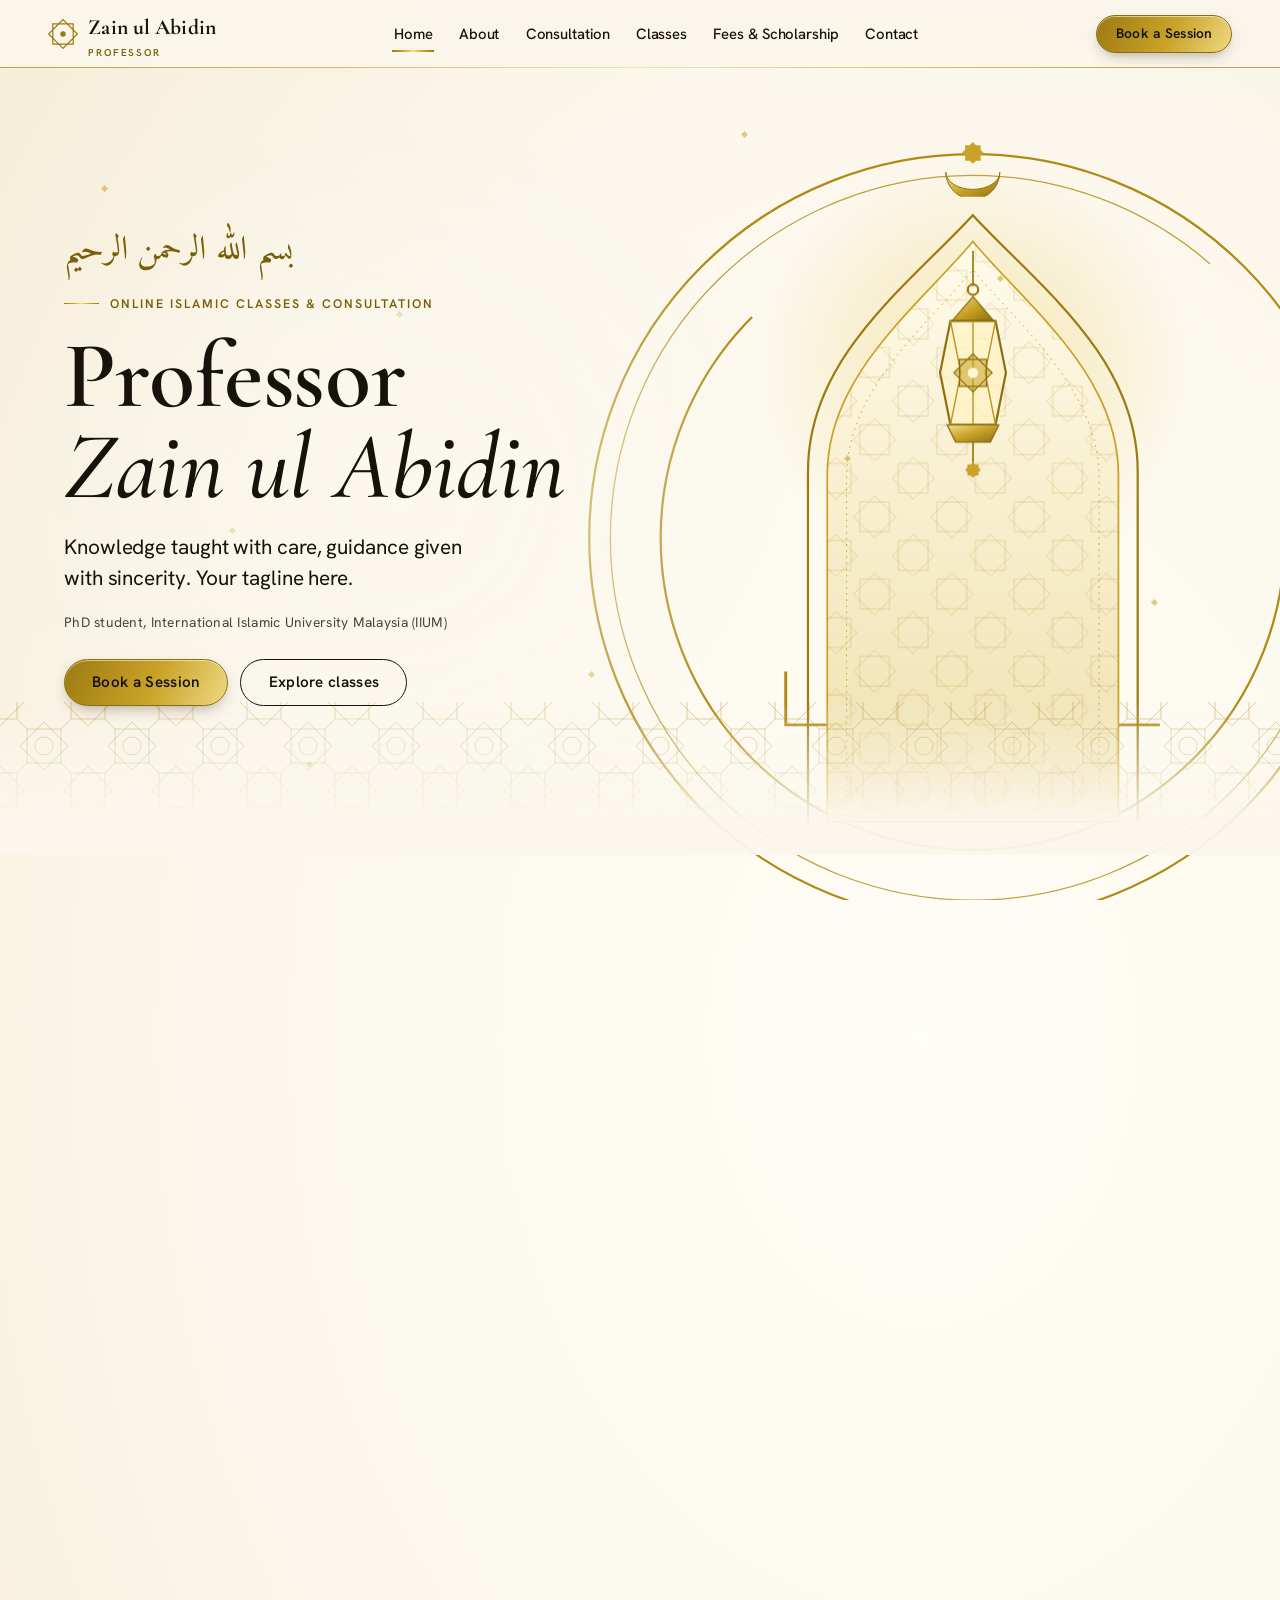
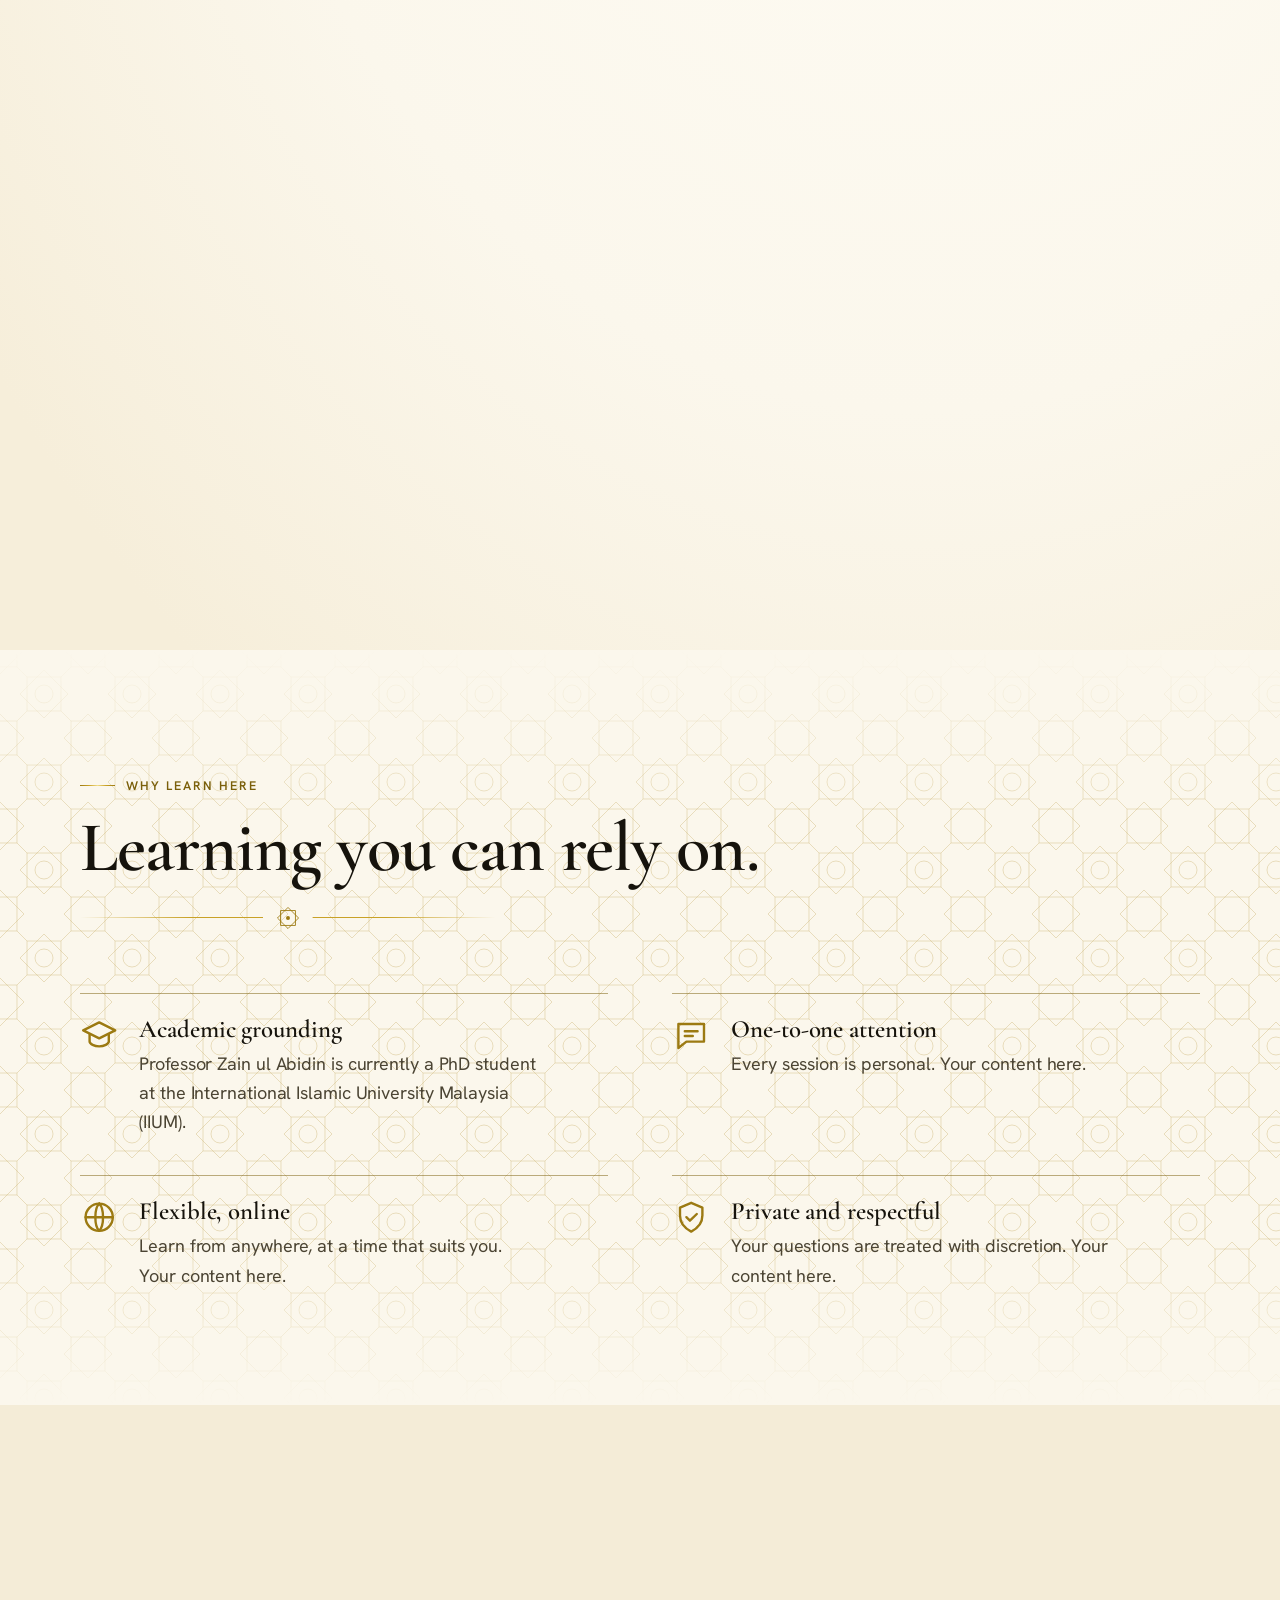
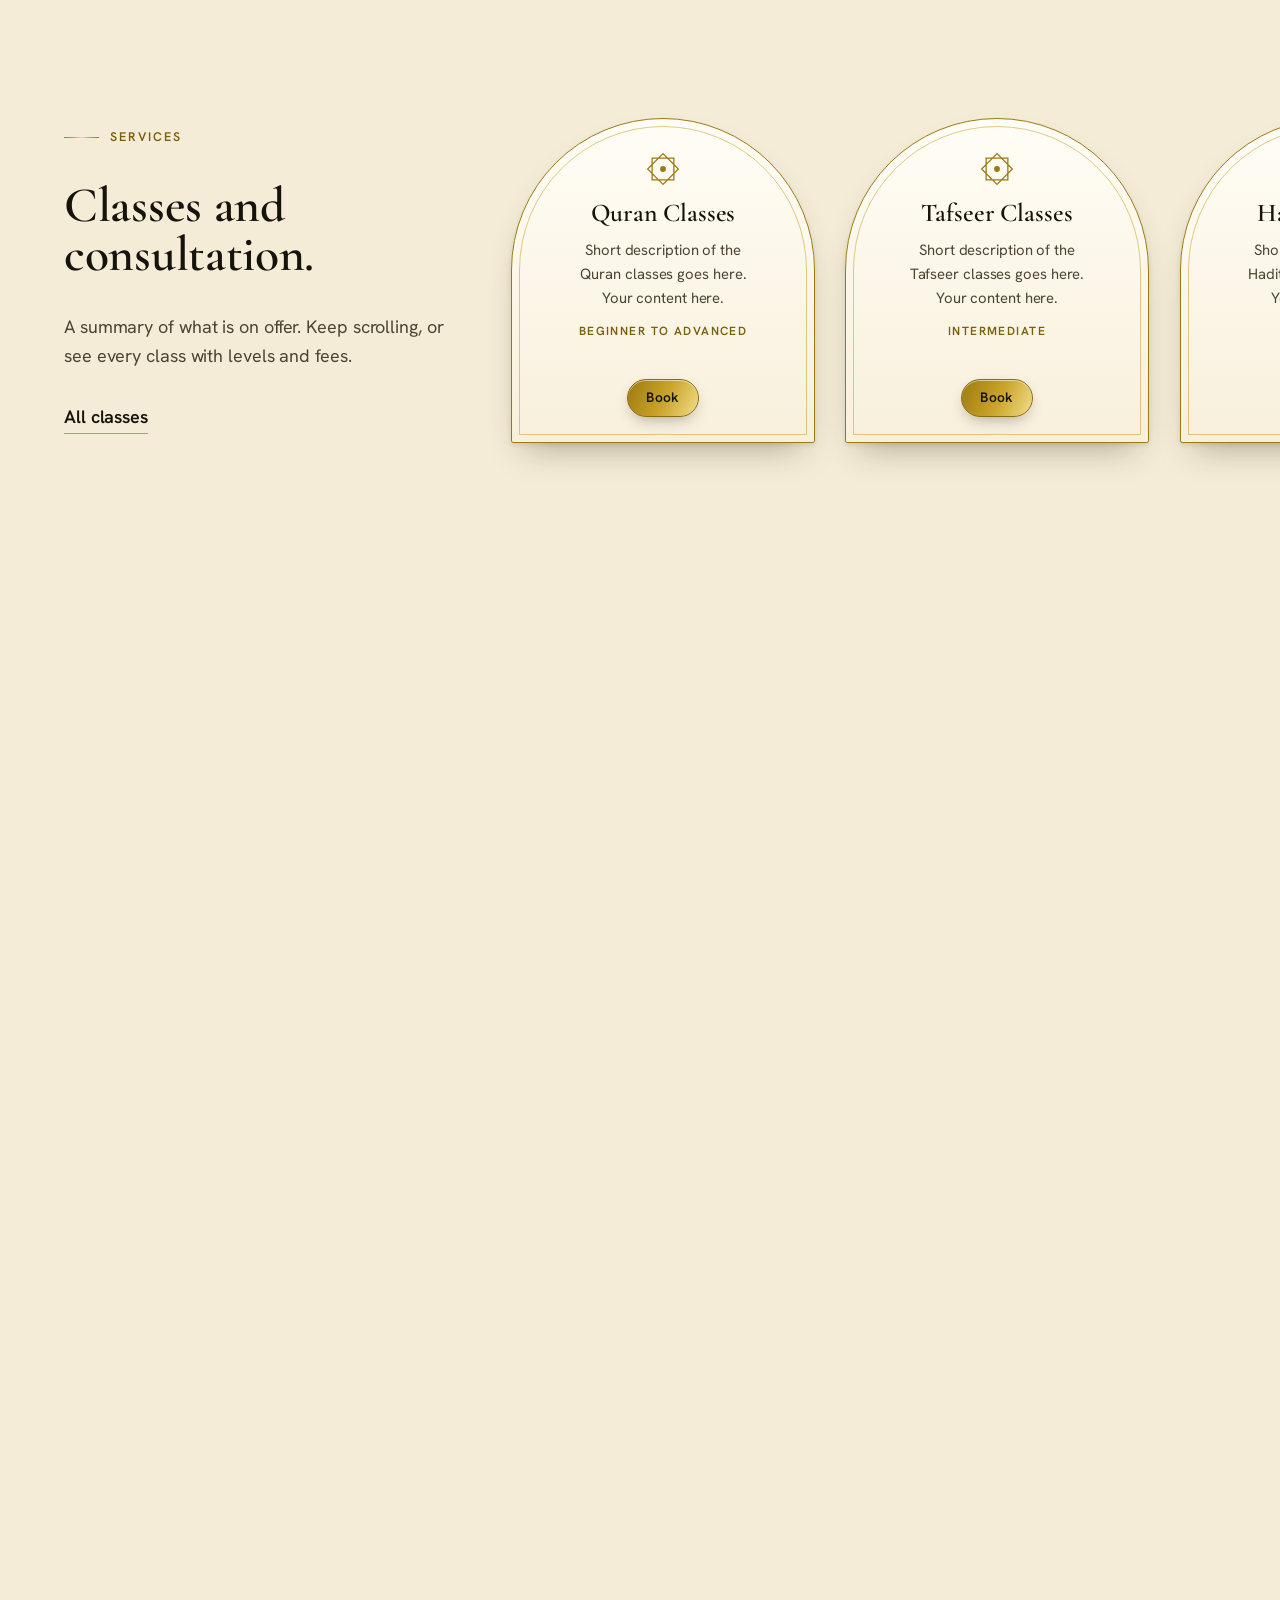
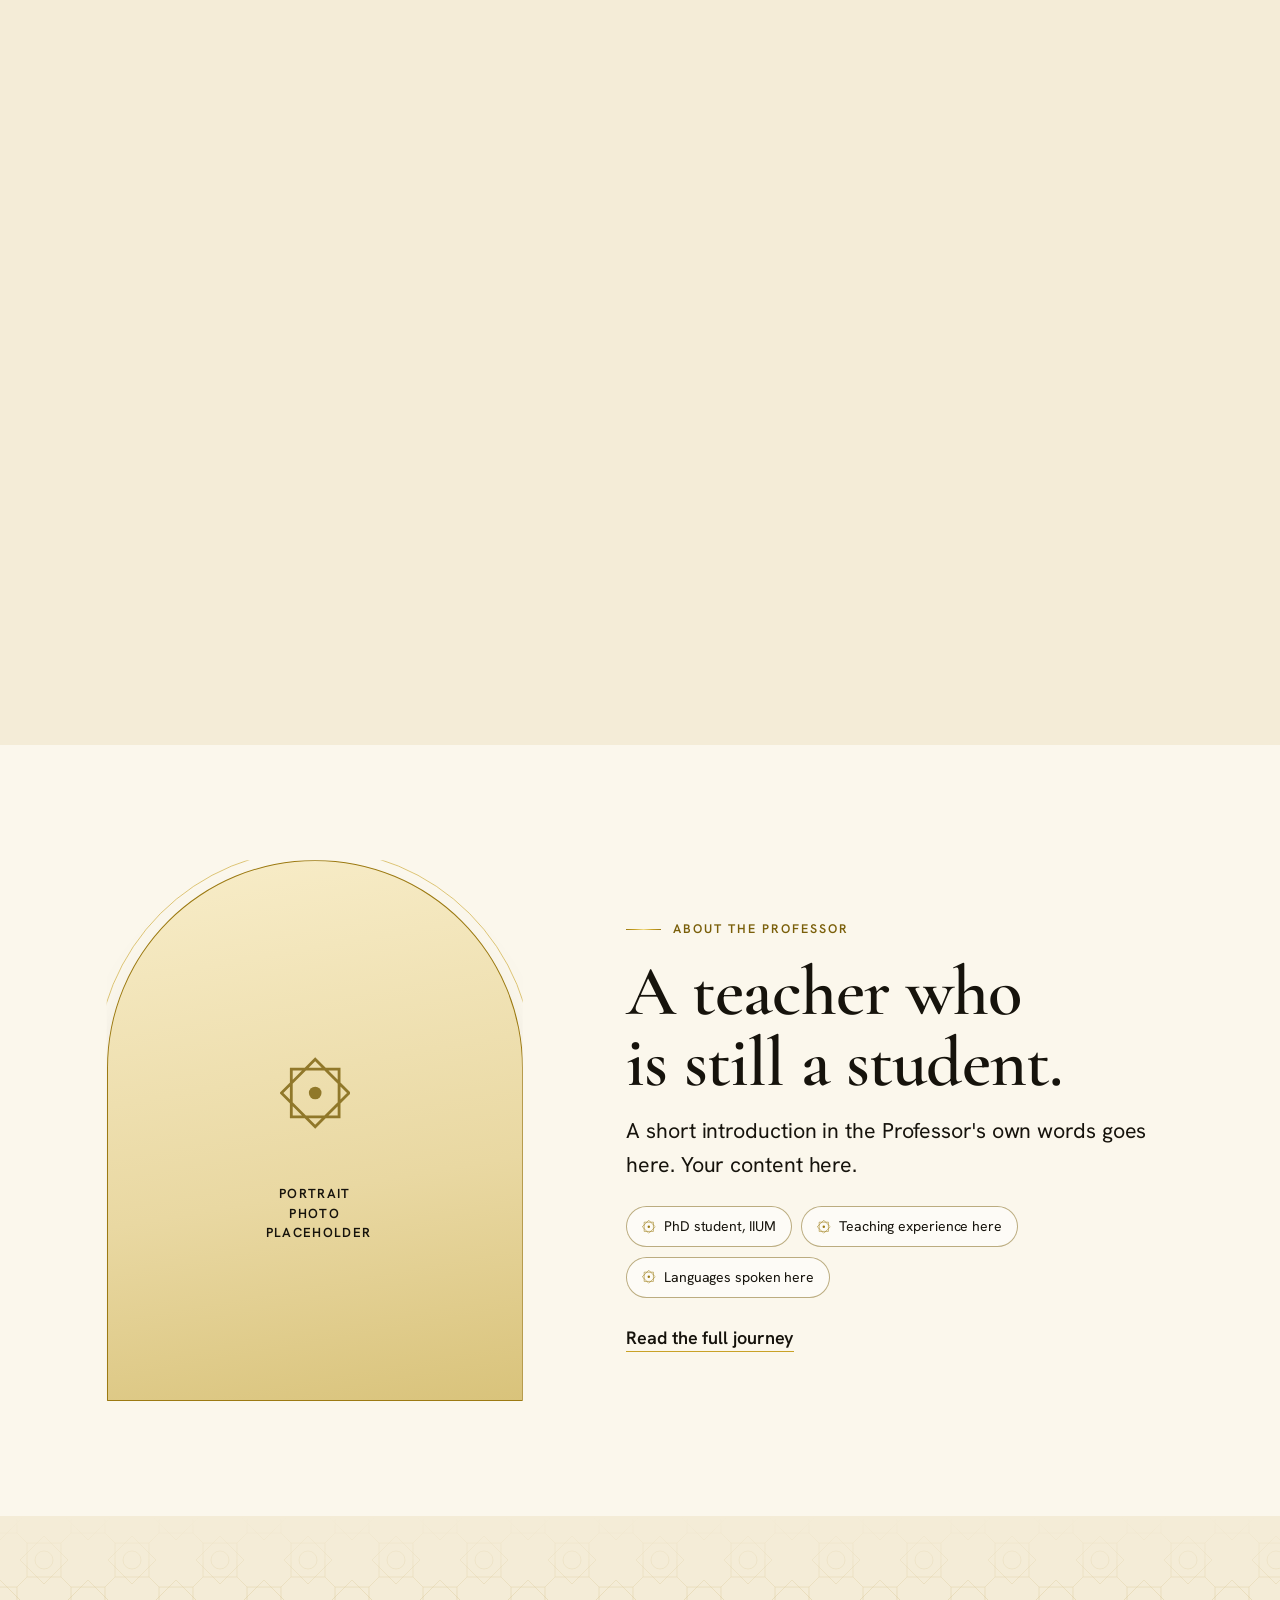
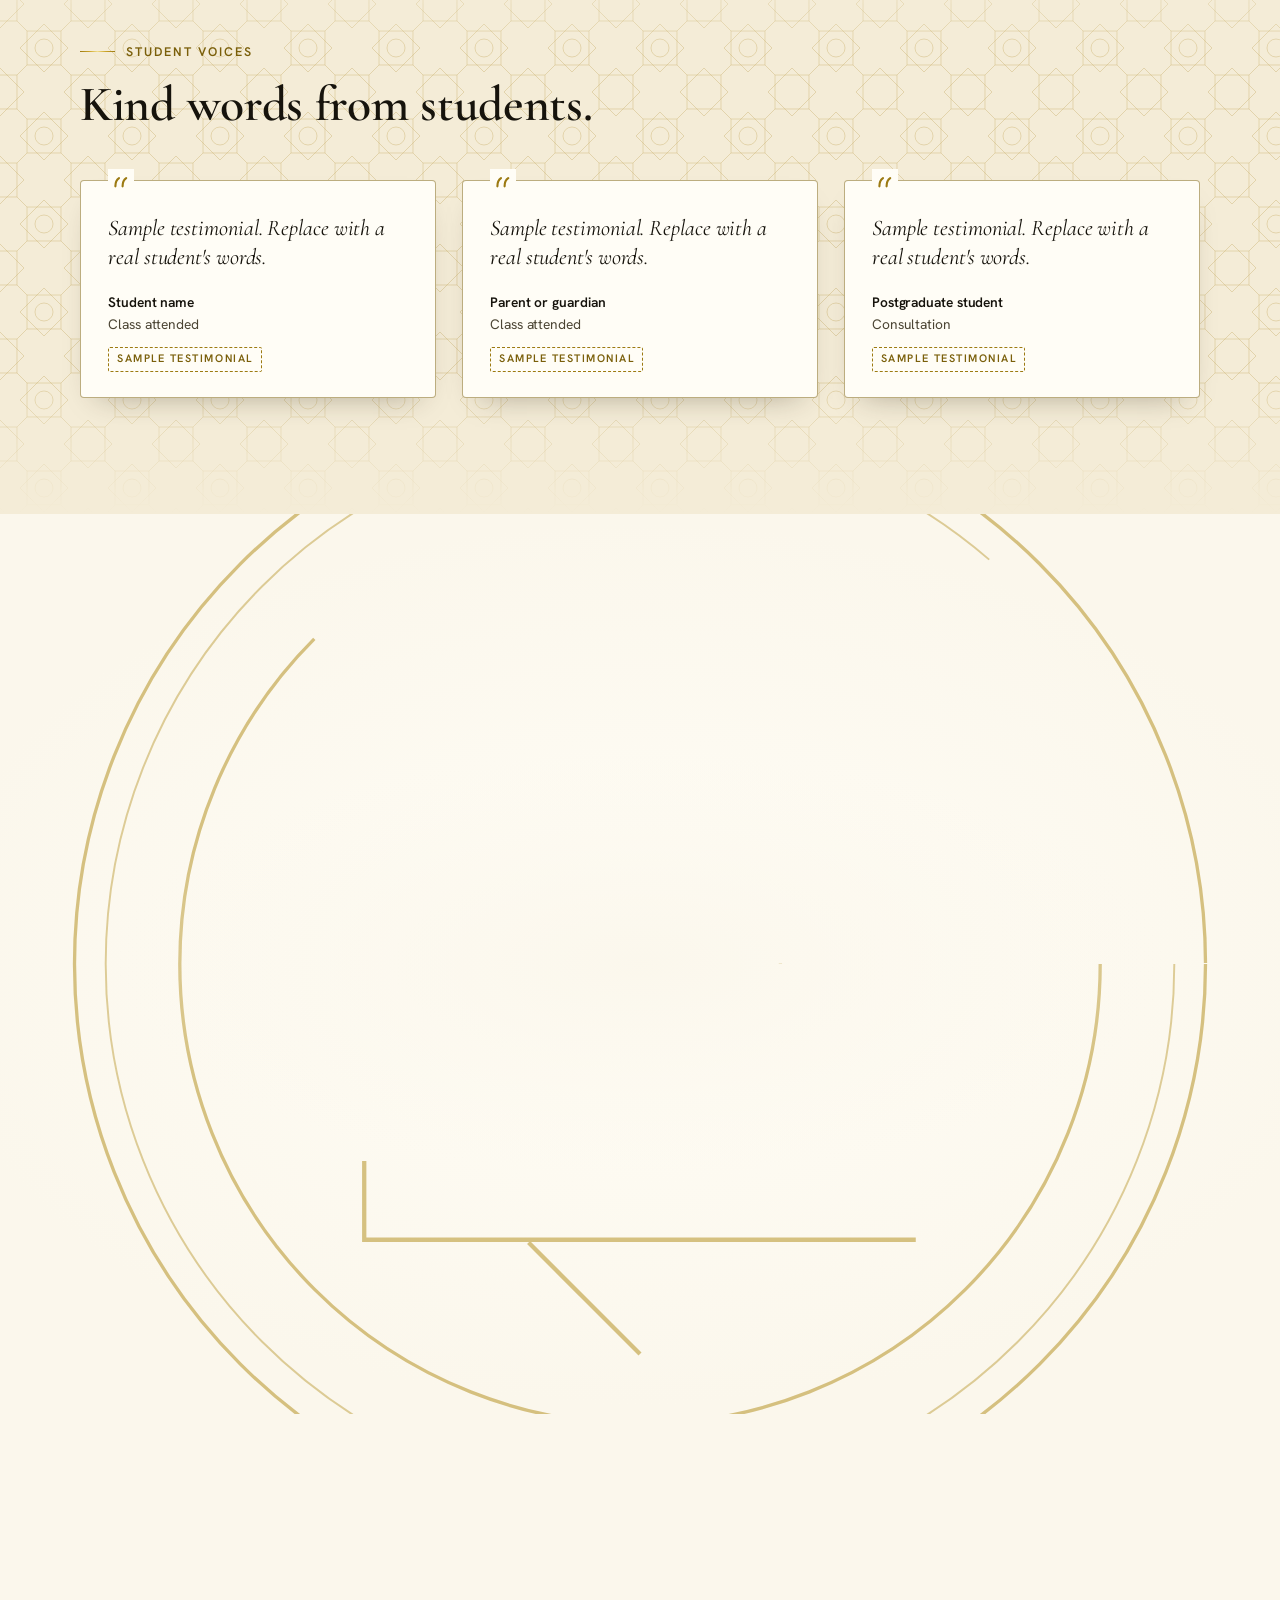
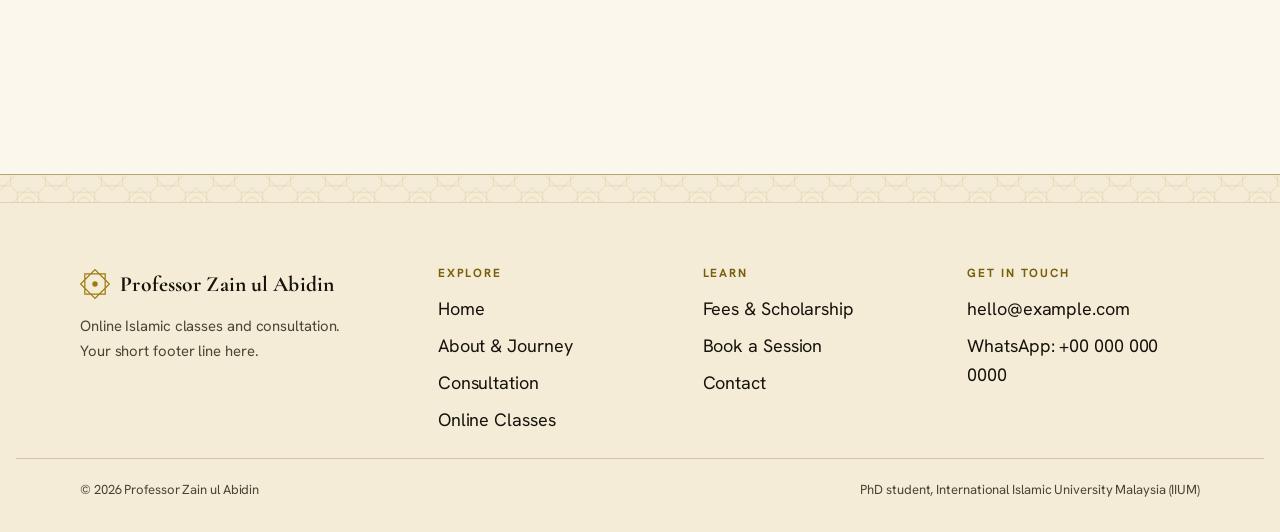
<file: index.html>
<!doctype html>
<html lang="en">
<head>
<meta charset="utf-8">
<meta name="viewport" content="width=device-width, initial-scale=1, viewport-fit=cover">
<title>Professor Zain ul Abidin | Online Islamic Classes & Consultation</title>
<meta name="description" content="Online Islamic classes and one-to-one consultation with Professor Zain ul Abidin, PhD student at International Islamic University Malaysia (IIUM). Book a session.">
<meta name="theme-color" content="#FBF7EC">
<meta property="og:title" content="Professor Zain ul Abidin | Online Islamic Classes & Consultation"><meta property="og:description" content="Online Islamic classes and one-to-one consultation with Professor Zain ul Abidin, PhD student at International Islamic University Malaysia (IIUM). Book a session."><meta property="og:type" content="website">
<link rel="icon" href="data:image/svg+xml,%3Csvg xmlns='http://www.w3.org/2000/svg' viewBox='0 0 100 100'%3E%3Crect width='100' height='100' rx='22' fill='%2316130C'/%3E%3Cpath d='M75.46 75.46 L24.54 75.46 L24.54 24.54 L75.46 24.54 Z M50 86 L14 50 L50 14 L86 50 Z' fill='none' stroke='%23C9A227' stroke-width='5'/%3E%3C/svg%3E">
<link rel="preconnect" href="https://fonts.googleapis.com"><link rel="preconnect" href="https://fonts.gstatic.com" crossorigin>
<link rel="stylesheet" href="https://fonts.googleapis.com/css2?family=Amiri:wght@400;700&family=Cormorant+Garamond:ital,wght@0,500;0,600;0,700;1,500;1,600&family=Hanken+Grotesk:wght@400;500;600;700&display=swap">
<link rel="stylesheet" href="assets/scrollcraft.css">
<link rel="stylesheet" href="assets/site.css">
<style>:root{--geo:url("data:image/svg+xml,%3Csvg%20xmlns%3D%27http%3A%2F%2Fwww.w3.org%2F2000%2Fsvg%27%20width%3D%2788%27%20height%3D%2788%27%20viewBox%3D%270%200%2088%2088%27%20fill%3D%27none%27%20stroke%3D%27%23A8841A%27%20stroke-width%3D%271%27%20stroke-opacity%3D%27.42%27%3E%3Cpath%20d%3D%27M60.97%2060.97%20L27.03%2060.97%20L27.03%2027.03%20L60.97%2027.03%20Z%20M44%2068%20L20%2044%20L44%2020%20L68%2044%20Z%27%2F%3E%3Cpath%20d%3D%27M16.97%2016.97%20L-16.97%2016.97%20L-16.97%20-16.97%20L16.97%20-16.97%20Z%20M0%2024%20L-24%200%20L0%20-24%20L24%200%20Z%27%2F%3E%3Cpath%20d%3D%27M104.97%2016.97%20L71.03%2016.97%20L71.03%20-16.97%20L104.97%20-16.97%20Z%20M88%2024%20L64%200%20L88%20-24%20L112%200%20Z%27%2F%3E%3Cpath%20d%3D%27M16.97%20104.97%20L-16.97%20104.97%20L-16.97%2071.03%20L16.97%2071.03%20Z%20M0%20112%20L-24%2088%20L0%2064%20L24%2088%20Z%27%2F%3E%3Cpath%20d%3D%27M104.97%20104.97%20L71.03%20104.97%20L71.03%2071.03%20L104.97%2071.03%20Z%20M88%20112%20L64%2088%20L88%2064%20L112%2088%20Z%27%2F%3E%3Cpath%20d%3D%27M17%2017%20L27%2027%20M71%2017%20L61%2027%20M17%2071%20L27%2061%20M71%2071%20L61%2061%27%2F%3E%3Ccircle%20cx%3D%2744%27%20cy%3D%2744%27%20r%3D%279%27%2F%3E%3C%2Fsvg%3E")}</style>
<noscript><style>[data-sc-in],[data-sc-stagger]>*,[data-sc-cue]{opacity:1!important;transform:none!important}[data-sc-reveal]{clip-path:none!important}</style></noscript>
</head>
<body>
<a class="skip" href="#main">Skip to content</a>
<svg width="0" height="0" style="position:absolute" aria-hidden="true" focusable="false"><defs>
<linearGradient id="gArch" x1="0" y1="0" x2="0" y2="1"><stop offset="0" stop-color="#FFFBEA"/><stop offset="1" stop-color="#EFE0AE"/></linearGradient>
<linearGradient id="gLant" x1="0" y1="0" x2="1" y2="1"><stop offset="0" stop-color="#F3DE8E"/><stop offset=".5" stop-color="#C9A227"/><stop offset="1" stop-color="#8C6D10"/></linearGradient>
<pattern id="pGeo" width="88" height="88" patternUnits="userSpaceOnUse"><g fill="none" stroke="#A8841A" stroke-width="1" stroke-opacity=".5"><path d="M60.97 60.97 L27.03 60.97 L27.03 27.03 L60.97 27.03 Z M44 68 L20 44 L44 20 L68 44 Z"/><path d="M16.97 16.97 L-16.97 16.97 L-16.97 -16.97 L16.97 -16.97 Z M0 24 L-24 0 L0 -24 L24 0 Z"/><path d="M104.97 16.97 L71.03 16.97 L71.03 -16.97 L104.97 -16.97 Z M88 24 L64 0 L88 -24 L112 0 Z"/><path d="M16.97 104.97 L-16.97 104.97 L-16.97 71.03 L16.97 71.03 Z M0 112 L-24 88 L0 64 L24 88 Z"/><path d="M104.97 104.97 L71.03 104.97 L71.03 71.03 L104.97 71.03 Z M88 112 L64 88 L88 64 L112 88 Z"/></g></pattern>
</defs>
<symbol id="star8" viewBox="0 0 100 100"><path d="M83.94 83.94 L16.06 83.94 L16.06 16.06 L83.94 16.06 Z M50 98 L2 50 L50 2 L98 50 Z" fill="none" stroke="currentColor" stroke-width="4" stroke-linejoin="miter"/><circle cx="50" cy="50" r="9" fill="currentColor"/></symbol>
<symbol id="star8f" viewBox="0 0 100 100"><polygon points="98,50 83.94,64.06 83.94,83.94 64.06,83.94 50,98 35.94,83.94 16.06,83.94 16.06,64.06 2,50 16.06,35.94 16.06,16.06 35.94,16.06 50,2 64.06,16.06 83.94,16.06 83.94,35.94" fill="currentColor"/></symbol>
<symbol id="crescent" viewBox="0 0 100 70"><path d="M6 30 A44 44 0 0 0 94 30 A44 28 0 0 1 6 30 Z" fill="url(#gLant)" stroke="#8C6D10" stroke-width="1.5" stroke-linejoin="round"/></symbol>
<symbol id="lantern" viewBox="0 0 120 262">
 <path d="M60 0 V40" stroke="#9C7A12" stroke-width="2" fill="none"/><circle cx="60" cy="44" r="6" fill="none" stroke="#9C7A12" stroke-width="2.5"/>
 <path d="M60 52 L36 80 H84 Z" fill="url(#gLant)" stroke="#8C6D10" stroke-width="1.5" stroke-linejoin="round"/>
 <path d="M34 80 H86 L98 140 L86 200 H34 L22 140 Z" fill="#FFF3C4" fill-opacity=".72" stroke="#8C6D10" stroke-width="2.5" stroke-linejoin="round"/>
 <path d="M34 80 L46 140 L34 200 M86 80 L74 140 L86 200 M60 80 V200" fill="none" stroke="#B8921B" stroke-width="1.6"/>
 <path d="M75.56 155.56 L44.44 155.56 L44.44 124.44 L75.56 124.44 Z M60 162 L38 140 L60 118 L82 140 Z" fill="#C9A227" fill-opacity=".55" stroke="#8C6D10" stroke-width="1.4"/>
 <circle cx="60" cy="140" r="6" fill="#FFF8DC"/>
 <path d="M30 200 H90 L80 220 H40 Z" fill="url(#gLant)" stroke="#8C6D10" stroke-width="1.5" stroke-linejoin="round"/>
 <path d="M60 220 V244" stroke="#9C7A12" stroke-width="2"/><polygon points="69,252 66.36,254.64 66.36,258.36 62.64,258.36 60,261 57.36,258.36 53.64,258.36 53.64,254.64 51,252 53.64,249.36 53.64,245.64 57.36,245.64 60,243 62.64,245.64 66.36,245.64 66.36,249.36" fill="#C9A227"/>
</symbol>
<symbol id="i-book" viewBox="0 0 24 24" fill="none" stroke="currentColor" stroke-width="1.5" stroke-linecap="round" stroke-linejoin="round"><path d="M4 5.5C4 4.7 4.7 4 5.5 4H11v15H5.5c-.8 0-1.5-.7-1.5-1.5zM20 5.5c0-.8-.7-1.5-1.5-1.5H13v15h5.5c.8 0 1.5-.7 1.5-1.5z"/></symbol>
<symbol id="i-chat" viewBox="0 0 24 24" fill="none" stroke="currentColor" stroke-width="1.5" stroke-linecap="round" stroke-linejoin="round"><path d="M4 5h16v11H9l-5 4z"/><path d="M8 9.5h8M8 12.5h5"/></symbol>
<symbol id="i-heart" viewBox="0 0 24 24" fill="none" stroke="currentColor" stroke-width="1.5" stroke-linecap="round" stroke-linejoin="round"><path d="M12 20s-7-4.5-7-10a4 4 0 0 1 7-2.5A4 4 0 0 1 19 10c0 5.5-7 10-7 10z"/></symbol>
<symbol id="i-globe" viewBox="0 0 24 24" fill="none" stroke="currentColor" stroke-width="1.5" stroke-linecap="round" stroke-linejoin="round"><circle cx="12" cy="12" r="8.5"/><path d="M3.5 12h17M12 3.5c3.2 3 3.2 14 0 17M12 3.5c-3.2 3-3.2 14 0 17"/></symbol>
<symbol id="i-clock" viewBox="0 0 24 24" fill="none" stroke="currentColor" stroke-width="1.5" stroke-linecap="round" stroke-linejoin="round"><circle cx="12" cy="12" r="8.5"/><path d="M12 7v5l3.2 2"/></symbol>
<symbol id="i-mail" viewBox="0 0 24 24" fill="none" stroke="currentColor" stroke-width="1.5" stroke-linecap="round" stroke-linejoin="round"><rect x="3.5" y="6" width="17" height="12" rx="1.5"/><path d="M4 7l8 6 8-6"/></symbol>
<symbol id="i-phone" viewBox="0 0 24 24" fill="none" stroke="currentColor" stroke-width="1.5" stroke-linecap="round" stroke-linejoin="round"><path d="M6 4h3l1.5 4-2 1.5a10 10 0 0 0 5 5l1.5-2 4 1.5v3a2 2 0 0 1-2 2A13 13 0 0 1 4 6a2 2 0 0 1 2-2z"/></symbol>
<symbol id="i-check" viewBox="0 0 24 24" fill="none" stroke="currentColor" stroke-width="1.5" stroke-linecap="round" stroke-linejoin="round"><path d="M5 12.5l4.5 4.5L19 7.5"/></symbol>
<symbol id="i-quote" viewBox="0 0 24 24" fill="none" stroke="currentColor" stroke-width="1.5" stroke-linecap="round" stroke-linejoin="round"><path d="M6 17c0-4 1-7 4-9M14 17c0-4 1-7 4-9" stroke-width="2.4"/></symbol>
<symbol id="i-cap" viewBox="0 0 24 24" fill="none" stroke="currentColor" stroke-width="1.5" stroke-linecap="round" stroke-linejoin="round"><path d="M2 9l10-5 10 5-10 5z"/><path d="M6 11.5V16c0 1.5 3 3 6 3s6-1.5 6-3v-4.5"/></symbol>
<symbol id="i-shield" viewBox="0 0 24 24" fill="none" stroke="currentColor" stroke-width="1.5" stroke-linecap="round" stroke-linejoin="round"><path d="M12 3l7 3v5c0 5-3 8-7 10-4-2-7-5-7-10V6z"/><path d="M9 12l2.2 2.2L15.5 10"/></symbol>
<symbol id="i-compass" viewBox="0 0 24 24" fill="none" stroke="currentColor" stroke-width="1.5" stroke-linecap="round" stroke-linejoin="round"><circle cx="12" cy="12" r="8.5"/><path d="M15.5 8.5l-2 5-5 2 2-5z"/></symbol>
<symbol id="i-pen" viewBox="0 0 24 24" fill="none" stroke="currentColor" stroke-width="1.5" stroke-linecap="round" stroke-linejoin="round"><path d="M4 20l1-4L16.5 4.5a2 2 0 0 1 3 3L8 19z"/><path d="M14.5 6.5l3 3"/></symbol>
</svg>
<span data-sc-progress aria-hidden="true"></span>
<header class="site-header"><div class="site-header__in">
<a class="brand" href="index.html" aria-label="Professor Zain ul Abidin, home"><svg aria-hidden="true"><use href="#star8"/></svg><span><b>Zain ul Abidin</b><small>Professor</small></span></a>
<nav class="nav" id="site-nav" aria-label="Main"><a href="index.html" aria-current="page">Home</a><a href="about.html">About</a><a href="consultation.html">Consultation</a><a href="classes.html">Classes</a><a href="fees.html">Fees & Scholarship</a><a href="contact.html">Contact</a></nav>
<a class="btn btn--sm" href="book.html">Book a Session</a>
<button class="nav-toggle" type="button" aria-expanded="false" aria-controls="site-nav" aria-label="Open menu"><span></span></button>
</div></header>
<main id="main">
<!-- HERO: layered planes. Rosette is drawn by scroll (signature move). -->
<section class="hero" data-sc-act="pin" data-sc-span="2.5" data-sc-drift="#FBF7EC">
<div data-sc-stage>
  <div class="hero__plane hero__rosette" data-sc-parallax="-1.1" aria-hidden="true"><div><svg viewBox="-300 -300 600 600" aria-hidden="true" focusable="false"><circle r="290" pathLength="1" class="draw " style="--a:0;--b:0.22"/><circle r="274" pathLength="1" class="draw t2" style="--a:0.03;--b:0.22"/><circle r="236" pathLength="1" class="draw " style="--a:0.07;--b:0.24"/><path d="M141.42 141.42 L-141.42 141.42 L-141.42 -141.42 L141.42 -141.42 Z" pathLength="1" class="draw t3" style="--a:0.14;--b:0.28"/><path d="M0 200 L-200 0 L0 -200 L200 0 Z" pathLength="1" class="draw t3" style="--a:0.2;--b:0.28"/><path d="M184.78 76.54 L-184.78 76.54 L76.54 -184.78 L76.54 184.78 L-184.78 -76.54 L184.78 -76.54 L-76.54 184.78 L-76.54 -184.78 Z" pathLength="1" class="draw t2" style="--a:0.3;--b:0.34"/><circle r="150" pathLength="1" class="draw t2" style="--a:0.34;--b:0.24"/><path d="M64.67 26.79 L218.04 90.31 M26.79 64.67 L90.31 218.04 M-26.79 64.67 L-90.31 218.04 M-64.67 26.79 L-218.04 90.31 M-64.67 -26.79 L-218.04 -90.31 M-26.79 -64.67 L-90.31 -218.04 M26.79 -64.67 L90.31 -218.04 M64.67 -26.79 L218.04 -90.31 " pathLength="1" class="draw t2" style="--a:0.4;--b:0.26"/><path d="M265.61 10.61 L244.39 10.61 L244.39 -10.61 L265.61 -10.61 Z M255 15 L240 0 L255 -15 L270 0 Z M190.92 190.92 L169.7 190.92 L169.7 169.7 L190.92 169.7 Z M180.31 195.31 L165.31 180.31 L180.31 165.31 L195.31 180.31 Z M10.61 265.61 L-10.61 265.61 L-10.61 244.39 L10.61 244.39 Z M0 270 L-15 255 L0 240 L15 255 Z M-169.7 190.92 L-190.92 190.92 L-190.92 169.7 L-169.7 169.7 Z M-180.31 195.31 L-195.31 180.31 L-180.31 165.31 L-165.31 180.31 Z M-244.39 10.61 L-265.61 10.61 L-265.61 -10.61 L-244.39 -10.61 Z M-255 15 L-270 0 L-255 -15 L-240 0 Z M-169.7 -169.7 L-190.92 -169.7 L-190.92 -190.92 L-169.7 -190.92 Z M-180.31 -165.31 L-195.31 -180.31 L-180.31 -195.31 L-165.31 -180.31 Z M10.61 -244.39 L-10.61 -244.39 L-10.61 -265.61 L10.61 -265.61 Z M0 -240 L-15 -255 L0 -270 L15 -255 Z M190.92 -169.7 L169.7 -169.7 L169.7 -190.92 L190.92 -190.92 Z M180.31 -165.31 L165.31 -180.31 L180.31 -195.31 L195.31 -180.31 Z " pathLength="1" class="draw t3" style="--a:0.5;--b:0.24"/><path d="M70.71 70.71 L-70.71 70.71 L-70.71 -70.71 L70.71 -70.71 Z M0 100 L-100 0 L0 -100 L100 0 Z" pathLength="1" class="draw t3" style="--a:0.5;--b:0.3"/><circle r="72" pathLength="1" class="draw " style="--a:0.56;--b:0.22"/><path d="M32.53 32.53 L-32.53 32.53 L-32.53 -32.53 L32.53 -32.53 Z M0 46 L-46 0 L0 -46 L46 0 Z" pathLength="1" class="draw t3" style="--a:0.62;--b:0.26"/><polygon class="fillstar" points="30,0 21.21,8.79 21.21,21.21 8.79,21.21 0,30 -8.79,21.21 -21.21,21.21 -21.21,8.79 -30,0 -21.21,-8.79 -21.21,-21.21 -8.79,-21.21 0,-30 8.79,-21.21 21.21,-21.21 21.21,-8.79"/></svg></div></div>
  <div class="hero__plane hero__glow" aria-hidden="true"></div>
  <div class="hero__plane hero__arch" data-sc-parallax="-0.5" aria-hidden="true">
    <svg viewBox="0 -80 400 780" preserveAspectRatio="xMidYMax meet">
      <path d="M12 700 V300 C12 170 126 88 200 8 C274 88 388 170 388 300 V700" fill="none" stroke="#9C7A12" stroke-width="2.5"/>
      <path d="M34 700 V304 C34 190 138 112 200 38 C262 112 366 190 366 304 V700 Z" fill="url(#gArch)" stroke="#C9A227" stroke-width="2"/>
      <path d="M34 700 V304 C34 190 138 112 200 38 C262 112 366 190 366 304 V700 Z" fill="url(#pGeo)" opacity=".55"/>
      <path d="M56 700 V308 C56 206 148 134 200 70 C252 134 344 206 344 308 V700" fill="none" stroke="#C9A227" stroke-width="1" stroke-dasharray="2 5"/>
      <use href="#crescent" x="165" y="-62" width="70" height="49"/><use href="#star8f" x="187" y="-76" width="26" height="26" style="color:#C9A227"/>
    </svg>
  </div>
  <div class="hero__plane hero__lantern" data-sc-parallax="-0.25" aria-hidden="true"><div class="sway"><svg viewBox="0 0 120 262" width="100%"><use href="#lantern"/></svg></div></div>
  <div class="hero__plane hero__dust" data-sc-parallax="0.6" aria-hidden="true"><i style="left:8%;top:24%;animation-delay:0s"></i><i style="left:18%;top:62%;animation-delay:-1.1s"></i><i style="left:31%;top:38%;animation-delay:-2.2s"></i><i style="left:46%;top:78%;animation-delay:-3.3000000000000003s"></i><i style="left:58%;top:18%;animation-delay:-4.4s"></i><i style="left:66%;top:54%;animation-delay:-5.5s"></i><i style="left:78%;top:34%;animation-delay:-6.6000000000000005s"></i><i style="left:90%;top:70%;animation-delay:-7.700000000000001s"></i><i style="left:24%;top:88%;animation-delay:-8.8s"></i></div>
  <div class="hero__plane hero__fg" data-sc-parallax="0.9" aria-hidden="true"></div>

  <div class="sc-copy hero__copy" data-sc-cue="0 0.58 0 0.3">
    <p class="bismillah ar" lang="ar">بسم الله الرحمن الرحيم</p>
    <span class="eyebrow">Online Islamic Classes &amp; Consultation</span>
    <h1 data-sc-kinetic="lines">Professor <em>Zain ul Abidin</em></h1>
    <p class="tagline" data-dummy>Knowledge taught with care, guidance given with sincerity. Your tagline here.</p>
    <p class="affil">PhD student, International Islamic University Malaysia (IIUM)</p>
    <div class="hero__actions"><a class="btn" href="book.html">Book a Session</a><a class="btn btn--ghost" href="classes.html">Explore classes</a></div>
  </div>
  <div class="sc-copy hero__copy2" data-sc-cue="0.46 1 0.3 0.22">
    <p class="big" data-dummy>A calm place to <em>learn</em>, to ask, and to be guided.</p>
    <p class="lede" style="margin-top:1.1rem" data-dummy>One-to-one sessions, online, at a pace that suits you.</p>
  </div>
</div>
</section>

<!-- TRUST -->
<section class="band geo-bg" data-sc-act="flow" id="trust">
<div class="wrap">
  <div class="head" data-sc-in data-sc-stagger="80"><span class="eyebrow">Why learn here</span><h2 class="sc-display sc-display--lg" style="margin-top:1.1rem" data-dummy>Learning you can rely on.</h2><div class="divider divider--left" aria-hidden="true"><svg><use href="#star8"/></svg></div></div>
  <div class="trust" data-sc-in data-sc-stagger="90">
    <article><svg aria-hidden="true"><use href="#i-cap"/></svg><div><h3>Academic grounding</h3><p>Professor Zain ul Abidin is currently a PhD student at the International Islamic University Malaysia (IIUM).</p></div></article>
    <article><svg aria-hidden="true"><use href="#i-chat"/></svg><div><h3>One-to-one attention</h3><p data-dummy>Every session is personal. Your content here.</p></div></article>
    <article><svg aria-hidden="true"><use href="#i-globe"/></svg><div><h3>Flexible, online</h3><p data-dummy>Learn from anywhere, at a time that suits you. Your content here.</p></div></article>
    <article><svg aria-hidden="true"><use href="#i-shield"/></svg><div><h3>Private and respectful</h3><p data-dummy>Your questions are treated with discretion. Your content here.</p></div></article>
  </div>
</div>
</section>

<!-- SERVICES: pan rail -->
<section class="rail-act" id="services" data-sc-act="pan" data-sc-span="4.6">
<div data-sc-stage>
  <div class="rail" data-sc-pan="0.04">
    <div class="rail__lead stack"><span class="eyebrow">Services</span><h2 class="sc-display sc-display--md">Classes and consultation.</h2><p class="sc-body" data-dummy>A summary of what is on offer. Keep scrolling, or see every class with levels and fees.</p><a class="link-arrow" href="classes.html" style="align-self:flex-start">All classes</a></div>
    <article class="arch-card" data-sc-tilt="5"><svg aria-hidden="true"><use href="#star8"/></svg><h3>Quran Classes</h3><p data-dummy>Short description of the Quran classes goes here. Your content here.</p><span class="meta">Beginner to Advanced</span><a class="btn btn--sm" href="book.html?service=quran">Book</a></article><article class="arch-card" data-sc-tilt="5"><svg aria-hidden="true"><use href="#star8"/></svg><h3>Tafseer Classes</h3><p data-dummy>Short description of the Tafseer classes goes here. Your content here.</p><span class="meta">Intermediate</span><a class="btn btn--sm" href="book.html?service=tafseer">Book</a></article><article class="arch-card" data-sc-tilt="5"><svg aria-hidden="true"><use href="#star8"/></svg><h3>Hadith Classes</h3><p data-dummy>Short description of the Hadith classes goes here. Your content here.</p><span class="meta">All levels</span><a class="btn btn--sm" href="book.html?service=hadith">Book</a></article><article class="arch-card" data-sc-tilt="5"><svg aria-hidden="true"><use href="#star8"/></svg><h3>Fiqh Classes</h3><p data-dummy>Short description of the Fiqh classes goes here. Your content here.</p><span class="meta">Intermediate</span><a class="btn btn--sm" href="book.html?service=fiqh">Book</a></article><article class="arch-card" data-sc-tilt="5"><svg aria-hidden="true"><use href="#star8"/></svg><h3>Daily Life Masail Consultation</h3><p data-dummy>Talk through everyday questions and decisions. Your content here.</p><span class="meta">Everyone</span><a class="btn btn--sm" href="book.html?service=masail">Book</a></article><article class="arch-card" data-sc-tilt="5"><svg aria-hidden="true"><use href="#star8"/></svg><h3>Assignment Consultation</h3><p data-dummy>Guidance on postgraduate assignments and research writing. Your content here.</p><span class="meta">Master and PhD</span><a class="btn btn--sm" href="book.html?service=assignment">Book</a></article>
    <div class="rail__end"><h3 class="sc-display sc-display--md" style="font-size:2.3rem" data-dummy>Not sure where to begin?</h3><p class="sc-body" data-dummy>Start with a general consultation and we will find the right path together.</p><a class="btn" href="consultation.html">General consultation</a></div>
  </div>
</div>
</section>

<!-- ABOUT teaser -->
<section class="band" data-sc-act="flow" id="about-teaser">
<div class="wrap split">
  <div class="portrait" data-sc-reveal="up" data-sc-reveal-at="0.12 0.5">
    <div class="portrait__frame">
      <div class="portrait__img" data-dummy><svg aria-hidden="true"><use href="#star8"/></svg><span>Portrait photo placeholder</span></div>
    </div>
  </div>
  <div class="stack" data-sc-in data-sc-stagger="80">
    <span class="eyebrow">About the Professor</span>
    <h2 class="sc-display sc-display--lg" data-dummy>A teacher who is still a student.</h2>
    <p class="lede" data-dummy>A short introduction in the Professor's own words goes here. Your content here.</p>
    <div class="facts"><span class="chip"><svg aria-hidden="true"><use href="#star8"/></svg>PhD student, IIUM</span><span class="chip" data-dummy><svg aria-hidden="true"><use href="#star8"/></svg>Teaching experience here</span><span class="chip" data-dummy><svg aria-hidden="true"><use href="#star8"/></svg>Languages spoken here</span></div>
    <p style="margin-top:1.6rem"><a class="link-arrow" href="about.html">Read the full journey</a></p>
  </div>
</div>
</section>

<!-- TESTIMONIALS (dummy) -->
<section class="band band--surface geo-bg" data-sc-act="flow" id="voices">
<div class="wrap">
  <div class="head" data-sc-in data-sc-stagger="80"><span class="eyebrow">Student voices</span><h2 class="sc-display sc-display--md" style="margin-top:1.1rem">Kind words from students.</h2></div>
  <div class="quotes" data-sc-in data-sc-stagger="90" data-dummy>
    <figure class="quote" style="margin:0"><svg aria-hidden="true"><use href="#i-quote"/></svg><blockquote>Sample testimonial. Replace with a real student's words.</blockquote><footer><b>Student name</b>Class attended<br><span class="tag-dummy">Sample testimonial</span></footer></figure>
    <figure class="quote" style="margin:0"><svg aria-hidden="true"><use href="#i-quote"/></svg><blockquote>Sample testimonial. Replace with a real student's words.</blockquote><footer><b>Parent or guardian</b>Class attended<br><span class="tag-dummy">Sample testimonial</span></footer></figure>
    <figure class="quote" style="margin:0"><svg aria-hidden="true"><use href="#i-quote"/></svg><blockquote>Sample testimonial. Replace with a real student's words.</blockquote><footer><b>Postgraduate student</b>Consultation<br><span class="tag-dummy">Sample testimonial</span></footer></figure>
  </div>
</div>
</section>

<!-- CLOSE -->
<section data-sc-act="pin" data-sc-span="1.4" id="begin">
<div data-sc-stage class="close" data-sc-spotlight>
  <div class="close__rosette" aria-hidden="true"><svg viewBox="-300 -300 600 600" aria-hidden="true" focusable="false"><circle r="290" pathLength="1" class="draw " style="--a:0;--b:0.22"/><circle r="274" pathLength="1" class="draw t2" style="--a:0.03;--b:0.22"/><circle r="236" pathLength="1" class="draw " style="--a:0.07;--b:0.24"/><path d="M141.42 141.42 L-141.42 141.42 L-141.42 -141.42 L141.42 -141.42 Z" pathLength="1" class="draw t3" style="--a:0.14;--b:0.28"/><path d="M0 200 L-200 0 L0 -200 L200 0 Z" pathLength="1" class="draw t3" style="--a:0.2;--b:0.28"/><path d="M184.78 76.54 L-184.78 76.54 L76.54 -184.78 L76.54 184.78 L-184.78 -76.54 L184.78 -76.54 L-76.54 184.78 L-76.54 -184.78 Z" pathLength="1" class="draw t2" style="--a:0.3;--b:0.34"/><circle r="150" pathLength="1" class="draw t2" style="--a:0.34;--b:0.24"/><path d="M64.67 26.79 L218.04 90.31 M26.79 64.67 L90.31 218.04 M-26.79 64.67 L-90.31 218.04 M-64.67 26.79 L-218.04 90.31 M-64.67 -26.79 L-218.04 -90.31 M-26.79 -64.67 L-90.31 -218.04 M26.79 -64.67 L90.31 -218.04 M64.67 -26.79 L218.04 -90.31 " pathLength="1" class="draw t2" style="--a:0.4;--b:0.26"/><path d="M265.61 10.61 L244.39 10.61 L244.39 -10.61 L265.61 -10.61 Z M255 15 L240 0 L255 -15 L270 0 Z M190.92 190.92 L169.7 190.92 L169.7 169.7 L190.92 169.7 Z M180.31 195.31 L165.31 180.31 L180.31 165.31 L195.31 180.31 Z M10.61 265.61 L-10.61 265.61 L-10.61 244.39 L10.61 244.39 Z M0 270 L-15 255 L0 240 L15 255 Z M-169.7 190.92 L-190.92 190.92 L-190.92 169.7 L-169.7 169.7 Z M-180.31 195.31 L-195.31 180.31 L-180.31 165.31 L-165.31 180.31 Z M-244.39 10.61 L-265.61 10.61 L-265.61 -10.61 L-244.39 -10.61 Z M-255 15 L-270 0 L-255 -15 L-240 0 Z M-169.7 -169.7 L-190.92 -169.7 L-190.92 -190.92 L-169.7 -190.92 Z M-180.31 -165.31 L-195.31 -180.31 L-180.31 -195.31 L-165.31 -180.31 Z M10.61 -244.39 L-10.61 -244.39 L-10.61 -265.61 L10.61 -265.61 Z M0 -240 L-15 -255 L0 -270 L15 -255 Z M190.92 -169.7 L169.7 -169.7 L169.7 -190.92 L190.92 -190.92 Z M180.31 -165.31 L165.31 -180.31 L180.31 -195.31 L195.31 -180.31 Z " pathLength="1" class="draw t3" style="--a:0.5;--b:0.24"/><path d="M70.71 70.71 L-70.71 70.71 L-70.71 -70.71 L70.71 -70.71 Z M0 100 L-100 0 L0 -100 L100 0 Z" pathLength="1" class="draw t3" style="--a:0.5;--b:0.3"/><circle r="72" pathLength="1" class="draw " style="--a:0.56;--b:0.22"/><path d="M32.53 32.53 L-32.53 32.53 L-32.53 -32.53 L32.53 -32.53 Z M0 46 L-46 0 L0 -46 L46 0 Z" pathLength="1" class="draw t3" style="--a:0.62;--b:0.26"/><polygon class="fillstar" points="30,0 21.21,8.79 21.21,21.21 8.79,21.21 0,30 -8.79,21.21 -21.21,21.21 -21.21,8.79 -30,0 -21.21,-8.79 -21.21,-21.21 -8.79,-21.21 0,-30 8.79,-21.21 21.21,-21.21 21.21,-8.79"/></svg></div>
  <div class="close__inner">
    <h2 class="sc-display sc-display--lg" data-sc-cue="0 1 0 0" data-sc-kinetic="lines" data-dummy>Begin with a single conversation.</h2>
    <p class="lede" data-sc-cue="0 1 0 0" data-dummy>Choose 30, 45 or 60 minutes, pick a time, and you will receive a confirmation by email.</p>
    <a class="btn btn--lg" href="book.html" data-sc-magnet="0.26" data-sc-cue="0 1 0 0" data-sc-rise="0">Book a Session</a>
  </div>
</div>
</section>
</main>
<footer class="site-footer"><div class="site-footer__band" aria-hidden="true"></div>
<div class="site-footer__in">
<div><a class="brand" href="index.html"><svg aria-hidden="true"><use href="#star8"/></svg><span><b>Professor Zain ul Abidin</b></span></a>
<p data-dummy>Online Islamic classes and consultation. Your short footer line here.</p></div>
<div><h4>Explore</h4><ul><li><a href="index.html">Home</a></li><li><a href="about.html">About &amp; Journey</a></li><li><a href="consultation.html">Consultation</a></li><li><a href="classes.html">Online Classes</a></li></ul></div>
<div><h4>Learn</h4><ul><li><a href="fees.html">Fees &amp; Scholarship</a></li><li><a href="book.html">Book a Session</a></li><li><a href="contact.html">Contact</a></li></ul></div>
<div><h4>Get in touch</h4><ul><li><a href="mailto:hello@example.com" data-dummy>hello@example.com</a></li><li><a href="https://wa.me/0000000000" data-dummy>WhatsApp: +00 000 000 0000</a></li></ul></div>
</div>
<div class="site-footer__base"><span>&copy; 2026 Professor Zain ul Abidin</span><span>PhD student, International Islamic University Malaysia (IIUM)</span></div></footer>

<script src="assets/scrollcraft.js"></script>
<script src="assets/site.js"></script>
</body>
</html>
</file>
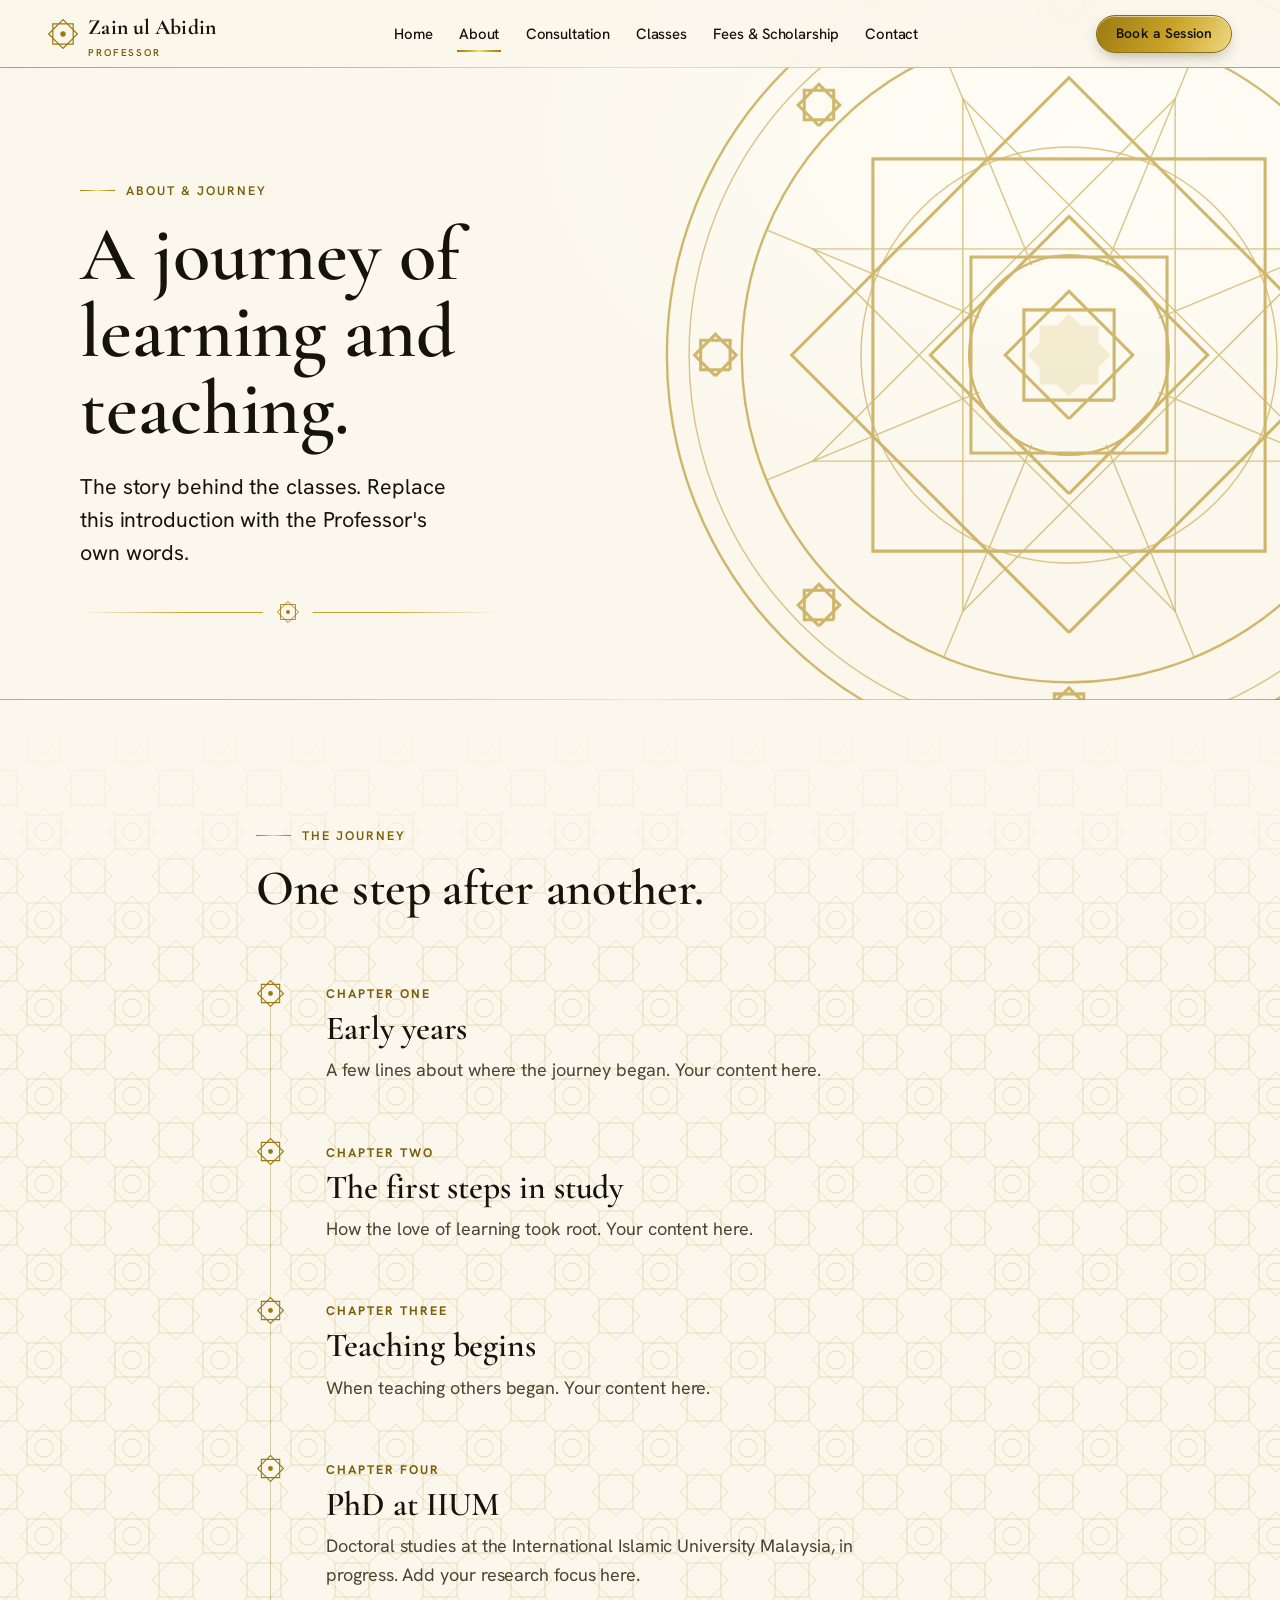
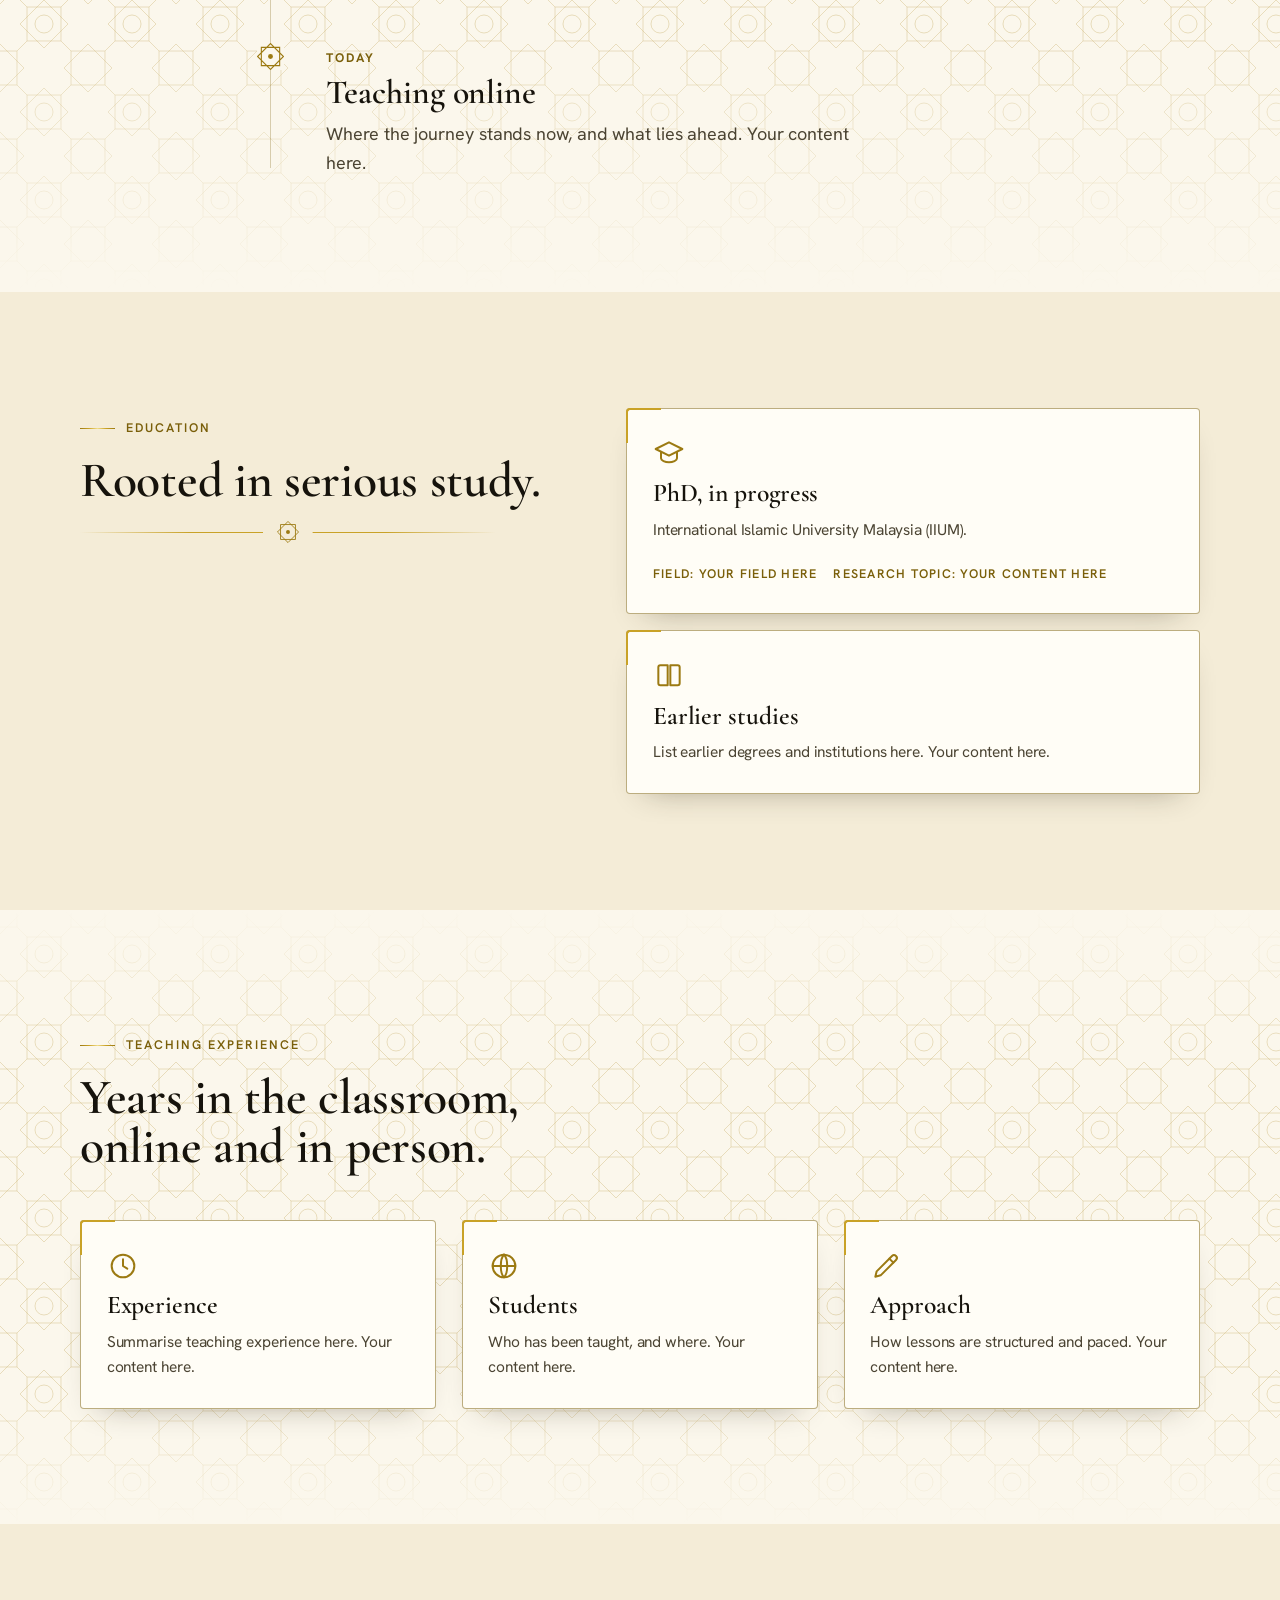
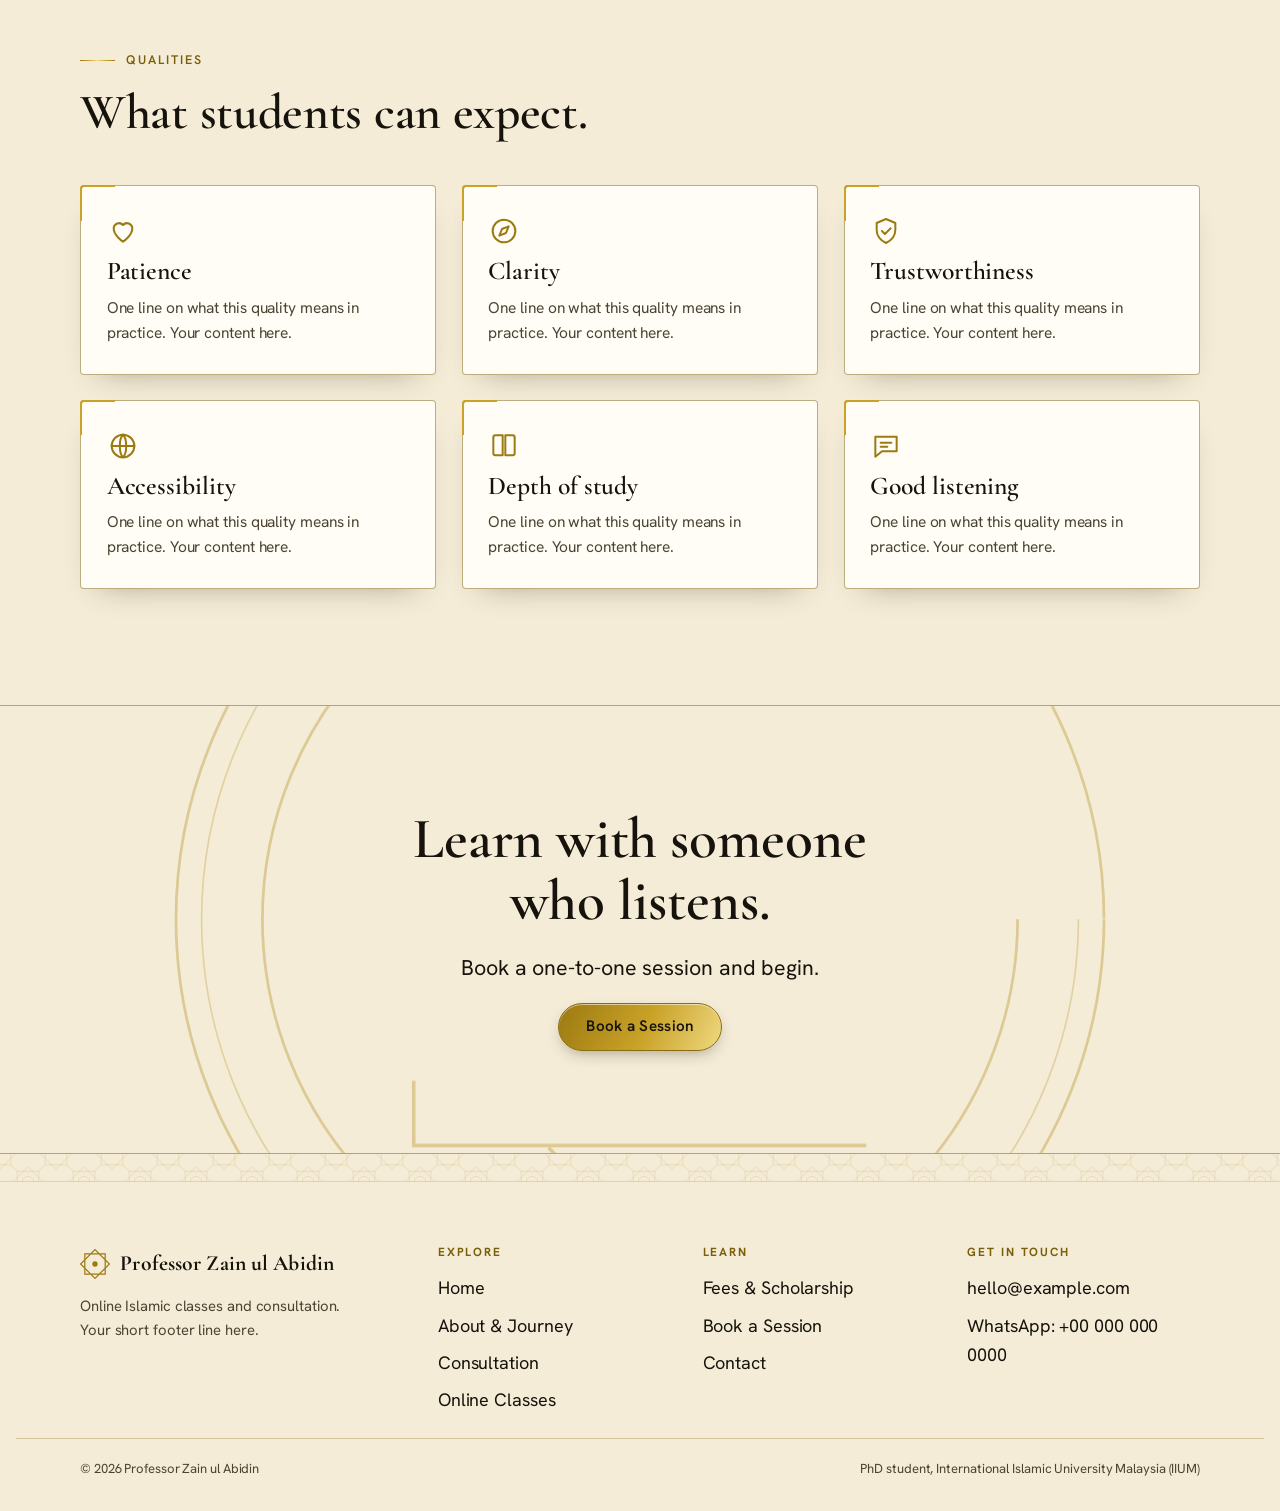
<file: about.html>
<!doctype html>
<html lang="en">
<head>
<meta charset="utf-8">
<meta name="viewport" content="width=device-width, initial-scale=1, viewport-fit=cover">
<title>About & Journey | Professor Zain ul Abidin</title>
<meta name="description" content="The journey, education and teaching of Professor Zain ul Abidin, PhD student at International Islamic University Malaysia (IIUM).">
<meta name="theme-color" content="#FBF7EC">
<meta property="og:title" content="About & Journey | Professor Zain ul Abidin"><meta property="og:description" content="The journey, education and teaching of Professor Zain ul Abidin, PhD student at International Islamic University Malaysia (IIUM)."><meta property="og:type" content="website">
<link rel="icon" href="data:image/svg+xml,%3Csvg xmlns='http://www.w3.org/2000/svg' viewBox='0 0 100 100'%3E%3Crect width='100' height='100' rx='22' fill='%2316130C'/%3E%3Cpath d='M75.46 75.46 L24.54 75.46 L24.54 24.54 L75.46 24.54 Z M50 86 L14 50 L50 14 L86 50 Z' fill='none' stroke='%23C9A227' stroke-width='5'/%3E%3C/svg%3E">
<link rel="preconnect" href="https://fonts.googleapis.com"><link rel="preconnect" href="https://fonts.gstatic.com" crossorigin>
<link rel="stylesheet" href="https://fonts.googleapis.com/css2?family=Amiri:wght@400;700&family=Cormorant+Garamond:ital,wght@0,500;0,600;0,700;1,500;1,600&family=Hanken+Grotesk:wght@400;500;600;700&display=swap">
<link rel="stylesheet" href="assets/scrollcraft.css">
<link rel="stylesheet" href="assets/site.css">
<style>:root{--geo:url("data:image/svg+xml,%3Csvg%20xmlns%3D%27http%3A%2F%2Fwww.w3.org%2F2000%2Fsvg%27%20width%3D%2788%27%20height%3D%2788%27%20viewBox%3D%270%200%2088%2088%27%20fill%3D%27none%27%20stroke%3D%27%23A8841A%27%20stroke-width%3D%271%27%20stroke-opacity%3D%27.42%27%3E%3Cpath%20d%3D%27M60.97%2060.97%20L27.03%2060.97%20L27.03%2027.03%20L60.97%2027.03%20Z%20M44%2068%20L20%2044%20L44%2020%20L68%2044%20Z%27%2F%3E%3Cpath%20d%3D%27M16.97%2016.97%20L-16.97%2016.97%20L-16.97%20-16.97%20L16.97%20-16.97%20Z%20M0%2024%20L-24%200%20L0%20-24%20L24%200%20Z%27%2F%3E%3Cpath%20d%3D%27M104.97%2016.97%20L71.03%2016.97%20L71.03%20-16.97%20L104.97%20-16.97%20Z%20M88%2024%20L64%200%20L88%20-24%20L112%200%20Z%27%2F%3E%3Cpath%20d%3D%27M16.97%20104.97%20L-16.97%20104.97%20L-16.97%2071.03%20L16.97%2071.03%20Z%20M0%20112%20L-24%2088%20L0%2064%20L24%2088%20Z%27%2F%3E%3Cpath%20d%3D%27M104.97%20104.97%20L71.03%20104.97%20L71.03%2071.03%20L104.97%2071.03%20Z%20M88%20112%20L64%2088%20L88%2064%20L112%2088%20Z%27%2F%3E%3Cpath%20d%3D%27M17%2017%20L27%2027%20M71%2017%20L61%2027%20M17%2071%20L27%2061%20M71%2071%20L61%2061%27%2F%3E%3Ccircle%20cx%3D%2744%27%20cy%3D%2744%27%20r%3D%279%27%2F%3E%3C%2Fsvg%3E")}</style>
<noscript><style>[data-sc-in],[data-sc-stagger]>*,[data-sc-cue]{opacity:1!important;transform:none!important}[data-sc-reveal]{clip-path:none!important}</style></noscript>
</head>
<body>
<a class="skip" href="#main">Skip to content</a>
<svg width="0" height="0" style="position:absolute" aria-hidden="true" focusable="false"><defs>
<linearGradient id="gArch" x1="0" y1="0" x2="0" y2="1"><stop offset="0" stop-color="#FFFBEA"/><stop offset="1" stop-color="#EFE0AE"/></linearGradient>
<linearGradient id="gLant" x1="0" y1="0" x2="1" y2="1"><stop offset="0" stop-color="#F3DE8E"/><stop offset=".5" stop-color="#C9A227"/><stop offset="1" stop-color="#8C6D10"/></linearGradient>
<pattern id="pGeo" width="88" height="88" patternUnits="userSpaceOnUse"><g fill="none" stroke="#A8841A" stroke-width="1" stroke-opacity=".5"><path d="M60.97 60.97 L27.03 60.97 L27.03 27.03 L60.97 27.03 Z M44 68 L20 44 L44 20 L68 44 Z"/><path d="M16.97 16.97 L-16.97 16.97 L-16.97 -16.97 L16.97 -16.97 Z M0 24 L-24 0 L0 -24 L24 0 Z"/><path d="M104.97 16.97 L71.03 16.97 L71.03 -16.97 L104.97 -16.97 Z M88 24 L64 0 L88 -24 L112 0 Z"/><path d="M16.97 104.97 L-16.97 104.97 L-16.97 71.03 L16.97 71.03 Z M0 112 L-24 88 L0 64 L24 88 Z"/><path d="M104.97 104.97 L71.03 104.97 L71.03 71.03 L104.97 71.03 Z M88 112 L64 88 L88 64 L112 88 Z"/></g></pattern>
</defs>
<symbol id="star8" viewBox="0 0 100 100"><path d="M83.94 83.94 L16.06 83.94 L16.06 16.06 L83.94 16.06 Z M50 98 L2 50 L50 2 L98 50 Z" fill="none" stroke="currentColor" stroke-width="4" stroke-linejoin="miter"/><circle cx="50" cy="50" r="9" fill="currentColor"/></symbol>
<symbol id="star8f" viewBox="0 0 100 100"><polygon points="98,50 83.94,64.06 83.94,83.94 64.06,83.94 50,98 35.94,83.94 16.06,83.94 16.06,64.06 2,50 16.06,35.94 16.06,16.06 35.94,16.06 50,2 64.06,16.06 83.94,16.06 83.94,35.94" fill="currentColor"/></symbol>
<symbol id="crescent" viewBox="0 0 100 70"><path d="M6 30 A44 44 0 0 0 94 30 A44 28 0 0 1 6 30 Z" fill="url(#gLant)" stroke="#8C6D10" stroke-width="1.5" stroke-linejoin="round"/></symbol>
<symbol id="lantern" viewBox="0 0 120 262">
 <path d="M60 0 V40" stroke="#9C7A12" stroke-width="2" fill="none"/><circle cx="60" cy="44" r="6" fill="none" stroke="#9C7A12" stroke-width="2.5"/>
 <path d="M60 52 L36 80 H84 Z" fill="url(#gLant)" stroke="#8C6D10" stroke-width="1.5" stroke-linejoin="round"/>
 <path d="M34 80 H86 L98 140 L86 200 H34 L22 140 Z" fill="#FFF3C4" fill-opacity=".72" stroke="#8C6D10" stroke-width="2.5" stroke-linejoin="round"/>
 <path d="M34 80 L46 140 L34 200 M86 80 L74 140 L86 200 M60 80 V200" fill="none" stroke="#B8921B" stroke-width="1.6"/>
 <path d="M75.56 155.56 L44.44 155.56 L44.44 124.44 L75.56 124.44 Z M60 162 L38 140 L60 118 L82 140 Z" fill="#C9A227" fill-opacity=".55" stroke="#8C6D10" stroke-width="1.4"/>
 <circle cx="60" cy="140" r="6" fill="#FFF8DC"/>
 <path d="M30 200 H90 L80 220 H40 Z" fill="url(#gLant)" stroke="#8C6D10" stroke-width="1.5" stroke-linejoin="round"/>
 <path d="M60 220 V244" stroke="#9C7A12" stroke-width="2"/><polygon points="69,252 66.36,254.64 66.36,258.36 62.64,258.36 60,261 57.36,258.36 53.64,258.36 53.64,254.64 51,252 53.64,249.36 53.64,245.64 57.36,245.64 60,243 62.64,245.64 66.36,245.64 66.36,249.36" fill="#C9A227"/>
</symbol>
<symbol id="i-book" viewBox="0 0 24 24" fill="none" stroke="currentColor" stroke-width="1.5" stroke-linecap="round" stroke-linejoin="round"><path d="M4 5.5C4 4.7 4.7 4 5.5 4H11v15H5.5c-.8 0-1.5-.7-1.5-1.5zM20 5.5c0-.8-.7-1.5-1.5-1.5H13v15h5.5c.8 0 1.5-.7 1.5-1.5z"/></symbol>
<symbol id="i-chat" viewBox="0 0 24 24" fill="none" stroke="currentColor" stroke-width="1.5" stroke-linecap="round" stroke-linejoin="round"><path d="M4 5h16v11H9l-5 4z"/><path d="M8 9.5h8M8 12.5h5"/></symbol>
<symbol id="i-heart" viewBox="0 0 24 24" fill="none" stroke="currentColor" stroke-width="1.5" stroke-linecap="round" stroke-linejoin="round"><path d="M12 20s-7-4.5-7-10a4 4 0 0 1 7-2.5A4 4 0 0 1 19 10c0 5.5-7 10-7 10z"/></symbol>
<symbol id="i-globe" viewBox="0 0 24 24" fill="none" stroke="currentColor" stroke-width="1.5" stroke-linecap="round" stroke-linejoin="round"><circle cx="12" cy="12" r="8.5"/><path d="M3.5 12h17M12 3.5c3.2 3 3.2 14 0 17M12 3.5c-3.2 3-3.2 14 0 17"/></symbol>
<symbol id="i-clock" viewBox="0 0 24 24" fill="none" stroke="currentColor" stroke-width="1.5" stroke-linecap="round" stroke-linejoin="round"><circle cx="12" cy="12" r="8.5"/><path d="M12 7v5l3.2 2"/></symbol>
<symbol id="i-mail" viewBox="0 0 24 24" fill="none" stroke="currentColor" stroke-width="1.5" stroke-linecap="round" stroke-linejoin="round"><rect x="3.5" y="6" width="17" height="12" rx="1.5"/><path d="M4 7l8 6 8-6"/></symbol>
<symbol id="i-phone" viewBox="0 0 24 24" fill="none" stroke="currentColor" stroke-width="1.5" stroke-linecap="round" stroke-linejoin="round"><path d="M6 4h3l1.5 4-2 1.5a10 10 0 0 0 5 5l1.5-2 4 1.5v3a2 2 0 0 1-2 2A13 13 0 0 1 4 6a2 2 0 0 1 2-2z"/></symbol>
<symbol id="i-check" viewBox="0 0 24 24" fill="none" stroke="currentColor" stroke-width="1.5" stroke-linecap="round" stroke-linejoin="round"><path d="M5 12.5l4.5 4.5L19 7.5"/></symbol>
<symbol id="i-quote" viewBox="0 0 24 24" fill="none" stroke="currentColor" stroke-width="1.5" stroke-linecap="round" stroke-linejoin="round"><path d="M6 17c0-4 1-7 4-9M14 17c0-4 1-7 4-9" stroke-width="2.4"/></symbol>
<symbol id="i-cap" viewBox="0 0 24 24" fill="none" stroke="currentColor" stroke-width="1.5" stroke-linecap="round" stroke-linejoin="round"><path d="M2 9l10-5 10 5-10 5z"/><path d="M6 11.5V16c0 1.5 3 3 6 3s6-1.5 6-3v-4.5"/></symbol>
<symbol id="i-shield" viewBox="0 0 24 24" fill="none" stroke="currentColor" stroke-width="1.5" stroke-linecap="round" stroke-linejoin="round"><path d="M12 3l7 3v5c0 5-3 8-7 10-4-2-7-5-7-10V6z"/><path d="M9 12l2.2 2.2L15.5 10"/></symbol>
<symbol id="i-compass" viewBox="0 0 24 24" fill="none" stroke="currentColor" stroke-width="1.5" stroke-linecap="round" stroke-linejoin="round"><circle cx="12" cy="12" r="8.5"/><path d="M15.5 8.5l-2 5-5 2 2-5z"/></symbol>
<symbol id="i-pen" viewBox="0 0 24 24" fill="none" stroke="currentColor" stroke-width="1.5" stroke-linecap="round" stroke-linejoin="round"><path d="M4 20l1-4L16.5 4.5a2 2 0 0 1 3 3L8 19z"/><path d="M14.5 6.5l3 3"/></symbol>
</svg>
<span data-sc-progress aria-hidden="true"></span>
<header class="site-header"><div class="site-header__in">
<a class="brand" href="index.html" aria-label="Professor Zain ul Abidin, home"><svg aria-hidden="true"><use href="#star8"/></svg><span><b>Zain ul Abidin</b><small>Professor</small></span></a>
<nav class="nav" id="site-nav" aria-label="Main"><a href="index.html">Home</a><a href="about.html" aria-current="page">About</a><a href="consultation.html">Consultation</a><a href="classes.html">Classes</a><a href="fees.html">Fees & Scholarship</a><a href="contact.html">Contact</a></nav>
<a class="btn btn--sm" href="book.html">Book a Session</a>
<button class="nav-toggle" type="button" aria-expanded="false" aria-controls="site-nav" aria-label="Open menu"><span></span></button>
</div></header>
<main id="main">
<section class="phero" data-sc-act="flow">
<div class="phero__orn" data-sc-parallax="-1.6" aria-hidden="true"><svg viewBox="-300 -300 600 600" aria-hidden="true" focusable="false"><circle r="290" pathLength="1" class="draw " style="--a:0;--b:0.22"/><circle r="274" pathLength="1" class="draw t2" style="--a:0.03;--b:0.22"/><circle r="236" pathLength="1" class="draw " style="--a:0.07;--b:0.24"/><path d="M141.42 141.42 L-141.42 141.42 L-141.42 -141.42 L141.42 -141.42 Z" pathLength="1" class="draw t3" style="--a:0.14;--b:0.28"/><path d="M0 200 L-200 0 L0 -200 L200 0 Z" pathLength="1" class="draw t3" style="--a:0.2;--b:0.28"/><path d="M184.78 76.54 L-184.78 76.54 L76.54 -184.78 L76.54 184.78 L-184.78 -76.54 L184.78 -76.54 L-76.54 184.78 L-76.54 -184.78 Z" pathLength="1" class="draw t2" style="--a:0.3;--b:0.34"/><circle r="150" pathLength="1" class="draw t2" style="--a:0.34;--b:0.24"/><path d="M64.67 26.79 L218.04 90.31 M26.79 64.67 L90.31 218.04 M-26.79 64.67 L-90.31 218.04 M-64.67 26.79 L-218.04 90.31 M-64.67 -26.79 L-218.04 -90.31 M-26.79 -64.67 L-90.31 -218.04 M26.79 -64.67 L90.31 -218.04 M64.67 -26.79 L218.04 -90.31 " pathLength="1" class="draw t2" style="--a:0.4;--b:0.26"/><path d="M265.61 10.61 L244.39 10.61 L244.39 -10.61 L265.61 -10.61 Z M255 15 L240 0 L255 -15 L270 0 Z M190.92 190.92 L169.7 190.92 L169.7 169.7 L190.92 169.7 Z M180.31 195.31 L165.31 180.31 L180.31 165.31 L195.31 180.31 Z M10.61 265.61 L-10.61 265.61 L-10.61 244.39 L10.61 244.39 Z M0 270 L-15 255 L0 240 L15 255 Z M-169.7 190.92 L-190.92 190.92 L-190.92 169.7 L-169.7 169.7 Z M-180.31 195.31 L-195.31 180.31 L-180.31 165.31 L-165.31 180.31 Z M-244.39 10.61 L-265.61 10.61 L-265.61 -10.61 L-244.39 -10.61 Z M-255 15 L-270 0 L-255 -15 L-240 0 Z M-169.7 -169.7 L-190.92 -169.7 L-190.92 -190.92 L-169.7 -190.92 Z M-180.31 -165.31 L-195.31 -180.31 L-180.31 -195.31 L-165.31 -180.31 Z M10.61 -244.39 L-10.61 -244.39 L-10.61 -265.61 L10.61 -265.61 Z M0 -240 L-15 -255 L0 -270 L15 -255 Z M190.92 -169.7 L169.7 -169.7 L169.7 -190.92 L190.92 -190.92 Z M180.31 -165.31 L165.31 -180.31 L180.31 -195.31 L195.31 -180.31 Z " pathLength="1" class="draw t3" style="--a:0.5;--b:0.24"/><path d="M70.71 70.71 L-70.71 70.71 L-70.71 -70.71 L70.71 -70.71 Z M0 100 L-100 0 L0 -100 L100 0 Z" pathLength="1" class="draw t3" style="--a:0.5;--b:0.3"/><circle r="72" pathLength="1" class="draw " style="--a:0.56;--b:0.22"/><path d="M32.53 32.53 L-32.53 32.53 L-32.53 -32.53 L32.53 -32.53 Z M0 46 L-46 0 L0 -46 L46 0 Z" pathLength="1" class="draw t3" style="--a:0.62;--b:0.26"/><polygon class="fillstar" points="30,0 21.21,8.79 21.21,21.21 8.79,21.21 0,30 -8.79,21.21 -21.21,21.21 -21.21,8.79 -30,0 -21.21,-8.79 -21.21,-21.21 -8.79,-21.21 0,-30 8.79,-21.21 21.21,-21.21 21.21,-8.79"/></svg></div>
<div class="wrap"><div class="stack" data-sc-in data-sc-stagger="80"><span class="eyebrow">About &amp; Journey</span><h1>A journey of learning and teaching.</h1><p class="lede" data-dummy>The story behind the classes. Replace this introduction with the Professor's own words.</p><div class="divider divider--left" aria-hidden="true"><svg><use href="#star8"/></svg></div></div></div></section>
<section class="band geo-bg" data-sc-act="flow"><div class="wrap wrap--narrow">
  <div class="head" data-sc-in data-sc-stagger="80"><span class="eyebrow">The journey</span><h2 class="sc-display sc-display--md" style="margin-top:1.1rem">One step after another.</h2></div>
  <div class="timeline"><div class="tl-item" data-sc-in><svg aria-hidden="true"><use href="#star8"/></svg><span class="when" data-dummy>Chapter one</span><h3 data-dummy>Early years</h3><p data-dummy>A few lines about where the journey began. Your content here.</p></div><div class="tl-item" data-sc-in><svg aria-hidden="true"><use href="#star8"/></svg><span class="when" data-dummy>Chapter two</span><h3 data-dummy>The first steps in study</h3><p data-dummy>How the love of learning took root. Your content here.</p></div><div class="tl-item" data-sc-in><svg aria-hidden="true"><use href="#star8"/></svg><span class="when" data-dummy>Chapter three</span><h3 data-dummy>Teaching begins</h3><p data-dummy>When teaching others began. Your content here.</p></div><div class="tl-item" data-sc-in><svg aria-hidden="true"><use href="#star8"/></svg><span class="when" data-dummy>Chapter four</span><h3 data-dummy>PhD at IIUM</h3><p data-dummy>Doctoral studies at the International Islamic University Malaysia, in progress. Add your research focus here.</p></div><div class="tl-item" data-sc-in><svg aria-hidden="true"><use href="#star8"/></svg><span class="when" data-dummy>Today</span><h3 data-dummy>Teaching online</h3><p data-dummy>Where the journey stands now, and what lies ahead. Your content here.</p></div></div>
</div></section>

<section class="band band--surface" data-sc-act="flow"><div class="wrap">
  <div class="split" style="align-items:start">
    <div class="stack" data-sc-in data-sc-stagger="80"><span class="eyebrow">Education</span><h2 class="sc-display sc-display--md" style="margin-top:1.1rem">Rooted in serious study.</h2><div class="divider divider--left" aria-hidden="true"><svg><use href="#star8"/></svg></div></div>
    <div class="stack" data-sc-in data-sc-stagger="80">
      <div class="card"><svg aria-hidden="true"><use href="#i-cap"/></svg><h3>PhD, in progress</h3><p>International Islamic University Malaysia (IIUM).</p><div class="meta" data-dummy><span>Field: your field here</span><span>Research topic: your content here</span></div></div>
      <div class="card" data-dummy><svg aria-hidden="true"><use href="#i-book"/></svg><h3>Earlier studies</h3><p>List earlier degrees and institutions here. Your content here.</p></div>
    </div>
  </div>
</div></section>

<section class="band geo-bg" data-sc-act="flow"><div class="wrap">
  <div class="head" data-sc-in data-sc-stagger="80"><span class="eyebrow">Teaching experience</span><h2 class="sc-display sc-display--md" style="margin-top:1.1rem">Years in the classroom, online and in person.</h2></div>
  <div class="cards" data-sc-in data-sc-stagger="80" data-dummy>
    <div class="card"><svg aria-hidden="true"><use href="#i-clock"/></svg><h3>Experience</h3><p>Summarise teaching experience here. Your content here.</p></div>
    <div class="card"><svg aria-hidden="true"><use href="#i-globe"/></svg><h3>Students</h3><p>Who has been taught, and where. Your content here.</p></div>
    <div class="card"><svg aria-hidden="true"><use href="#i-pen"/></svg><h3>Approach</h3><p>How lessons are structured and paced. Your content here.</p></div>
  </div>
</div></section>

<section class="band band--surface" data-sc-act="flow"><div class="wrap">
  <div class="head" data-sc-in data-sc-stagger="80"><span class="eyebrow">Qualities</span><h2 class="sc-display sc-display--md" style="margin-top:1.1rem">What students can expect.</h2></div>
  <div class="cards" data-sc-in data-sc-stagger="70"><div class="card" data-dummy><svg aria-hidden="true"><use href="#i-heart"/></svg><h3>Patience</h3><p>One line on what this quality means in practice. Your content here.</p></div><div class="card" data-dummy><svg aria-hidden="true"><use href="#i-compass"/></svg><h3>Clarity</h3><p>One line on what this quality means in practice. Your content here.</p></div><div class="card" data-dummy><svg aria-hidden="true"><use href="#i-shield"/></svg><h3>Trustworthiness</h3><p>One line on what this quality means in practice. Your content here.</p></div><div class="card" data-dummy><svg aria-hidden="true"><use href="#i-globe"/></svg><h3>Accessibility</h3><p>One line on what this quality means in practice. Your content here.</p></div><div class="card" data-dummy><svg aria-hidden="true"><use href="#i-book"/></svg><h3>Depth of study</h3><p>One line on what this quality means in practice. Your content here.</p></div><div class="card" data-dummy><svg aria-hidden="true"><use href="#i-chat"/></svg><h3>Good listening</h3><p>One line on what this quality means in practice. Your content here.</p></div></div>
</div></section>
<section class="ctastrip" data-sc-act="flow"><div class="ctastrip__orn" data-sc-parallax="-1" aria-hidden="true"><svg viewBox="-300 -300 600 600" aria-hidden="true" focusable="false"><circle r="290" pathLength="1" class="draw " style="--a:0;--b:0.22"/><circle r="274" pathLength="1" class="draw t2" style="--a:0.03;--b:0.22"/><circle r="236" pathLength="1" class="draw " style="--a:0.07;--b:0.24"/><path d="M141.42 141.42 L-141.42 141.42 L-141.42 -141.42 L141.42 -141.42 Z" pathLength="1" class="draw t3" style="--a:0.14;--b:0.28"/><path d="M0 200 L-200 0 L0 -200 L200 0 Z" pathLength="1" class="draw t3" style="--a:0.2;--b:0.28"/><path d="M184.78 76.54 L-184.78 76.54 L76.54 -184.78 L76.54 184.78 L-184.78 -76.54 L184.78 -76.54 L-76.54 184.78 L-76.54 -184.78 Z" pathLength="1" class="draw t2" style="--a:0.3;--b:0.34"/><circle r="150" pathLength="1" class="draw t2" style="--a:0.34;--b:0.24"/><path d="M64.67 26.79 L218.04 90.31 M26.79 64.67 L90.31 218.04 M-26.79 64.67 L-90.31 218.04 M-64.67 26.79 L-218.04 90.31 M-64.67 -26.79 L-218.04 -90.31 M-26.79 -64.67 L-90.31 -218.04 M26.79 -64.67 L90.31 -218.04 M64.67 -26.79 L218.04 -90.31 " pathLength="1" class="draw t2" style="--a:0.4;--b:0.26"/><path d="M265.61 10.61 L244.39 10.61 L244.39 -10.61 L265.61 -10.61 Z M255 15 L240 0 L255 -15 L270 0 Z M190.92 190.92 L169.7 190.92 L169.7 169.7 L190.92 169.7 Z M180.31 195.31 L165.31 180.31 L180.31 165.31 L195.31 180.31 Z M10.61 265.61 L-10.61 265.61 L-10.61 244.39 L10.61 244.39 Z M0 270 L-15 255 L0 240 L15 255 Z M-169.7 190.92 L-190.92 190.92 L-190.92 169.7 L-169.7 169.7 Z M-180.31 195.31 L-195.31 180.31 L-180.31 165.31 L-165.31 180.31 Z M-244.39 10.61 L-265.61 10.61 L-265.61 -10.61 L-244.39 -10.61 Z M-255 15 L-270 0 L-255 -15 L-240 0 Z M-169.7 -169.7 L-190.92 -169.7 L-190.92 -190.92 L-169.7 -190.92 Z M-180.31 -165.31 L-195.31 -180.31 L-180.31 -195.31 L-165.31 -180.31 Z M10.61 -244.39 L-10.61 -244.39 L-10.61 -265.61 L10.61 -265.61 Z M0 -240 L-15 -255 L0 -270 L15 -255 Z M190.92 -169.7 L169.7 -169.7 L169.7 -190.92 L190.92 -190.92 Z M180.31 -165.31 L165.31 -180.31 L180.31 -195.31 L195.31 -180.31 Z " pathLength="1" class="draw t3" style="--a:0.5;--b:0.24"/><path d="M70.71 70.71 L-70.71 70.71 L-70.71 -70.71 L70.71 -70.71 Z M0 100 L-100 0 L0 -100 L100 0 Z" pathLength="1" class="draw t3" style="--a:0.5;--b:0.3"/><circle r="72" pathLength="1" class="draw " style="--a:0.56;--b:0.22"/><path d="M32.53 32.53 L-32.53 32.53 L-32.53 -32.53 L32.53 -32.53 Z M0 46 L-46 0 L0 -46 L46 0 Z" pathLength="1" class="draw t3" style="--a:0.62;--b:0.26"/><polygon class="fillstar" points="30,0 21.21,8.79 21.21,21.21 8.79,21.21 0,30 -8.79,21.21 -21.21,21.21 -21.21,8.79 -30,0 -21.21,-8.79 -21.21,-21.21 -8.79,-21.21 0,-30 8.79,-21.21 21.21,-21.21 21.21,-8.79"/></svg></div>
<div class="wrap" data-sc-in data-sc-stagger="80"><h2 data-dummy>Learn with someone who listens.</h2><p class="lede" data-dummy>Book a one-to-one session and begin.</p><a class="btn btn--lg" href="book.html">Book a Session</a></div></section>
</main>
<footer class="site-footer"><div class="site-footer__band" aria-hidden="true"></div>
<div class="site-footer__in">
<div><a class="brand" href="index.html"><svg aria-hidden="true"><use href="#star8"/></svg><span><b>Professor Zain ul Abidin</b></span></a>
<p data-dummy>Online Islamic classes and consultation. Your short footer line here.</p></div>
<div><h4>Explore</h4><ul><li><a href="index.html">Home</a></li><li><a href="about.html">About &amp; Journey</a></li><li><a href="consultation.html">Consultation</a></li><li><a href="classes.html">Online Classes</a></li></ul></div>
<div><h4>Learn</h4><ul><li><a href="fees.html">Fees &amp; Scholarship</a></li><li><a href="book.html">Book a Session</a></li><li><a href="contact.html">Contact</a></li></ul></div>
<div><h4>Get in touch</h4><ul><li><a href="mailto:hello@example.com" data-dummy>hello@example.com</a></li><li><a href="https://wa.me/0000000000" data-dummy>WhatsApp: +00 000 000 0000</a></li></ul></div>
</div>
<div class="site-footer__base"><span>&copy; 2026 Professor Zain ul Abidin</span><span>PhD student, International Islamic University Malaysia (IIUM)</span></div></footer>

<script src="assets/scrollcraft.js"></script>
<script src="assets/site.js"></script>
</body>
</html>
</file>
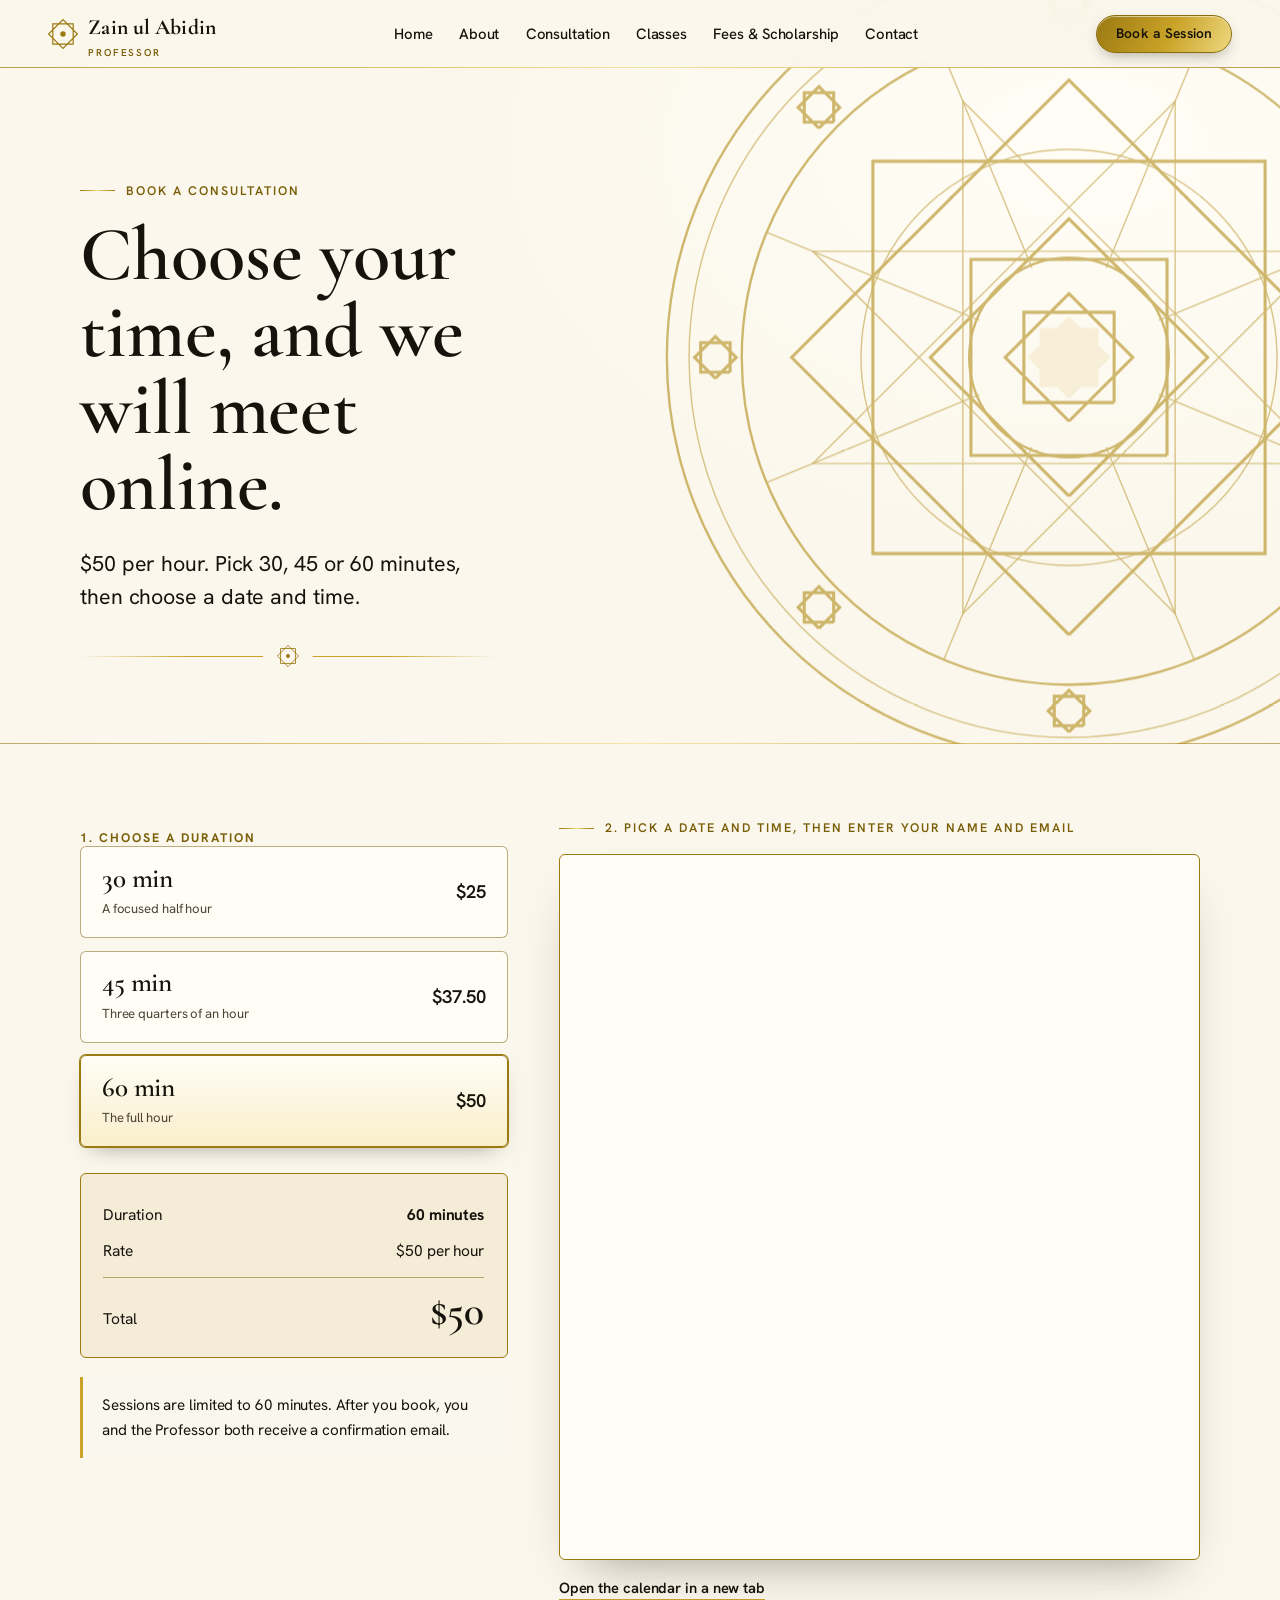
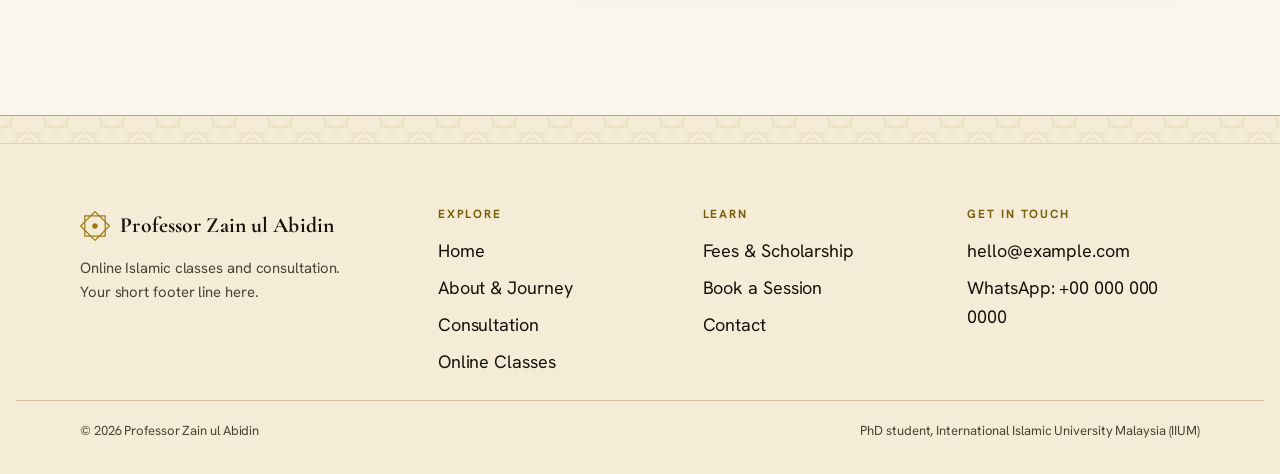
<file: book.html>
<!doctype html>
<html lang="en">
<head>
<meta charset="utf-8">
<meta name="viewport" content="width=device-width, initial-scale=1, viewport-fit=cover">
<title>Book a Consultation | Professor Zain ul Abidin</title>
<meta name="description" content="Book an online consultation with Professor Zain ul Abidin. $50 per hour: 30 minutes $25, 45 minutes $37.50, 60 minutes $50.">
<meta name="theme-color" content="#FBF7EC">
<meta property="og:title" content="Book a Consultation | Professor Zain ul Abidin"><meta property="og:description" content="Book an online consultation with Professor Zain ul Abidin. $50 per hour: 30 minutes $25, 45 minutes $37.50, 60 minutes $50."><meta property="og:type" content="website">
<link rel="icon" href="data:image/svg+xml,%3Csvg xmlns='http://www.w3.org/2000/svg' viewBox='0 0 100 100'%3E%3Crect width='100' height='100' rx='22' fill='%2316130C'/%3E%3Cpath d='M75.46 75.46 L24.54 75.46 L24.54 24.54 L75.46 24.54 Z M50 86 L14 50 L50 14 L86 50 Z' fill='none' stroke='%23C9A227' stroke-width='5'/%3E%3C/svg%3E">
<link rel="preconnect" href="https://fonts.googleapis.com"><link rel="preconnect" href="https://fonts.gstatic.com" crossorigin>
<link rel="stylesheet" href="https://fonts.googleapis.com/css2?family=Amiri:wght@400;700&family=Cormorant+Garamond:ital,wght@0,500;0,600;0,700;1,500;1,600&family=Hanken+Grotesk:wght@400;500;600;700&display=swap">
<link rel="stylesheet" href="assets/scrollcraft.css">
<link rel="stylesheet" href="assets/site.css">
<style>:root{--geo:url("data:image/svg+xml,%3Csvg%20xmlns%3D%27http%3A%2F%2Fwww.w3.org%2F2000%2Fsvg%27%20width%3D%2788%27%20height%3D%2788%27%20viewBox%3D%270%200%2088%2088%27%20fill%3D%27none%27%20stroke%3D%27%23A8841A%27%20stroke-width%3D%271%27%20stroke-opacity%3D%27.42%27%3E%3Cpath%20d%3D%27M60.97%2060.97%20L27.03%2060.97%20L27.03%2027.03%20L60.97%2027.03%20Z%20M44%2068%20L20%2044%20L44%2020%20L68%2044%20Z%27%2F%3E%3Cpath%20d%3D%27M16.97%2016.97%20L-16.97%2016.97%20L-16.97%20-16.97%20L16.97%20-16.97%20Z%20M0%2024%20L-24%200%20L0%20-24%20L24%200%20Z%27%2F%3E%3Cpath%20d%3D%27M104.97%2016.97%20L71.03%2016.97%20L71.03%20-16.97%20L104.97%20-16.97%20Z%20M88%2024%20L64%200%20L88%20-24%20L112%200%20Z%27%2F%3E%3Cpath%20d%3D%27M16.97%20104.97%20L-16.97%20104.97%20L-16.97%2071.03%20L16.97%2071.03%20Z%20M0%20112%20L-24%2088%20L0%2064%20L24%2088%20Z%27%2F%3E%3Cpath%20d%3D%27M104.97%20104.97%20L71.03%20104.97%20L71.03%2071.03%20L104.97%2071.03%20Z%20M88%20112%20L64%2088%20L88%2064%20L112%2088%20Z%27%2F%3E%3Cpath%20d%3D%27M17%2017%20L27%2027%20M71%2017%20L61%2027%20M17%2071%20L27%2061%20M71%2071%20L61%2061%27%2F%3E%3Ccircle%20cx%3D%2744%27%20cy%3D%2744%27%20r%3D%279%27%2F%3E%3C%2Fsvg%3E")}</style>
<noscript><style>[data-sc-in],[data-sc-stagger]>*,[data-sc-cue]{opacity:1!important;transform:none!important}[data-sc-reveal]{clip-path:none!important}</style></noscript>
</head>
<body>
<a class="skip" href="#main">Skip to content</a>
<svg width="0" height="0" style="position:absolute" aria-hidden="true" focusable="false"><defs>
<linearGradient id="gArch" x1="0" y1="0" x2="0" y2="1"><stop offset="0" stop-color="#FFFBEA"/><stop offset="1" stop-color="#EFE0AE"/></linearGradient>
<linearGradient id="gLant" x1="0" y1="0" x2="1" y2="1"><stop offset="0" stop-color="#F3DE8E"/><stop offset=".5" stop-color="#C9A227"/><stop offset="1" stop-color="#8C6D10"/></linearGradient>
<pattern id="pGeo" width="88" height="88" patternUnits="userSpaceOnUse"><g fill="none" stroke="#A8841A" stroke-width="1" stroke-opacity=".5"><path d="M60.97 60.97 L27.03 60.97 L27.03 27.03 L60.97 27.03 Z M44 68 L20 44 L44 20 L68 44 Z"/><path d="M16.97 16.97 L-16.97 16.97 L-16.97 -16.97 L16.97 -16.97 Z M0 24 L-24 0 L0 -24 L24 0 Z"/><path d="M104.97 16.97 L71.03 16.97 L71.03 -16.97 L104.97 -16.97 Z M88 24 L64 0 L88 -24 L112 0 Z"/><path d="M16.97 104.97 L-16.97 104.97 L-16.97 71.03 L16.97 71.03 Z M0 112 L-24 88 L0 64 L24 88 Z"/><path d="M104.97 104.97 L71.03 104.97 L71.03 71.03 L104.97 71.03 Z M88 112 L64 88 L88 64 L112 88 Z"/></g></pattern>
</defs>
<symbol id="star8" viewBox="0 0 100 100"><path d="M83.94 83.94 L16.06 83.94 L16.06 16.06 L83.94 16.06 Z M50 98 L2 50 L50 2 L98 50 Z" fill="none" stroke="currentColor" stroke-width="4" stroke-linejoin="miter"/><circle cx="50" cy="50" r="9" fill="currentColor"/></symbol>
<symbol id="star8f" viewBox="0 0 100 100"><polygon points="98,50 83.94,64.06 83.94,83.94 64.06,83.94 50,98 35.94,83.94 16.06,83.94 16.06,64.06 2,50 16.06,35.94 16.06,16.06 35.94,16.06 50,2 64.06,16.06 83.94,16.06 83.94,35.94" fill="currentColor"/></symbol>
<symbol id="crescent" viewBox="0 0 100 70"><path d="M6 30 A44 44 0 0 0 94 30 A44 28 0 0 1 6 30 Z" fill="url(#gLant)" stroke="#8C6D10" stroke-width="1.5" stroke-linejoin="round"/></symbol>
<symbol id="lantern" viewBox="0 0 120 262">
 <path d="M60 0 V40" stroke="#9C7A12" stroke-width="2" fill="none"/><circle cx="60" cy="44" r="6" fill="none" stroke="#9C7A12" stroke-width="2.5"/>
 <path d="M60 52 L36 80 H84 Z" fill="url(#gLant)" stroke="#8C6D10" stroke-width="1.5" stroke-linejoin="round"/>
 <path d="M34 80 H86 L98 140 L86 200 H34 L22 140 Z" fill="#FFF3C4" fill-opacity=".72" stroke="#8C6D10" stroke-width="2.5" stroke-linejoin="round"/>
 <path d="M34 80 L46 140 L34 200 M86 80 L74 140 L86 200 M60 80 V200" fill="none" stroke="#B8921B" stroke-width="1.6"/>
 <path d="M75.56 155.56 L44.44 155.56 L44.44 124.44 L75.56 124.44 Z M60 162 L38 140 L60 118 L82 140 Z" fill="#C9A227" fill-opacity=".55" stroke="#8C6D10" stroke-width="1.4"/>
 <circle cx="60" cy="140" r="6" fill="#FFF8DC"/>
 <path d="M30 200 H90 L80 220 H40 Z" fill="url(#gLant)" stroke="#8C6D10" stroke-width="1.5" stroke-linejoin="round"/>
 <path d="M60 220 V244" stroke="#9C7A12" stroke-width="2"/><polygon points="69,252 66.36,254.64 66.36,258.36 62.64,258.36 60,261 57.36,258.36 53.64,258.36 53.64,254.64 51,252 53.64,249.36 53.64,245.64 57.36,245.64 60,243 62.64,245.64 66.36,245.64 66.36,249.36" fill="#C9A227"/>
</symbol>
<symbol id="i-book" viewBox="0 0 24 24" fill="none" stroke="currentColor" stroke-width="1.5" stroke-linecap="round" stroke-linejoin="round"><path d="M4 5.5C4 4.7 4.7 4 5.5 4H11v15H5.5c-.8 0-1.5-.7-1.5-1.5zM20 5.5c0-.8-.7-1.5-1.5-1.5H13v15h5.5c.8 0 1.5-.7 1.5-1.5z"/></symbol>
<symbol id="i-chat" viewBox="0 0 24 24" fill="none" stroke="currentColor" stroke-width="1.5" stroke-linecap="round" stroke-linejoin="round"><path d="M4 5h16v11H9l-5 4z"/><path d="M8 9.5h8M8 12.5h5"/></symbol>
<symbol id="i-heart" viewBox="0 0 24 24" fill="none" stroke="currentColor" stroke-width="1.5" stroke-linecap="round" stroke-linejoin="round"><path d="M12 20s-7-4.5-7-10a4 4 0 0 1 7-2.5A4 4 0 0 1 19 10c0 5.5-7 10-7 10z"/></symbol>
<symbol id="i-globe" viewBox="0 0 24 24" fill="none" stroke="currentColor" stroke-width="1.5" stroke-linecap="round" stroke-linejoin="round"><circle cx="12" cy="12" r="8.5"/><path d="M3.5 12h17M12 3.5c3.2 3 3.2 14 0 17M12 3.5c-3.2 3-3.2 14 0 17"/></symbol>
<symbol id="i-clock" viewBox="0 0 24 24" fill="none" stroke="currentColor" stroke-width="1.5" stroke-linecap="round" stroke-linejoin="round"><circle cx="12" cy="12" r="8.5"/><path d="M12 7v5l3.2 2"/></symbol>
<symbol id="i-mail" viewBox="0 0 24 24" fill="none" stroke="currentColor" stroke-width="1.5" stroke-linecap="round" stroke-linejoin="round"><rect x="3.5" y="6" width="17" height="12" rx="1.5"/><path d="M4 7l8 6 8-6"/></symbol>
<symbol id="i-phone" viewBox="0 0 24 24" fill="none" stroke="currentColor" stroke-width="1.5" stroke-linecap="round" stroke-linejoin="round"><path d="M6 4h3l1.5 4-2 1.5a10 10 0 0 0 5 5l1.5-2 4 1.5v3a2 2 0 0 1-2 2A13 13 0 0 1 4 6a2 2 0 0 1 2-2z"/></symbol>
<symbol id="i-check" viewBox="0 0 24 24" fill="none" stroke="currentColor" stroke-width="1.5" stroke-linecap="round" stroke-linejoin="round"><path d="M5 12.5l4.5 4.5L19 7.5"/></symbol>
<symbol id="i-quote" viewBox="0 0 24 24" fill="none" stroke="currentColor" stroke-width="1.5" stroke-linecap="round" stroke-linejoin="round"><path d="M6 17c0-4 1-7 4-9M14 17c0-4 1-7 4-9" stroke-width="2.4"/></symbol>
<symbol id="i-cap" viewBox="0 0 24 24" fill="none" stroke="currentColor" stroke-width="1.5" stroke-linecap="round" stroke-linejoin="round"><path d="M2 9l10-5 10 5-10 5z"/><path d="M6 11.5V16c0 1.5 3 3 6 3s6-1.5 6-3v-4.5"/></symbol>
<symbol id="i-shield" viewBox="0 0 24 24" fill="none" stroke="currentColor" stroke-width="1.5" stroke-linecap="round" stroke-linejoin="round"><path d="M12 3l7 3v5c0 5-3 8-7 10-4-2-7-5-7-10V6z"/><path d="M9 12l2.2 2.2L15.5 10"/></symbol>
<symbol id="i-compass" viewBox="0 0 24 24" fill="none" stroke="currentColor" stroke-width="1.5" stroke-linecap="round" stroke-linejoin="round"><circle cx="12" cy="12" r="8.5"/><path d="M15.5 8.5l-2 5-5 2 2-5z"/></symbol>
<symbol id="i-pen" viewBox="0 0 24 24" fill="none" stroke="currentColor" stroke-width="1.5" stroke-linecap="round" stroke-linejoin="round"><path d="M4 20l1-4L16.5 4.5a2 2 0 0 1 3 3L8 19z"/><path d="M14.5 6.5l3 3"/></symbol>
</svg>
<span data-sc-progress aria-hidden="true"></span>
<header class="site-header"><div class="site-header__in">
<a class="brand" href="index.html" aria-label="Professor Zain ul Abidin, home"><svg aria-hidden="true"><use href="#star8"/></svg><span><b>Zain ul Abidin</b><small>Professor</small></span></a>
<nav class="nav" id="site-nav" aria-label="Main"><a href="index.html">Home</a><a href="about.html">About</a><a href="consultation.html">Consultation</a><a href="classes.html">Classes</a><a href="fees.html">Fees & Scholarship</a><a href="contact.html">Contact</a></nav>
<a class="btn btn--sm" href="book.html" aria-current="page">Book a Session</a>
<button class="nav-toggle" type="button" aria-expanded="false" aria-controls="site-nav" aria-label="Open menu"><span></span></button>
</div></header>
<main id="main">
<section class="phero" data-sc-act="flow">
<div class="phero__orn" data-sc-parallax="-1.6" aria-hidden="true"><svg viewBox="-300 -300 600 600" aria-hidden="true" focusable="false"><circle r="290" pathLength="1" class="draw " style="--a:0;--b:0.22"/><circle r="274" pathLength="1" class="draw t2" style="--a:0.03;--b:0.22"/><circle r="236" pathLength="1" class="draw " style="--a:0.07;--b:0.24"/><path d="M141.42 141.42 L-141.42 141.42 L-141.42 -141.42 L141.42 -141.42 Z" pathLength="1" class="draw t3" style="--a:0.14;--b:0.28"/><path d="M0 200 L-200 0 L0 -200 L200 0 Z" pathLength="1" class="draw t3" style="--a:0.2;--b:0.28"/><path d="M184.78 76.54 L-184.78 76.54 L76.54 -184.78 L76.54 184.78 L-184.78 -76.54 L184.78 -76.54 L-76.54 184.78 L-76.54 -184.78 Z" pathLength="1" class="draw t2" style="--a:0.3;--b:0.34"/><circle r="150" pathLength="1" class="draw t2" style="--a:0.34;--b:0.24"/><path d="M64.67 26.79 L218.04 90.31 M26.79 64.67 L90.31 218.04 M-26.79 64.67 L-90.31 218.04 M-64.67 26.79 L-218.04 90.31 M-64.67 -26.79 L-218.04 -90.31 M-26.79 -64.67 L-90.31 -218.04 M26.79 -64.67 L90.31 -218.04 M64.67 -26.79 L218.04 -90.31 " pathLength="1" class="draw t2" style="--a:0.4;--b:0.26"/><path d="M265.61 10.61 L244.39 10.61 L244.39 -10.61 L265.61 -10.61 Z M255 15 L240 0 L255 -15 L270 0 Z M190.92 190.92 L169.7 190.92 L169.7 169.7 L190.92 169.7 Z M180.31 195.31 L165.31 180.31 L180.31 165.31 L195.31 180.31 Z M10.61 265.61 L-10.61 265.61 L-10.61 244.39 L10.61 244.39 Z M0 270 L-15 255 L0 240 L15 255 Z M-169.7 190.92 L-190.92 190.92 L-190.92 169.7 L-169.7 169.7 Z M-180.31 195.31 L-195.31 180.31 L-180.31 165.31 L-165.31 180.31 Z M-244.39 10.61 L-265.61 10.61 L-265.61 -10.61 L-244.39 -10.61 Z M-255 15 L-270 0 L-255 -15 L-240 0 Z M-169.7 -169.7 L-190.92 -169.7 L-190.92 -190.92 L-169.7 -190.92 Z M-180.31 -165.31 L-195.31 -180.31 L-180.31 -195.31 L-165.31 -180.31 Z M10.61 -244.39 L-10.61 -244.39 L-10.61 -265.61 L10.61 -265.61 Z M0 -240 L-15 -255 L0 -270 L15 -255 Z M190.92 -169.7 L169.7 -169.7 L169.7 -190.92 L190.92 -190.92 Z M180.31 -165.31 L165.31 -180.31 L180.31 -195.31 L195.31 -180.31 Z " pathLength="1" class="draw t3" style="--a:0.5;--b:0.24"/><path d="M70.71 70.71 L-70.71 70.71 L-70.71 -70.71 L70.71 -70.71 Z M0 100 L-100 0 L0 -100 L100 0 Z" pathLength="1" class="draw t3" style="--a:0.5;--b:0.3"/><circle r="72" pathLength="1" class="draw " style="--a:0.56;--b:0.22"/><path d="M32.53 32.53 L-32.53 32.53 L-32.53 -32.53 L32.53 -32.53 Z M0 46 L-46 0 L0 -46 L46 0 Z" pathLength="1" class="draw t3" style="--a:0.62;--b:0.26"/><polygon class="fillstar" points="30,0 21.21,8.79 21.21,21.21 8.79,21.21 0,30 -8.79,21.21 -21.21,21.21 -21.21,8.79 -30,0 -21.21,-8.79 -21.21,-21.21 -8.79,-21.21 0,-30 8.79,-21.21 21.21,-21.21 21.21,-8.79"/></svg></div>
<div class="wrap"><div class="stack" data-sc-in data-sc-stagger="80"><span class="eyebrow">Book a Consultation</span><h1>Choose your time, and we will meet online.</h1><p class="lede" data-dummy>$50 per hour. Pick 30, 45 or 60 minutes, then choose a date and time.</p><div class="divider divider--left" aria-hidden="true"><svg><use href="#star8"/></svg></div></div></div></section>
<section class="band" data-sc-act="flow" style="padding-top:clamp(2.5rem,5vw,4rem)"><div class="wrap">
 <div class="booking">
  <div data-sc-in data-sc-stagger="70">
    <form id="picker" class="picker" onsubmit="return false"><fieldset class="picker" style="margin:0"><legend>1. Choose a duration</legend><div class="dur"><input type="radio" name="duration" id="d30" value="30"><label for="d30"><span><b>30 min</b><small>A focused half hour</small></span><span class="p">$</span></label></div><div class="dur"><input type="radio" name="duration" id="d45" value="45"><label for="d45"><span><b>45 min</b><small>Three quarters of an hour</small></span><span class="p">$</span></label></div><div class="dur"><input type="radio" name="duration" id="d60" value="60" checked><label for="d60"><span><b>60 min</b><small>The full hour</small></span><span class="p">$</span></label></div></fieldset></form>
    <div class="summary" aria-live="polite">
      <div class="row"><span>Duration</span><b id="sum-duration">60 minutes</b></div>
      <div class="row" id="sum-topic-row" hidden><span>Topic</span><b id="sum-topic"></b></div>
      <div class="row"><span>Rate</span><span>$50 per hour</span></div>
      <div class="row total"><span>Total</span><b id="sum-price">$50</b></div>
    </div>
    <p class="note" style="margin-top:1.2rem">Sessions are limited to 60 minutes. After you book, you and the Professor both receive a confirmation email.</p>
  </div>
  <div data-sc-in>
    <p class="eyebrow" style="margin-bottom:1rem">2. Pick a date and time, then enter your name and email</p>
    <div class="embed" id="embed" hidden><iframe id="cal-frame" title="Booking calendar" loading="lazy"></iframe></div>
    <div class="embed embed__pending" id="embed-pending"><div><svg aria-hidden="true"><use href="#star8"/></svg><h2>Booking link abhi add hona baqi hai</h2><p>The booking link has not been added yet. Once it is set in <code>assets/config.js</code>, the calendar appears here.</p><p class="sc-body" style="font-size:.9rem">You can already choose a duration and see the price.</p><a class="btn btn--ghost btn--sm" href="contact.html">Contact for now</a></div></div>
    <p style="margin-top:1rem;font-size:.92rem"><a class="link-arrow" id="cal-open" href="#" target="_blank" rel="noopener" hidden>Open the calendar in a new tab</a></p>
  </div>
 </div>
</div></section>
</main>
<footer class="site-footer"><div class="site-footer__band" aria-hidden="true"></div>
<div class="site-footer__in">
<div><a class="brand" href="index.html"><svg aria-hidden="true"><use href="#star8"/></svg><span><b>Professor Zain ul Abidin</b></span></a>
<p data-dummy>Online Islamic classes and consultation. Your short footer line here.</p></div>
<div><h4>Explore</h4><ul><li><a href="index.html">Home</a></li><li><a href="about.html">About &amp; Journey</a></li><li><a href="consultation.html">Consultation</a></li><li><a href="classes.html">Online Classes</a></li></ul></div>
<div><h4>Learn</h4><ul><li><a href="fees.html">Fees &amp; Scholarship</a></li><li><a href="book.html">Book a Session</a></li><li><a href="contact.html">Contact</a></li></ul></div>
<div><h4>Get in touch</h4><ul><li><a href="mailto:hello@example.com" data-dummy>hello@example.com</a></li><li><a href="https://wa.me/0000000000" data-dummy>WhatsApp: +00 000 000 0000</a></li></ul></div>
</div>
<div class="site-footer__base"><span>&copy; 2026 Professor Zain ul Abidin</span><span>PhD student, International Islamic University Malaysia (IIUM)</span></div></footer>
<script src="assets/config.js"></script><script src="assets/book.js"></script>
<script src="assets/scrollcraft.js"></script>
<script src="assets/site.js"></script>
</body>
</html>
</file>
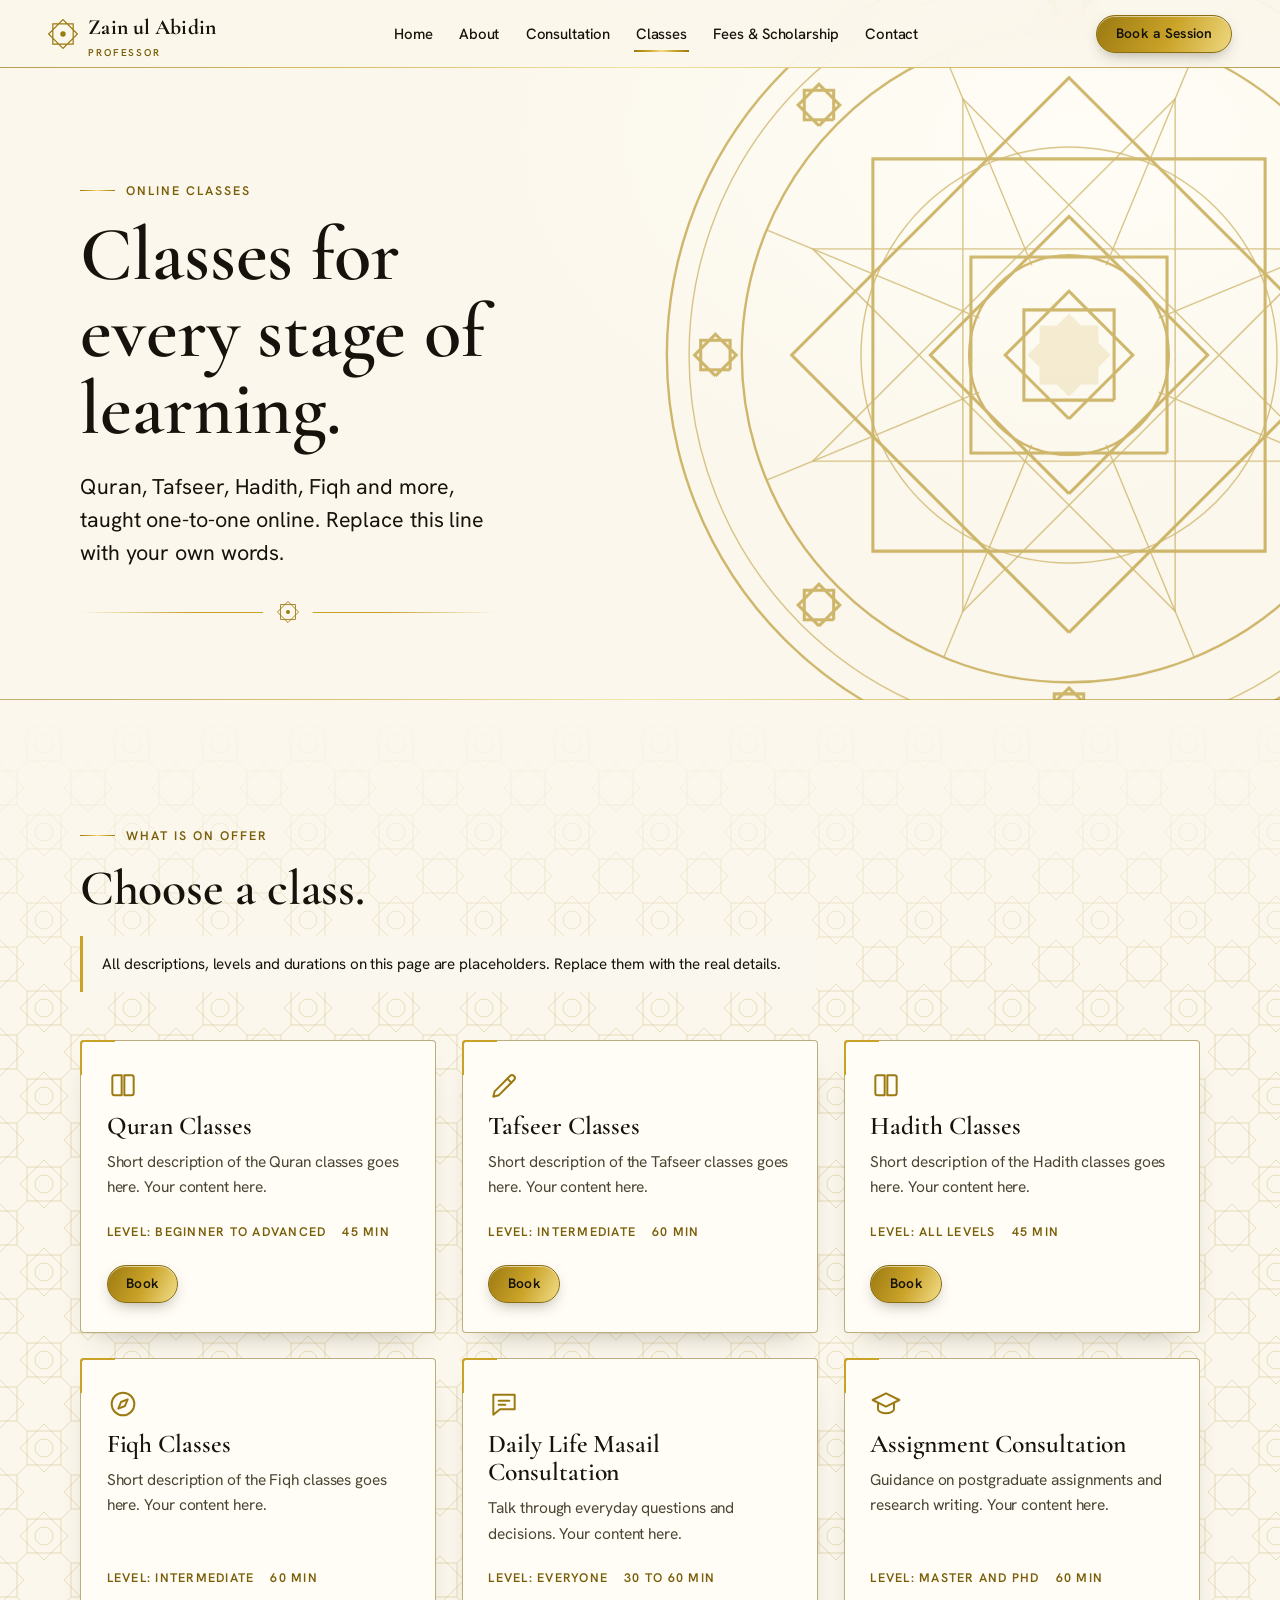
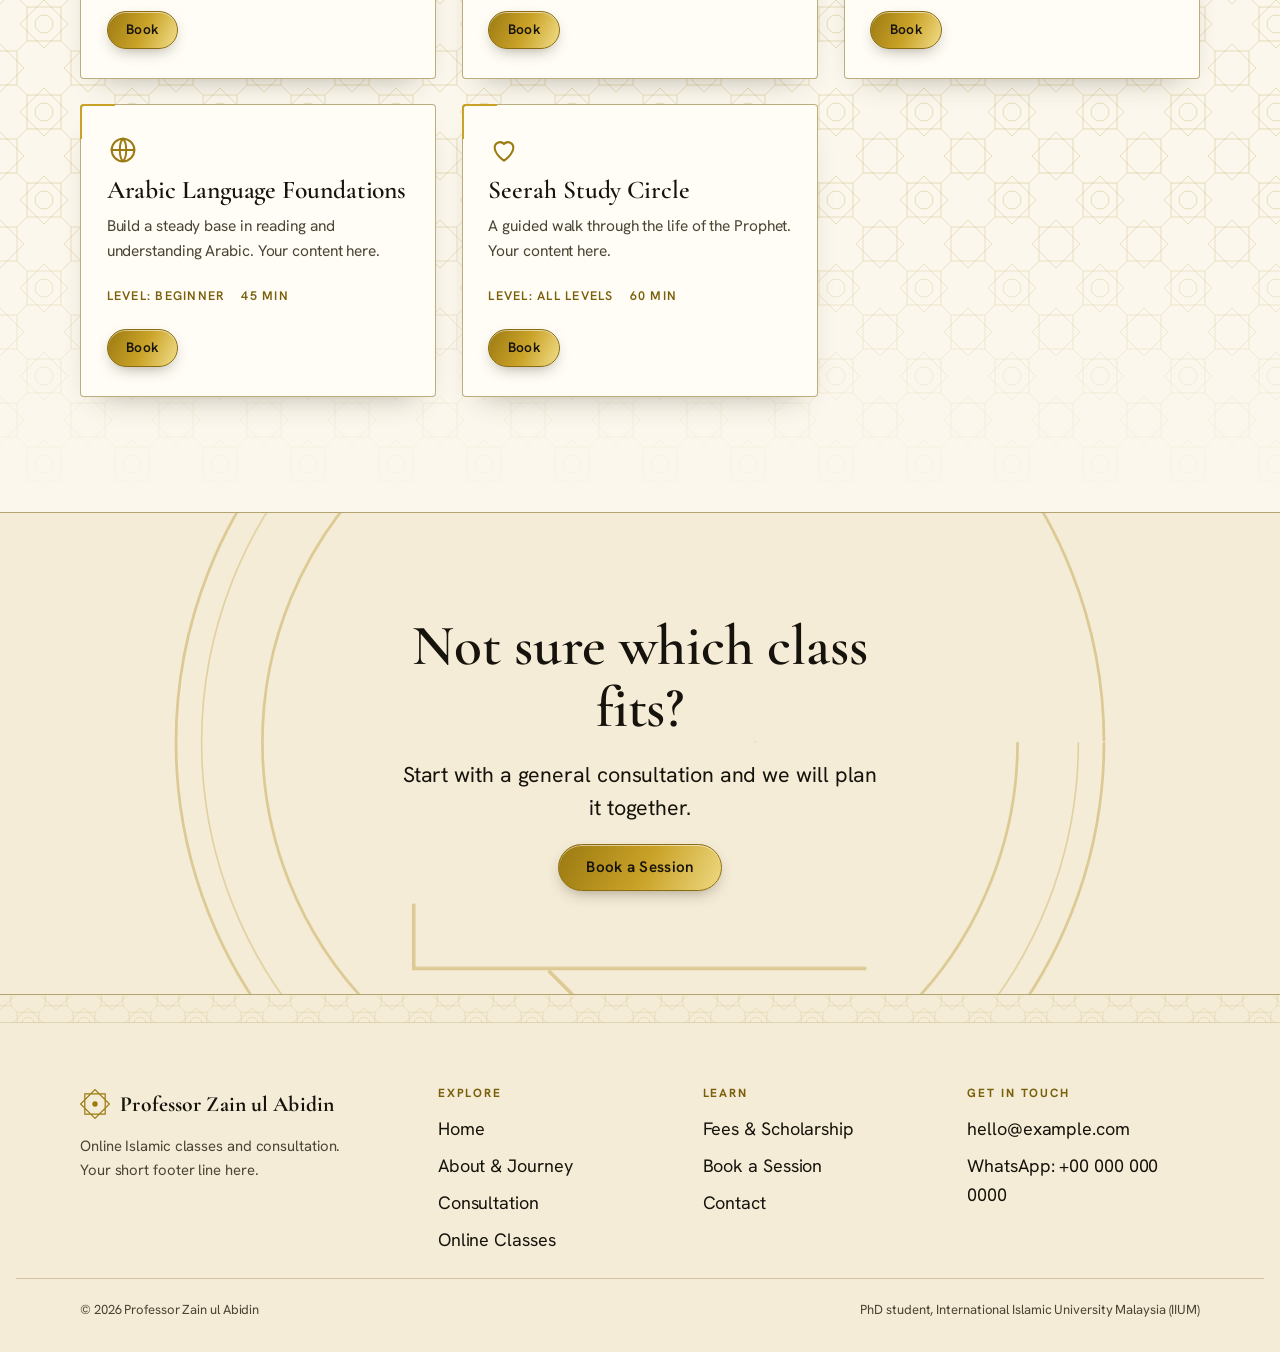
<file: classes.html>
<!doctype html>
<html lang="en">
<head>
<meta charset="utf-8">
<meta name="viewport" content="width=device-width, initial-scale=1, viewport-fit=cover">
<title>Online Classes | Professor Zain ul Abidin</title>
<meta name="description" content="Online Quran, Tafseer, Hadith and Fiqh classes, daily life masail consultation and assignment consultation for Master and PhD students.">
<meta name="theme-color" content="#FBF7EC">
<meta property="og:title" content="Online Classes | Professor Zain ul Abidin"><meta property="og:description" content="Online Quran, Tafseer, Hadith and Fiqh classes, daily life masail consultation and assignment consultation for Master and PhD students."><meta property="og:type" content="website">
<link rel="icon" href="data:image/svg+xml,%3Csvg xmlns='http://www.w3.org/2000/svg' viewBox='0 0 100 100'%3E%3Crect width='100' height='100' rx='22' fill='%2316130C'/%3E%3Cpath d='M75.46 75.46 L24.54 75.46 L24.54 24.54 L75.46 24.54 Z M50 86 L14 50 L50 14 L86 50 Z' fill='none' stroke='%23C9A227' stroke-width='5'/%3E%3C/svg%3E">
<link rel="preconnect" href="https://fonts.googleapis.com"><link rel="preconnect" href="https://fonts.gstatic.com" crossorigin>
<link rel="stylesheet" href="https://fonts.googleapis.com/css2?family=Amiri:wght@400;700&family=Cormorant+Garamond:ital,wght@0,500;0,600;0,700;1,500;1,600&family=Hanken+Grotesk:wght@400;500;600;700&display=swap">
<link rel="stylesheet" href="assets/scrollcraft.css">
<link rel="stylesheet" href="assets/site.css">
<style>:root{--geo:url("data:image/svg+xml,%3Csvg%20xmlns%3D%27http%3A%2F%2Fwww.w3.org%2F2000%2Fsvg%27%20width%3D%2788%27%20height%3D%2788%27%20viewBox%3D%270%200%2088%2088%27%20fill%3D%27none%27%20stroke%3D%27%23A8841A%27%20stroke-width%3D%271%27%20stroke-opacity%3D%27.42%27%3E%3Cpath%20d%3D%27M60.97%2060.97%20L27.03%2060.97%20L27.03%2027.03%20L60.97%2027.03%20Z%20M44%2068%20L20%2044%20L44%2020%20L68%2044%20Z%27%2F%3E%3Cpath%20d%3D%27M16.97%2016.97%20L-16.97%2016.97%20L-16.97%20-16.97%20L16.97%20-16.97%20Z%20M0%2024%20L-24%200%20L0%20-24%20L24%200%20Z%27%2F%3E%3Cpath%20d%3D%27M104.97%2016.97%20L71.03%2016.97%20L71.03%20-16.97%20L104.97%20-16.97%20Z%20M88%2024%20L64%200%20L88%20-24%20L112%200%20Z%27%2F%3E%3Cpath%20d%3D%27M16.97%20104.97%20L-16.97%20104.97%20L-16.97%2071.03%20L16.97%2071.03%20Z%20M0%20112%20L-24%2088%20L0%2064%20L24%2088%20Z%27%2F%3E%3Cpath%20d%3D%27M104.97%20104.97%20L71.03%20104.97%20L71.03%2071.03%20L104.97%2071.03%20Z%20M88%20112%20L64%2088%20L88%2064%20L112%2088%20Z%27%2F%3E%3Cpath%20d%3D%27M17%2017%20L27%2027%20M71%2017%20L61%2027%20M17%2071%20L27%2061%20M71%2071%20L61%2061%27%2F%3E%3Ccircle%20cx%3D%2744%27%20cy%3D%2744%27%20r%3D%279%27%2F%3E%3C%2Fsvg%3E")}</style>
<noscript><style>[data-sc-in],[data-sc-stagger]>*,[data-sc-cue]{opacity:1!important;transform:none!important}[data-sc-reveal]{clip-path:none!important}</style></noscript>
</head>
<body>
<a class="skip" href="#main">Skip to content</a>
<svg width="0" height="0" style="position:absolute" aria-hidden="true" focusable="false"><defs>
<linearGradient id="gArch" x1="0" y1="0" x2="0" y2="1"><stop offset="0" stop-color="#FFFBEA"/><stop offset="1" stop-color="#EFE0AE"/></linearGradient>
<linearGradient id="gLant" x1="0" y1="0" x2="1" y2="1"><stop offset="0" stop-color="#F3DE8E"/><stop offset=".5" stop-color="#C9A227"/><stop offset="1" stop-color="#8C6D10"/></linearGradient>
<pattern id="pGeo" width="88" height="88" patternUnits="userSpaceOnUse"><g fill="none" stroke="#A8841A" stroke-width="1" stroke-opacity=".5"><path d="M60.97 60.97 L27.03 60.97 L27.03 27.03 L60.97 27.03 Z M44 68 L20 44 L44 20 L68 44 Z"/><path d="M16.97 16.97 L-16.97 16.97 L-16.97 -16.97 L16.97 -16.97 Z M0 24 L-24 0 L0 -24 L24 0 Z"/><path d="M104.97 16.97 L71.03 16.97 L71.03 -16.97 L104.97 -16.97 Z M88 24 L64 0 L88 -24 L112 0 Z"/><path d="M16.97 104.97 L-16.97 104.97 L-16.97 71.03 L16.97 71.03 Z M0 112 L-24 88 L0 64 L24 88 Z"/><path d="M104.97 104.97 L71.03 104.97 L71.03 71.03 L104.97 71.03 Z M88 112 L64 88 L88 64 L112 88 Z"/></g></pattern>
</defs>
<symbol id="star8" viewBox="0 0 100 100"><path d="M83.94 83.94 L16.06 83.94 L16.06 16.06 L83.94 16.06 Z M50 98 L2 50 L50 2 L98 50 Z" fill="none" stroke="currentColor" stroke-width="4" stroke-linejoin="miter"/><circle cx="50" cy="50" r="9" fill="currentColor"/></symbol>
<symbol id="star8f" viewBox="0 0 100 100"><polygon points="98,50 83.94,64.06 83.94,83.94 64.06,83.94 50,98 35.94,83.94 16.06,83.94 16.06,64.06 2,50 16.06,35.94 16.06,16.06 35.94,16.06 50,2 64.06,16.06 83.94,16.06 83.94,35.94" fill="currentColor"/></symbol>
<symbol id="crescent" viewBox="0 0 100 70"><path d="M6 30 A44 44 0 0 0 94 30 A44 28 0 0 1 6 30 Z" fill="url(#gLant)" stroke="#8C6D10" stroke-width="1.5" stroke-linejoin="round"/></symbol>
<symbol id="lantern" viewBox="0 0 120 262">
 <path d="M60 0 V40" stroke="#9C7A12" stroke-width="2" fill="none"/><circle cx="60" cy="44" r="6" fill="none" stroke="#9C7A12" stroke-width="2.5"/>
 <path d="M60 52 L36 80 H84 Z" fill="url(#gLant)" stroke="#8C6D10" stroke-width="1.5" stroke-linejoin="round"/>
 <path d="M34 80 H86 L98 140 L86 200 H34 L22 140 Z" fill="#FFF3C4" fill-opacity=".72" stroke="#8C6D10" stroke-width="2.5" stroke-linejoin="round"/>
 <path d="M34 80 L46 140 L34 200 M86 80 L74 140 L86 200 M60 80 V200" fill="none" stroke="#B8921B" stroke-width="1.6"/>
 <path d="M75.56 155.56 L44.44 155.56 L44.44 124.44 L75.56 124.44 Z M60 162 L38 140 L60 118 L82 140 Z" fill="#C9A227" fill-opacity=".55" stroke="#8C6D10" stroke-width="1.4"/>
 <circle cx="60" cy="140" r="6" fill="#FFF8DC"/>
 <path d="M30 200 H90 L80 220 H40 Z" fill="url(#gLant)" stroke="#8C6D10" stroke-width="1.5" stroke-linejoin="round"/>
 <path d="M60 220 V244" stroke="#9C7A12" stroke-width="2"/><polygon points="69,252 66.36,254.64 66.36,258.36 62.64,258.36 60,261 57.36,258.36 53.64,258.36 53.64,254.64 51,252 53.64,249.36 53.64,245.64 57.36,245.64 60,243 62.64,245.64 66.36,245.64 66.36,249.36" fill="#C9A227"/>
</symbol>
<symbol id="i-book" viewBox="0 0 24 24" fill="none" stroke="currentColor" stroke-width="1.5" stroke-linecap="round" stroke-linejoin="round"><path d="M4 5.5C4 4.7 4.7 4 5.5 4H11v15H5.5c-.8 0-1.5-.7-1.5-1.5zM20 5.5c0-.8-.7-1.5-1.5-1.5H13v15h5.5c.8 0 1.5-.7 1.5-1.5z"/></symbol>
<symbol id="i-chat" viewBox="0 0 24 24" fill="none" stroke="currentColor" stroke-width="1.5" stroke-linecap="round" stroke-linejoin="round"><path d="M4 5h16v11H9l-5 4z"/><path d="M8 9.5h8M8 12.5h5"/></symbol>
<symbol id="i-heart" viewBox="0 0 24 24" fill="none" stroke="currentColor" stroke-width="1.5" stroke-linecap="round" stroke-linejoin="round"><path d="M12 20s-7-4.5-7-10a4 4 0 0 1 7-2.5A4 4 0 0 1 19 10c0 5.5-7 10-7 10z"/></symbol>
<symbol id="i-globe" viewBox="0 0 24 24" fill="none" stroke="currentColor" stroke-width="1.5" stroke-linecap="round" stroke-linejoin="round"><circle cx="12" cy="12" r="8.5"/><path d="M3.5 12h17M12 3.5c3.2 3 3.2 14 0 17M12 3.5c-3.2 3-3.2 14 0 17"/></symbol>
<symbol id="i-clock" viewBox="0 0 24 24" fill="none" stroke="currentColor" stroke-width="1.5" stroke-linecap="round" stroke-linejoin="round"><circle cx="12" cy="12" r="8.5"/><path d="M12 7v5l3.2 2"/></symbol>
<symbol id="i-mail" viewBox="0 0 24 24" fill="none" stroke="currentColor" stroke-width="1.5" stroke-linecap="round" stroke-linejoin="round"><rect x="3.5" y="6" width="17" height="12" rx="1.5"/><path d="M4 7l8 6 8-6"/></symbol>
<symbol id="i-phone" viewBox="0 0 24 24" fill="none" stroke="currentColor" stroke-width="1.5" stroke-linecap="round" stroke-linejoin="round"><path d="M6 4h3l1.5 4-2 1.5a10 10 0 0 0 5 5l1.5-2 4 1.5v3a2 2 0 0 1-2 2A13 13 0 0 1 4 6a2 2 0 0 1 2-2z"/></symbol>
<symbol id="i-check" viewBox="0 0 24 24" fill="none" stroke="currentColor" stroke-width="1.5" stroke-linecap="round" stroke-linejoin="round"><path d="M5 12.5l4.5 4.5L19 7.5"/></symbol>
<symbol id="i-quote" viewBox="0 0 24 24" fill="none" stroke="currentColor" stroke-width="1.5" stroke-linecap="round" stroke-linejoin="round"><path d="M6 17c0-4 1-7 4-9M14 17c0-4 1-7 4-9" stroke-width="2.4"/></symbol>
<symbol id="i-cap" viewBox="0 0 24 24" fill="none" stroke="currentColor" stroke-width="1.5" stroke-linecap="round" stroke-linejoin="round"><path d="M2 9l10-5 10 5-10 5z"/><path d="M6 11.5V16c0 1.5 3 3 6 3s6-1.5 6-3v-4.5"/></symbol>
<symbol id="i-shield" viewBox="0 0 24 24" fill="none" stroke="currentColor" stroke-width="1.5" stroke-linecap="round" stroke-linejoin="round"><path d="M12 3l7 3v5c0 5-3 8-7 10-4-2-7-5-7-10V6z"/><path d="M9 12l2.2 2.2L15.5 10"/></symbol>
<symbol id="i-compass" viewBox="0 0 24 24" fill="none" stroke="currentColor" stroke-width="1.5" stroke-linecap="round" stroke-linejoin="round"><circle cx="12" cy="12" r="8.5"/><path d="M15.5 8.5l-2 5-5 2 2-5z"/></symbol>
<symbol id="i-pen" viewBox="0 0 24 24" fill="none" stroke="currentColor" stroke-width="1.5" stroke-linecap="round" stroke-linejoin="round"><path d="M4 20l1-4L16.5 4.5a2 2 0 0 1 3 3L8 19z"/><path d="M14.5 6.5l3 3"/></symbol>
</svg>
<span data-sc-progress aria-hidden="true"></span>
<header class="site-header"><div class="site-header__in">
<a class="brand" href="index.html" aria-label="Professor Zain ul Abidin, home"><svg aria-hidden="true"><use href="#star8"/></svg><span><b>Zain ul Abidin</b><small>Professor</small></span></a>
<nav class="nav" id="site-nav" aria-label="Main"><a href="index.html">Home</a><a href="about.html">About</a><a href="consultation.html">Consultation</a><a href="classes.html" aria-current="page">Classes</a><a href="fees.html">Fees & Scholarship</a><a href="contact.html">Contact</a></nav>
<a class="btn btn--sm" href="book.html">Book a Session</a>
<button class="nav-toggle" type="button" aria-expanded="false" aria-controls="site-nav" aria-label="Open menu"><span></span></button>
</div></header>
<main id="main">
<section class="phero" data-sc-act="flow">
<div class="phero__orn" data-sc-parallax="-1.6" aria-hidden="true"><svg viewBox="-300 -300 600 600" aria-hidden="true" focusable="false"><circle r="290" pathLength="1" class="draw " style="--a:0;--b:0.22"/><circle r="274" pathLength="1" class="draw t2" style="--a:0.03;--b:0.22"/><circle r="236" pathLength="1" class="draw " style="--a:0.07;--b:0.24"/><path d="M141.42 141.42 L-141.42 141.42 L-141.42 -141.42 L141.42 -141.42 Z" pathLength="1" class="draw t3" style="--a:0.14;--b:0.28"/><path d="M0 200 L-200 0 L0 -200 L200 0 Z" pathLength="1" class="draw t3" style="--a:0.2;--b:0.28"/><path d="M184.78 76.54 L-184.78 76.54 L76.54 -184.78 L76.54 184.78 L-184.78 -76.54 L184.78 -76.54 L-76.54 184.78 L-76.54 -184.78 Z" pathLength="1" class="draw t2" style="--a:0.3;--b:0.34"/><circle r="150" pathLength="1" class="draw t2" style="--a:0.34;--b:0.24"/><path d="M64.67 26.79 L218.04 90.31 M26.79 64.67 L90.31 218.04 M-26.79 64.67 L-90.31 218.04 M-64.67 26.79 L-218.04 90.31 M-64.67 -26.79 L-218.04 -90.31 M-26.79 -64.67 L-90.31 -218.04 M26.79 -64.67 L90.31 -218.04 M64.67 -26.79 L218.04 -90.31 " pathLength="1" class="draw t2" style="--a:0.4;--b:0.26"/><path d="M265.61 10.61 L244.39 10.61 L244.39 -10.61 L265.61 -10.61 Z M255 15 L240 0 L255 -15 L270 0 Z M190.92 190.92 L169.7 190.92 L169.7 169.7 L190.92 169.7 Z M180.31 195.31 L165.31 180.31 L180.31 165.31 L195.31 180.31 Z M10.61 265.61 L-10.61 265.61 L-10.61 244.39 L10.61 244.39 Z M0 270 L-15 255 L0 240 L15 255 Z M-169.7 190.92 L-190.92 190.92 L-190.92 169.7 L-169.7 169.7 Z M-180.31 195.31 L-195.31 180.31 L-180.31 165.31 L-165.31 180.31 Z M-244.39 10.61 L-265.61 10.61 L-265.61 -10.61 L-244.39 -10.61 Z M-255 15 L-270 0 L-255 -15 L-240 0 Z M-169.7 -169.7 L-190.92 -169.7 L-190.92 -190.92 L-169.7 -190.92 Z M-180.31 -165.31 L-195.31 -180.31 L-180.31 -195.31 L-165.31 -180.31 Z M10.61 -244.39 L-10.61 -244.39 L-10.61 -265.61 L10.61 -265.61 Z M0 -240 L-15 -255 L0 -270 L15 -255 Z M190.92 -169.7 L169.7 -169.7 L169.7 -190.92 L190.92 -190.92 Z M180.31 -165.31 L165.31 -180.31 L180.31 -195.31 L195.31 -180.31 Z " pathLength="1" class="draw t3" style="--a:0.5;--b:0.24"/><path d="M70.71 70.71 L-70.71 70.71 L-70.71 -70.71 L70.71 -70.71 Z M0 100 L-100 0 L0 -100 L100 0 Z" pathLength="1" class="draw t3" style="--a:0.5;--b:0.3"/><circle r="72" pathLength="1" class="draw " style="--a:0.56;--b:0.22"/><path d="M32.53 32.53 L-32.53 32.53 L-32.53 -32.53 L32.53 -32.53 Z M0 46 L-46 0 L0 -46 L46 0 Z" pathLength="1" class="draw t3" style="--a:0.62;--b:0.26"/><polygon class="fillstar" points="30,0 21.21,8.79 21.21,21.21 8.79,21.21 0,30 -8.79,21.21 -21.21,21.21 -21.21,8.79 -30,0 -21.21,-8.79 -21.21,-21.21 -8.79,-21.21 0,-30 8.79,-21.21 21.21,-21.21 21.21,-8.79"/></svg></div>
<div class="wrap"><div class="stack" data-sc-in data-sc-stagger="80"><span class="eyebrow">Online Classes</span><h1>Classes for every stage of learning.</h1><p class="lede" data-dummy>Quran, Tafseer, Hadith, Fiqh and more, taught one-to-one online. Replace this line with your own words.</p><div class="divider divider--left" aria-hidden="true"><svg><use href="#star8"/></svg></div></div></div></section>
<section class="band geo-bg" data-sc-act="flow"><div class="wrap">
  <div class="head" data-sc-in data-sc-stagger="80"><span class="eyebrow">What is on offer</span><h2 class="sc-display sc-display--md" style="margin-top:1.1rem">Choose a class.</h2><p class="note" style="margin-top:1.4rem" data-dummy>All descriptions, levels and durations on this page are placeholders. Replace them with the real details.</p></div>
  <div class="cards" style="--cols:3" data-sc-in data-sc-stagger="70"><article class="card" data-dummy><svg aria-hidden="true"><use href="#i-book"/></svg><h3>Quran Classes</h3><p>Short description of the Quran classes goes here. Your content here.</p><div class="meta"><span>Level: Beginner to Advanced</span><span>45 min</span></div><a class="btn btn--sm" href="book.html?service=quran">Book</a></article><article class="card" data-dummy><svg aria-hidden="true"><use href="#i-pen"/></svg><h3>Tafseer Classes</h3><p>Short description of the Tafseer classes goes here. Your content here.</p><div class="meta"><span>Level: Intermediate</span><span>60 min</span></div><a class="btn btn--sm" href="book.html?service=tafseer">Book</a></article><article class="card" data-dummy><svg aria-hidden="true"><use href="#i-book"/></svg><h3>Hadith Classes</h3><p>Short description of the Hadith classes goes here. Your content here.</p><div class="meta"><span>Level: All levels</span><span>45 min</span></div><a class="btn btn--sm" href="book.html?service=hadith">Book</a></article><article class="card" data-dummy><svg aria-hidden="true"><use href="#i-compass"/></svg><h3>Fiqh Classes</h3><p>Short description of the Fiqh classes goes here. Your content here.</p><div class="meta"><span>Level: Intermediate</span><span>60 min</span></div><a class="btn btn--sm" href="book.html?service=fiqh">Book</a></article><article class="card" data-dummy><svg aria-hidden="true"><use href="#i-chat"/></svg><h3>Daily Life Masail Consultation</h3><p>Talk through everyday questions and decisions. Your content here.</p><div class="meta"><span>Level: Everyone</span><span>30 to 60 min</span></div><a class="btn btn--sm" href="book.html?service=masail">Book</a></article><article class="card" data-dummy><svg aria-hidden="true"><use href="#i-cap"/></svg><h3>Assignment Consultation</h3><p>Guidance on postgraduate assignments and research writing. Your content here.</p><div class="meta"><span>Level: Master and PhD</span><span>60 min</span></div><a class="btn btn--sm" href="book.html?service=assignment">Book</a></article><article class="card" data-dummy><svg aria-hidden="true"><use href="#i-globe"/></svg><h3>Arabic Language Foundations</h3><p>Build a steady base in reading and understanding Arabic. Your content here.</p><div class="meta"><span>Level: Beginner</span><span>45 min</span></div><a class="btn btn--sm" href="book.html?service=arabic">Book</a></article><article class="card" data-dummy><svg aria-hidden="true"><use href="#i-heart"/></svg><h3>Seerah Study Circle</h3><p>A guided walk through the life of the Prophet. Your content here.</p><div class="meta"><span>Level: All levels</span><span>60 min</span></div><a class="btn btn--sm" href="book.html?service=seerah">Book</a></article></div>
</div></section>
<section class="ctastrip" data-sc-act="flow"><div class="ctastrip__orn" data-sc-parallax="-1" aria-hidden="true"><svg viewBox="-300 -300 600 600" aria-hidden="true" focusable="false"><circle r="290" pathLength="1" class="draw " style="--a:0;--b:0.22"/><circle r="274" pathLength="1" class="draw t2" style="--a:0.03;--b:0.22"/><circle r="236" pathLength="1" class="draw " style="--a:0.07;--b:0.24"/><path d="M141.42 141.42 L-141.42 141.42 L-141.42 -141.42 L141.42 -141.42 Z" pathLength="1" class="draw t3" style="--a:0.14;--b:0.28"/><path d="M0 200 L-200 0 L0 -200 L200 0 Z" pathLength="1" class="draw t3" style="--a:0.2;--b:0.28"/><path d="M184.78 76.54 L-184.78 76.54 L76.54 -184.78 L76.54 184.78 L-184.78 -76.54 L184.78 -76.54 L-76.54 184.78 L-76.54 -184.78 Z" pathLength="1" class="draw t2" style="--a:0.3;--b:0.34"/><circle r="150" pathLength="1" class="draw t2" style="--a:0.34;--b:0.24"/><path d="M64.67 26.79 L218.04 90.31 M26.79 64.67 L90.31 218.04 M-26.79 64.67 L-90.31 218.04 M-64.67 26.79 L-218.04 90.31 M-64.67 -26.79 L-218.04 -90.31 M-26.79 -64.67 L-90.31 -218.04 M26.79 -64.67 L90.31 -218.04 M64.67 -26.79 L218.04 -90.31 " pathLength="1" class="draw t2" style="--a:0.4;--b:0.26"/><path d="M265.61 10.61 L244.39 10.61 L244.39 -10.61 L265.61 -10.61 Z M255 15 L240 0 L255 -15 L270 0 Z M190.92 190.92 L169.7 190.92 L169.7 169.7 L190.92 169.7 Z M180.31 195.31 L165.31 180.31 L180.31 165.31 L195.31 180.31 Z M10.61 265.61 L-10.61 265.61 L-10.61 244.39 L10.61 244.39 Z M0 270 L-15 255 L0 240 L15 255 Z M-169.7 190.92 L-190.92 190.92 L-190.92 169.7 L-169.7 169.7 Z M-180.31 195.31 L-195.31 180.31 L-180.31 165.31 L-165.31 180.31 Z M-244.39 10.61 L-265.61 10.61 L-265.61 -10.61 L-244.39 -10.61 Z M-255 15 L-270 0 L-255 -15 L-240 0 Z M-169.7 -169.7 L-190.92 -169.7 L-190.92 -190.92 L-169.7 -190.92 Z M-180.31 -165.31 L-195.31 -180.31 L-180.31 -195.31 L-165.31 -180.31 Z M10.61 -244.39 L-10.61 -244.39 L-10.61 -265.61 L10.61 -265.61 Z M0 -240 L-15 -255 L0 -270 L15 -255 Z M190.92 -169.7 L169.7 -169.7 L169.7 -190.92 L190.92 -190.92 Z M180.31 -165.31 L165.31 -180.31 L180.31 -195.31 L195.31 -180.31 Z " pathLength="1" class="draw t3" style="--a:0.5;--b:0.24"/><path d="M70.71 70.71 L-70.71 70.71 L-70.71 -70.71 L70.71 -70.71 Z M0 100 L-100 0 L0 -100 L100 0 Z" pathLength="1" class="draw t3" style="--a:0.5;--b:0.3"/><circle r="72" pathLength="1" class="draw " style="--a:0.56;--b:0.22"/><path d="M32.53 32.53 L-32.53 32.53 L-32.53 -32.53 L32.53 -32.53 Z M0 46 L-46 0 L0 -46 L46 0 Z" pathLength="1" class="draw t3" style="--a:0.62;--b:0.26"/><polygon class="fillstar" points="30,0 21.21,8.79 21.21,21.21 8.79,21.21 0,30 -8.79,21.21 -21.21,21.21 -21.21,8.79 -30,0 -21.21,-8.79 -21.21,-21.21 -8.79,-21.21 0,-30 8.79,-21.21 21.21,-21.21 21.21,-8.79"/></svg></div>
<div class="wrap" data-sc-in data-sc-stagger="80"><h2 data-dummy>Not sure which class fits?</h2><p class="lede" data-dummy>Start with a general consultation and we will plan it together.</p><a class="btn btn--lg" href="book.html">Book a Session</a></div></section>
</main>
<footer class="site-footer"><div class="site-footer__band" aria-hidden="true"></div>
<div class="site-footer__in">
<div><a class="brand" href="index.html"><svg aria-hidden="true"><use href="#star8"/></svg><span><b>Professor Zain ul Abidin</b></span></a>
<p data-dummy>Online Islamic classes and consultation. Your short footer line here.</p></div>
<div><h4>Explore</h4><ul><li><a href="index.html">Home</a></li><li><a href="about.html">About &amp; Journey</a></li><li><a href="consultation.html">Consultation</a></li><li><a href="classes.html">Online Classes</a></li></ul></div>
<div><h4>Learn</h4><ul><li><a href="fees.html">Fees &amp; Scholarship</a></li><li><a href="book.html">Book a Session</a></li><li><a href="contact.html">Contact</a></li></ul></div>
<div><h4>Get in touch</h4><ul><li><a href="mailto:hello@example.com" data-dummy>hello@example.com</a></li><li><a href="https://wa.me/0000000000" data-dummy>WhatsApp: +00 000 000 0000</a></li></ul></div>
</div>
<div class="site-footer__base"><span>&copy; 2026 Professor Zain ul Abidin</span><span>PhD student, International Islamic University Malaysia (IIUM)</span></div></footer>

<script src="assets/scrollcraft.js"></script>
<script src="assets/site.js"></script>
</body>
</html>
</file>
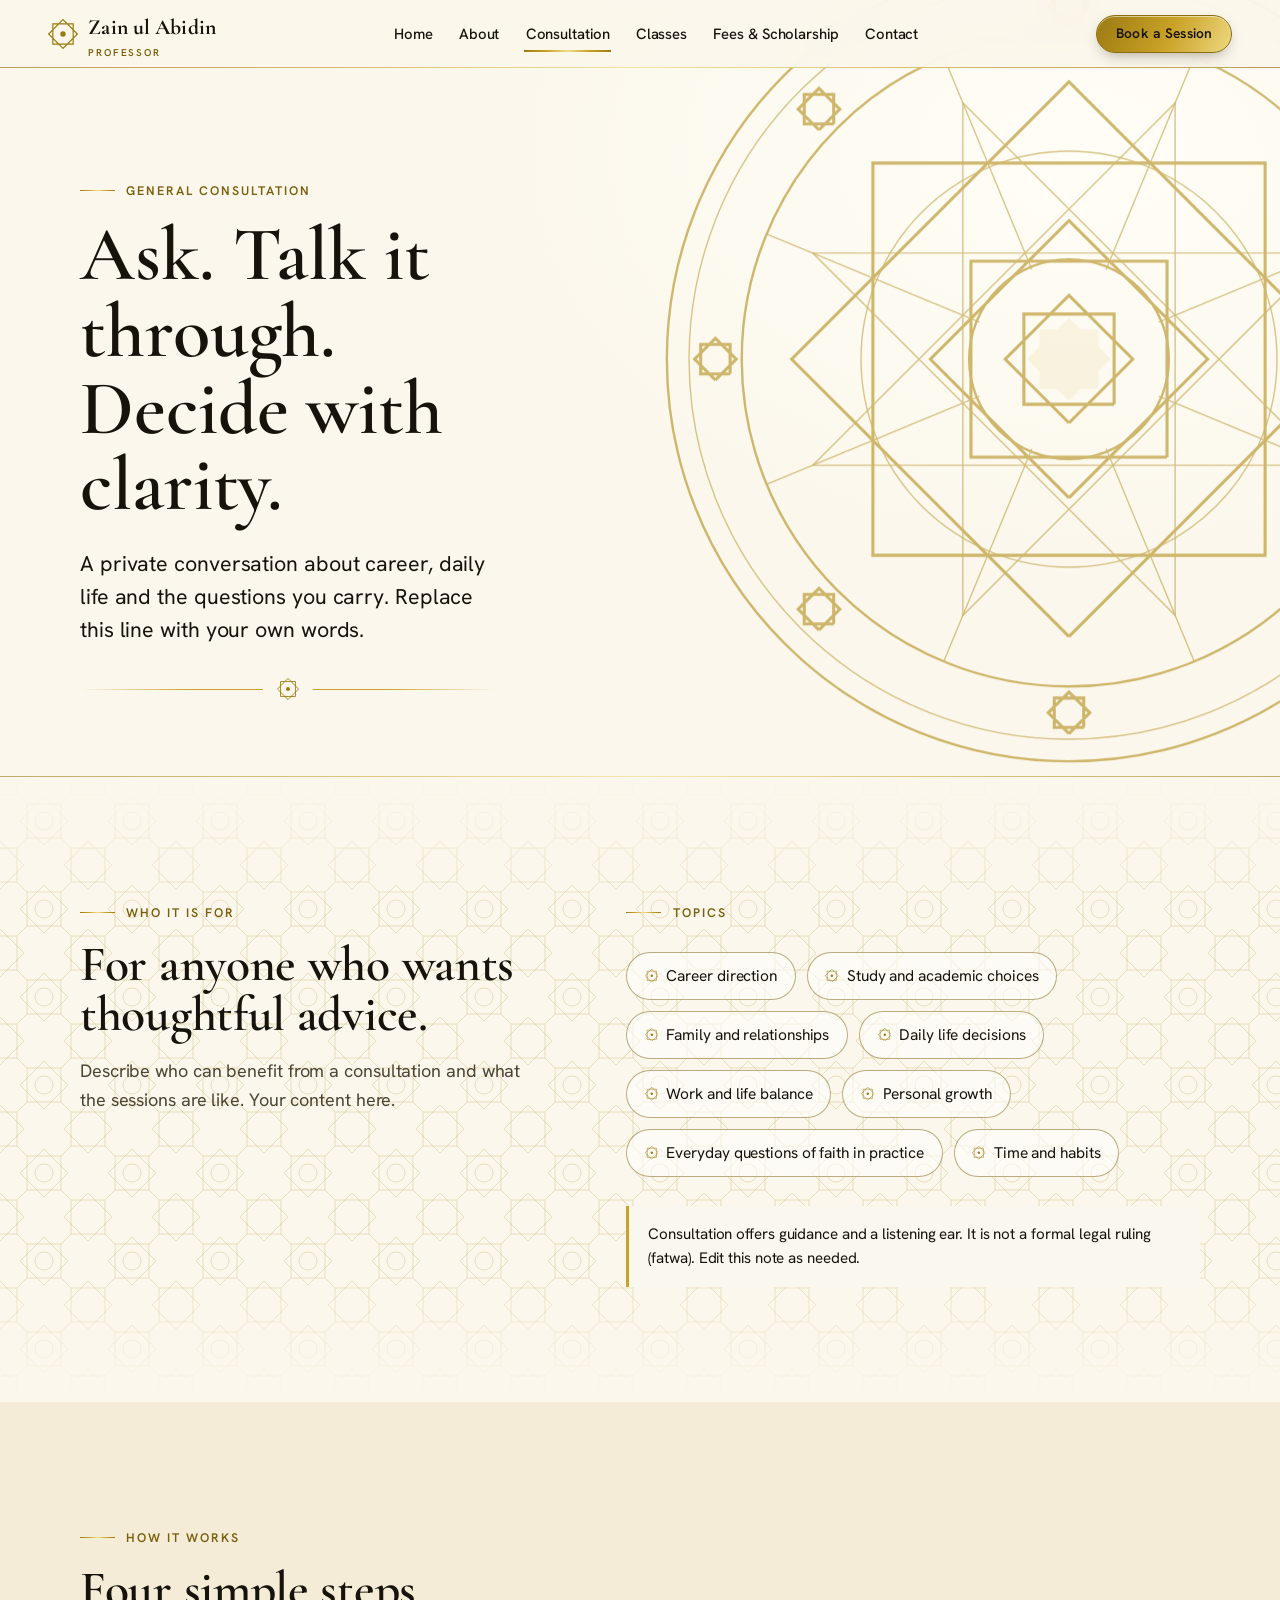
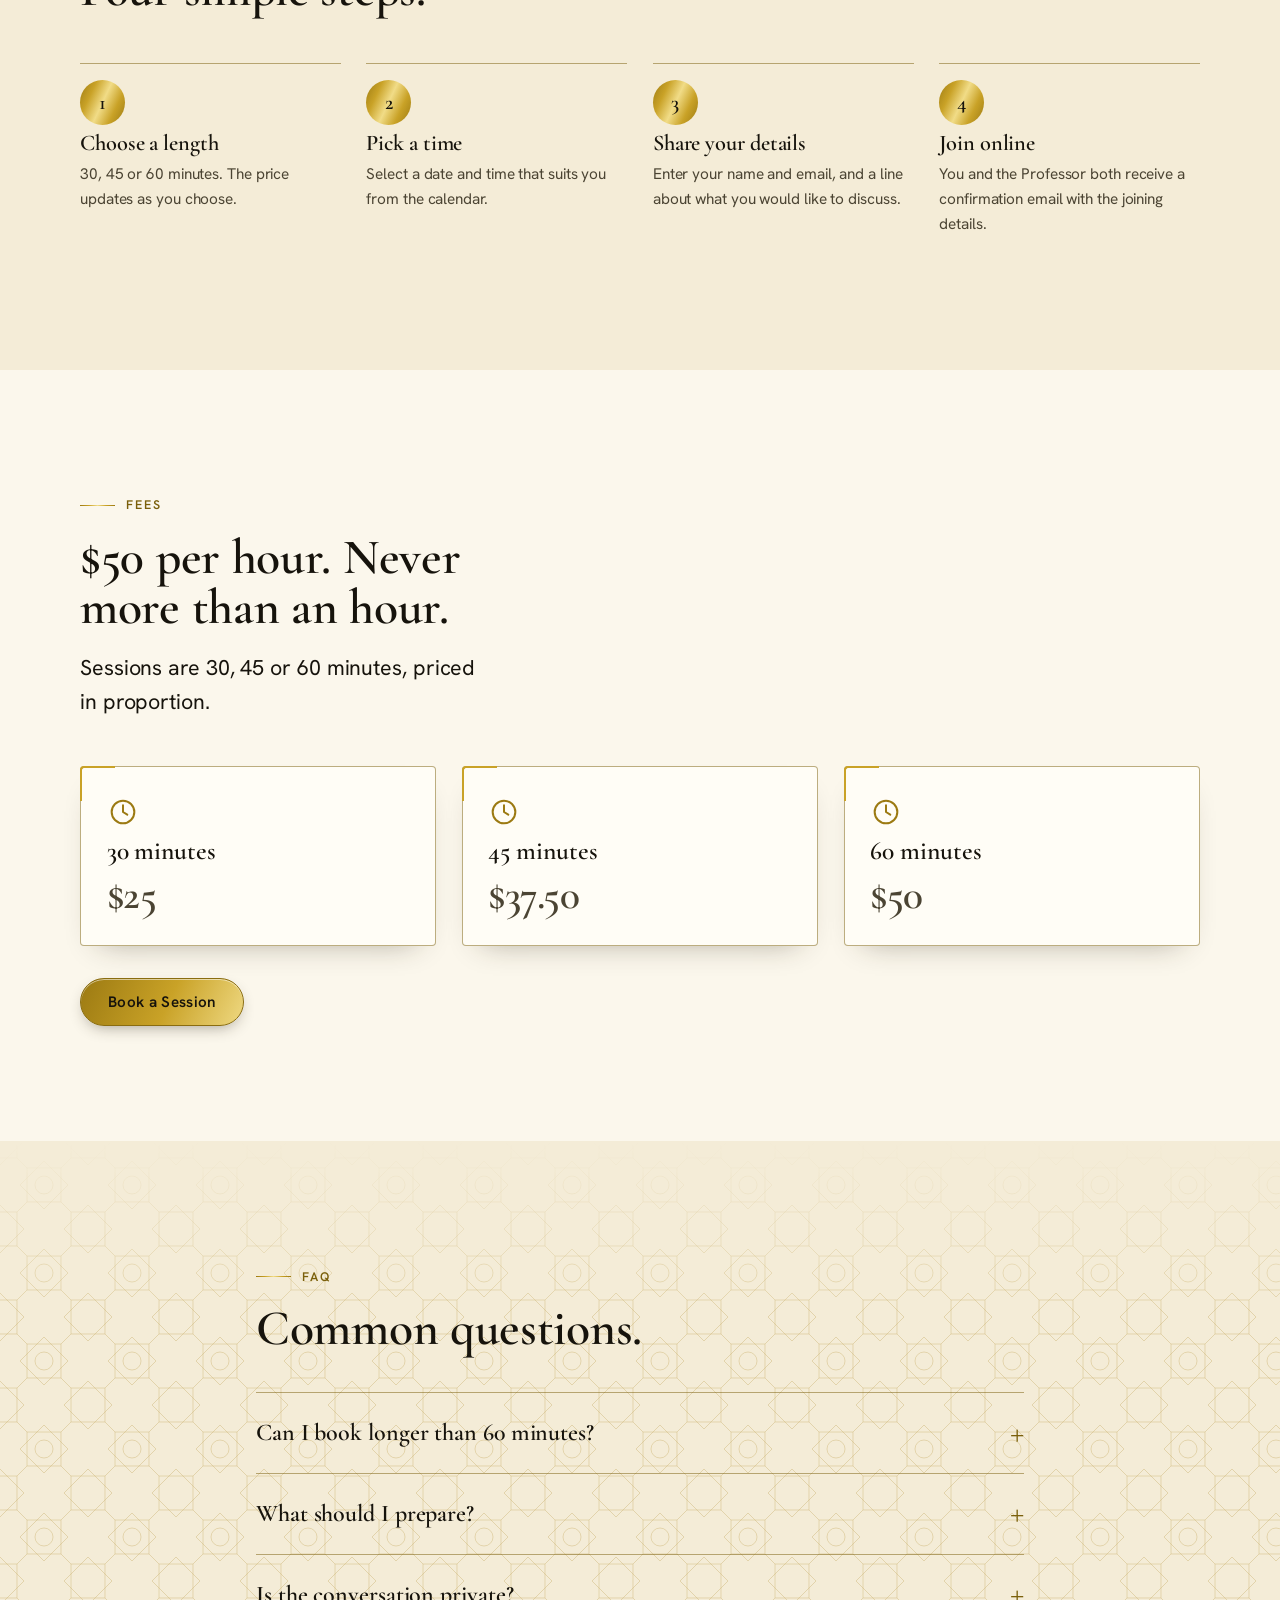
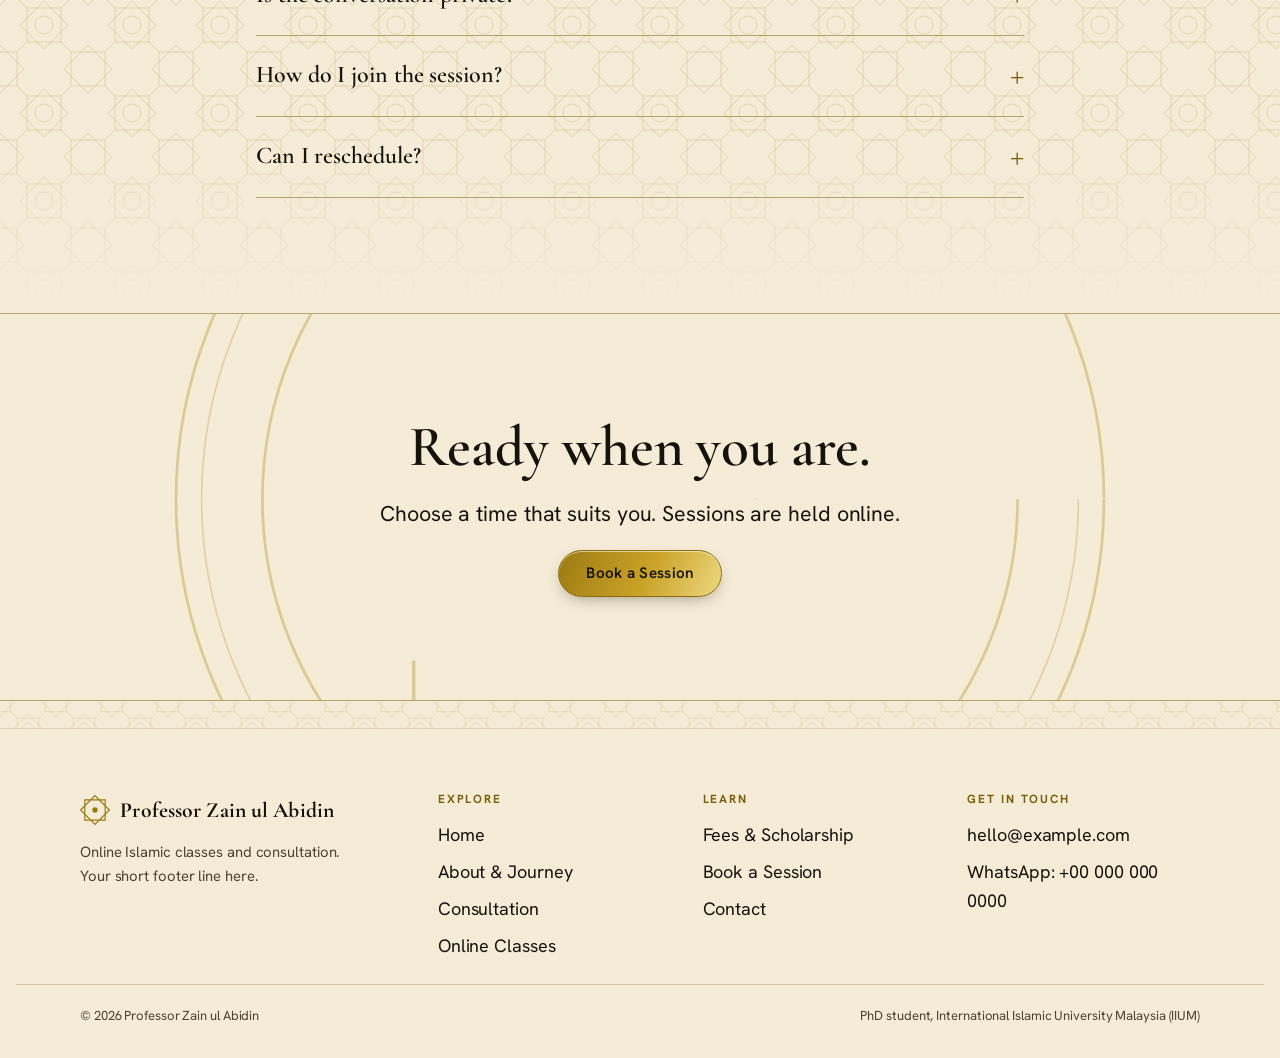
<file: consultation.html>
<!doctype html>
<html lang="en">
<head>
<meta charset="utf-8">
<meta name="viewport" content="width=device-width, initial-scale=1, viewport-fit=cover">
<title>General Consultation | Professor Zain ul Abidin</title>
<meta name="description" content="One-to-one general consultation online: career, daily life and everyday questions. 30, 45 or 60 minutes at $50 per hour.">
<meta name="theme-color" content="#FBF7EC">
<meta property="og:title" content="General Consultation | Professor Zain ul Abidin"><meta property="og:description" content="One-to-one general consultation online: career, daily life and everyday questions. 30, 45 or 60 minutes at $50 per hour."><meta property="og:type" content="website">
<link rel="icon" href="data:image/svg+xml,%3Csvg xmlns='http://www.w3.org/2000/svg' viewBox='0 0 100 100'%3E%3Crect width='100' height='100' rx='22' fill='%2316130C'/%3E%3Cpath d='M75.46 75.46 L24.54 75.46 L24.54 24.54 L75.46 24.54 Z M50 86 L14 50 L50 14 L86 50 Z' fill='none' stroke='%23C9A227' stroke-width='5'/%3E%3C/svg%3E">
<link rel="preconnect" href="https://fonts.googleapis.com"><link rel="preconnect" href="https://fonts.gstatic.com" crossorigin>
<link rel="stylesheet" href="https://fonts.googleapis.com/css2?family=Amiri:wght@400;700&family=Cormorant+Garamond:ital,wght@0,500;0,600;0,700;1,500;1,600&family=Hanken+Grotesk:wght@400;500;600;700&display=swap">
<link rel="stylesheet" href="assets/scrollcraft.css">
<link rel="stylesheet" href="assets/site.css">
<style>:root{--geo:url("data:image/svg+xml,%3Csvg%20xmlns%3D%27http%3A%2F%2Fwww.w3.org%2F2000%2Fsvg%27%20width%3D%2788%27%20height%3D%2788%27%20viewBox%3D%270%200%2088%2088%27%20fill%3D%27none%27%20stroke%3D%27%23A8841A%27%20stroke-width%3D%271%27%20stroke-opacity%3D%27.42%27%3E%3Cpath%20d%3D%27M60.97%2060.97%20L27.03%2060.97%20L27.03%2027.03%20L60.97%2027.03%20Z%20M44%2068%20L20%2044%20L44%2020%20L68%2044%20Z%27%2F%3E%3Cpath%20d%3D%27M16.97%2016.97%20L-16.97%2016.97%20L-16.97%20-16.97%20L16.97%20-16.97%20Z%20M0%2024%20L-24%200%20L0%20-24%20L24%200%20Z%27%2F%3E%3Cpath%20d%3D%27M104.97%2016.97%20L71.03%2016.97%20L71.03%20-16.97%20L104.97%20-16.97%20Z%20M88%2024%20L64%200%20L88%20-24%20L112%200%20Z%27%2F%3E%3Cpath%20d%3D%27M16.97%20104.97%20L-16.97%20104.97%20L-16.97%2071.03%20L16.97%2071.03%20Z%20M0%20112%20L-24%2088%20L0%2064%20L24%2088%20Z%27%2F%3E%3Cpath%20d%3D%27M104.97%20104.97%20L71.03%20104.97%20L71.03%2071.03%20L104.97%2071.03%20Z%20M88%20112%20L64%2088%20L88%2064%20L112%2088%20Z%27%2F%3E%3Cpath%20d%3D%27M17%2017%20L27%2027%20M71%2017%20L61%2027%20M17%2071%20L27%2061%20M71%2071%20L61%2061%27%2F%3E%3Ccircle%20cx%3D%2744%27%20cy%3D%2744%27%20r%3D%279%27%2F%3E%3C%2Fsvg%3E")}</style>
<noscript><style>[data-sc-in],[data-sc-stagger]>*,[data-sc-cue]{opacity:1!important;transform:none!important}[data-sc-reveal]{clip-path:none!important}</style></noscript>
</head>
<body>
<a class="skip" href="#main">Skip to content</a>
<svg width="0" height="0" style="position:absolute" aria-hidden="true" focusable="false"><defs>
<linearGradient id="gArch" x1="0" y1="0" x2="0" y2="1"><stop offset="0" stop-color="#FFFBEA"/><stop offset="1" stop-color="#EFE0AE"/></linearGradient>
<linearGradient id="gLant" x1="0" y1="0" x2="1" y2="1"><stop offset="0" stop-color="#F3DE8E"/><stop offset=".5" stop-color="#C9A227"/><stop offset="1" stop-color="#8C6D10"/></linearGradient>
<pattern id="pGeo" width="88" height="88" patternUnits="userSpaceOnUse"><g fill="none" stroke="#A8841A" stroke-width="1" stroke-opacity=".5"><path d="M60.97 60.97 L27.03 60.97 L27.03 27.03 L60.97 27.03 Z M44 68 L20 44 L44 20 L68 44 Z"/><path d="M16.97 16.97 L-16.97 16.97 L-16.97 -16.97 L16.97 -16.97 Z M0 24 L-24 0 L0 -24 L24 0 Z"/><path d="M104.97 16.97 L71.03 16.97 L71.03 -16.97 L104.97 -16.97 Z M88 24 L64 0 L88 -24 L112 0 Z"/><path d="M16.97 104.97 L-16.97 104.97 L-16.97 71.03 L16.97 71.03 Z M0 112 L-24 88 L0 64 L24 88 Z"/><path d="M104.97 104.97 L71.03 104.97 L71.03 71.03 L104.97 71.03 Z M88 112 L64 88 L88 64 L112 88 Z"/></g></pattern>
</defs>
<symbol id="star8" viewBox="0 0 100 100"><path d="M83.94 83.94 L16.06 83.94 L16.06 16.06 L83.94 16.06 Z M50 98 L2 50 L50 2 L98 50 Z" fill="none" stroke="currentColor" stroke-width="4" stroke-linejoin="miter"/><circle cx="50" cy="50" r="9" fill="currentColor"/></symbol>
<symbol id="star8f" viewBox="0 0 100 100"><polygon points="98,50 83.94,64.06 83.94,83.94 64.06,83.94 50,98 35.94,83.94 16.06,83.94 16.06,64.06 2,50 16.06,35.94 16.06,16.06 35.94,16.06 50,2 64.06,16.06 83.94,16.06 83.94,35.94" fill="currentColor"/></symbol>
<symbol id="crescent" viewBox="0 0 100 70"><path d="M6 30 A44 44 0 0 0 94 30 A44 28 0 0 1 6 30 Z" fill="url(#gLant)" stroke="#8C6D10" stroke-width="1.5" stroke-linejoin="round"/></symbol>
<symbol id="lantern" viewBox="0 0 120 262">
 <path d="M60 0 V40" stroke="#9C7A12" stroke-width="2" fill="none"/><circle cx="60" cy="44" r="6" fill="none" stroke="#9C7A12" stroke-width="2.5"/>
 <path d="M60 52 L36 80 H84 Z" fill="url(#gLant)" stroke="#8C6D10" stroke-width="1.5" stroke-linejoin="round"/>
 <path d="M34 80 H86 L98 140 L86 200 H34 L22 140 Z" fill="#FFF3C4" fill-opacity=".72" stroke="#8C6D10" stroke-width="2.5" stroke-linejoin="round"/>
 <path d="M34 80 L46 140 L34 200 M86 80 L74 140 L86 200 M60 80 V200" fill="none" stroke="#B8921B" stroke-width="1.6"/>
 <path d="M75.56 155.56 L44.44 155.56 L44.44 124.44 L75.56 124.44 Z M60 162 L38 140 L60 118 L82 140 Z" fill="#C9A227" fill-opacity=".55" stroke="#8C6D10" stroke-width="1.4"/>
 <circle cx="60" cy="140" r="6" fill="#FFF8DC"/>
 <path d="M30 200 H90 L80 220 H40 Z" fill="url(#gLant)" stroke="#8C6D10" stroke-width="1.5" stroke-linejoin="round"/>
 <path d="M60 220 V244" stroke="#9C7A12" stroke-width="2"/><polygon points="69,252 66.36,254.64 66.36,258.36 62.64,258.36 60,261 57.36,258.36 53.64,258.36 53.64,254.64 51,252 53.64,249.36 53.64,245.64 57.36,245.64 60,243 62.64,245.64 66.36,245.64 66.36,249.36" fill="#C9A227"/>
</symbol>
<symbol id="i-book" viewBox="0 0 24 24" fill="none" stroke="currentColor" stroke-width="1.5" stroke-linecap="round" stroke-linejoin="round"><path d="M4 5.5C4 4.7 4.7 4 5.5 4H11v15H5.5c-.8 0-1.5-.7-1.5-1.5zM20 5.5c0-.8-.7-1.5-1.5-1.5H13v15h5.5c.8 0 1.5-.7 1.5-1.5z"/></symbol>
<symbol id="i-chat" viewBox="0 0 24 24" fill="none" stroke="currentColor" stroke-width="1.5" stroke-linecap="round" stroke-linejoin="round"><path d="M4 5h16v11H9l-5 4z"/><path d="M8 9.5h8M8 12.5h5"/></symbol>
<symbol id="i-heart" viewBox="0 0 24 24" fill="none" stroke="currentColor" stroke-width="1.5" stroke-linecap="round" stroke-linejoin="round"><path d="M12 20s-7-4.5-7-10a4 4 0 0 1 7-2.5A4 4 0 0 1 19 10c0 5.5-7 10-7 10z"/></symbol>
<symbol id="i-globe" viewBox="0 0 24 24" fill="none" stroke="currentColor" stroke-width="1.5" stroke-linecap="round" stroke-linejoin="round"><circle cx="12" cy="12" r="8.5"/><path d="M3.5 12h17M12 3.5c3.2 3 3.2 14 0 17M12 3.5c-3.2 3-3.2 14 0 17"/></symbol>
<symbol id="i-clock" viewBox="0 0 24 24" fill="none" stroke="currentColor" stroke-width="1.5" stroke-linecap="round" stroke-linejoin="round"><circle cx="12" cy="12" r="8.5"/><path d="M12 7v5l3.2 2"/></symbol>
<symbol id="i-mail" viewBox="0 0 24 24" fill="none" stroke="currentColor" stroke-width="1.5" stroke-linecap="round" stroke-linejoin="round"><rect x="3.5" y="6" width="17" height="12" rx="1.5"/><path d="M4 7l8 6 8-6"/></symbol>
<symbol id="i-phone" viewBox="0 0 24 24" fill="none" stroke="currentColor" stroke-width="1.5" stroke-linecap="round" stroke-linejoin="round"><path d="M6 4h3l1.5 4-2 1.5a10 10 0 0 0 5 5l1.5-2 4 1.5v3a2 2 0 0 1-2 2A13 13 0 0 1 4 6a2 2 0 0 1 2-2z"/></symbol>
<symbol id="i-check" viewBox="0 0 24 24" fill="none" stroke="currentColor" stroke-width="1.5" stroke-linecap="round" stroke-linejoin="round"><path d="M5 12.5l4.5 4.5L19 7.5"/></symbol>
<symbol id="i-quote" viewBox="0 0 24 24" fill="none" stroke="currentColor" stroke-width="1.5" stroke-linecap="round" stroke-linejoin="round"><path d="M6 17c0-4 1-7 4-9M14 17c0-4 1-7 4-9" stroke-width="2.4"/></symbol>
<symbol id="i-cap" viewBox="0 0 24 24" fill="none" stroke="currentColor" stroke-width="1.5" stroke-linecap="round" stroke-linejoin="round"><path d="M2 9l10-5 10 5-10 5z"/><path d="M6 11.5V16c0 1.5 3 3 6 3s6-1.5 6-3v-4.5"/></symbol>
<symbol id="i-shield" viewBox="0 0 24 24" fill="none" stroke="currentColor" stroke-width="1.5" stroke-linecap="round" stroke-linejoin="round"><path d="M12 3l7 3v5c0 5-3 8-7 10-4-2-7-5-7-10V6z"/><path d="M9 12l2.2 2.2L15.5 10"/></symbol>
<symbol id="i-compass" viewBox="0 0 24 24" fill="none" stroke="currentColor" stroke-width="1.5" stroke-linecap="round" stroke-linejoin="round"><circle cx="12" cy="12" r="8.5"/><path d="M15.5 8.5l-2 5-5 2 2-5z"/></symbol>
<symbol id="i-pen" viewBox="0 0 24 24" fill="none" stroke="currentColor" stroke-width="1.5" stroke-linecap="round" stroke-linejoin="round"><path d="M4 20l1-4L16.5 4.5a2 2 0 0 1 3 3L8 19z"/><path d="M14.5 6.5l3 3"/></symbol>
</svg>
<span data-sc-progress aria-hidden="true"></span>
<header class="site-header"><div class="site-header__in">
<a class="brand" href="index.html" aria-label="Professor Zain ul Abidin, home"><svg aria-hidden="true"><use href="#star8"/></svg><span><b>Zain ul Abidin</b><small>Professor</small></span></a>
<nav class="nav" id="site-nav" aria-label="Main"><a href="index.html">Home</a><a href="about.html">About</a><a href="consultation.html" aria-current="page">Consultation</a><a href="classes.html">Classes</a><a href="fees.html">Fees & Scholarship</a><a href="contact.html">Contact</a></nav>
<a class="btn btn--sm" href="book.html">Book a Session</a>
<button class="nav-toggle" type="button" aria-expanded="false" aria-controls="site-nav" aria-label="Open menu"><span></span></button>
</div></header>
<main id="main">
<section class="phero" data-sc-act="flow">
<div class="phero__orn" data-sc-parallax="-1.6" aria-hidden="true"><svg viewBox="-300 -300 600 600" aria-hidden="true" focusable="false"><circle r="290" pathLength="1" class="draw " style="--a:0;--b:0.22"/><circle r="274" pathLength="1" class="draw t2" style="--a:0.03;--b:0.22"/><circle r="236" pathLength="1" class="draw " style="--a:0.07;--b:0.24"/><path d="M141.42 141.42 L-141.42 141.42 L-141.42 -141.42 L141.42 -141.42 Z" pathLength="1" class="draw t3" style="--a:0.14;--b:0.28"/><path d="M0 200 L-200 0 L0 -200 L200 0 Z" pathLength="1" class="draw t3" style="--a:0.2;--b:0.28"/><path d="M184.78 76.54 L-184.78 76.54 L76.54 -184.78 L76.54 184.78 L-184.78 -76.54 L184.78 -76.54 L-76.54 184.78 L-76.54 -184.78 Z" pathLength="1" class="draw t2" style="--a:0.3;--b:0.34"/><circle r="150" pathLength="1" class="draw t2" style="--a:0.34;--b:0.24"/><path d="M64.67 26.79 L218.04 90.31 M26.79 64.67 L90.31 218.04 M-26.79 64.67 L-90.31 218.04 M-64.67 26.79 L-218.04 90.31 M-64.67 -26.79 L-218.04 -90.31 M-26.79 -64.67 L-90.31 -218.04 M26.79 -64.67 L90.31 -218.04 M64.67 -26.79 L218.04 -90.31 " pathLength="1" class="draw t2" style="--a:0.4;--b:0.26"/><path d="M265.61 10.61 L244.39 10.61 L244.39 -10.61 L265.61 -10.61 Z M255 15 L240 0 L255 -15 L270 0 Z M190.92 190.92 L169.7 190.92 L169.7 169.7 L190.92 169.7 Z M180.31 195.31 L165.31 180.31 L180.31 165.31 L195.31 180.31 Z M10.61 265.61 L-10.61 265.61 L-10.61 244.39 L10.61 244.39 Z M0 270 L-15 255 L0 240 L15 255 Z M-169.7 190.92 L-190.92 190.92 L-190.92 169.7 L-169.7 169.7 Z M-180.31 195.31 L-195.31 180.31 L-180.31 165.31 L-165.31 180.31 Z M-244.39 10.61 L-265.61 10.61 L-265.61 -10.61 L-244.39 -10.61 Z M-255 15 L-270 0 L-255 -15 L-240 0 Z M-169.7 -169.7 L-190.92 -169.7 L-190.92 -190.92 L-169.7 -190.92 Z M-180.31 -165.31 L-195.31 -180.31 L-180.31 -195.31 L-165.31 -180.31 Z M10.61 -244.39 L-10.61 -244.39 L-10.61 -265.61 L10.61 -265.61 Z M0 -240 L-15 -255 L0 -270 L15 -255 Z M190.92 -169.7 L169.7 -169.7 L169.7 -190.92 L190.92 -190.92 Z M180.31 -165.31 L165.31 -180.31 L180.31 -195.31 L195.31 -180.31 Z " pathLength="1" class="draw t3" style="--a:0.5;--b:0.24"/><path d="M70.71 70.71 L-70.71 70.71 L-70.71 -70.71 L70.71 -70.71 Z M0 100 L-100 0 L0 -100 L100 0 Z" pathLength="1" class="draw t3" style="--a:0.5;--b:0.3"/><circle r="72" pathLength="1" class="draw " style="--a:0.56;--b:0.22"/><path d="M32.53 32.53 L-32.53 32.53 L-32.53 -32.53 L32.53 -32.53 Z M0 46 L-46 0 L0 -46 L46 0 Z" pathLength="1" class="draw t3" style="--a:0.62;--b:0.26"/><polygon class="fillstar" points="30,0 21.21,8.79 21.21,21.21 8.79,21.21 0,30 -8.79,21.21 -21.21,21.21 -21.21,8.79 -30,0 -21.21,-8.79 -21.21,-21.21 -8.79,-21.21 0,-30 8.79,-21.21 21.21,-21.21 21.21,-8.79"/></svg></div>
<div class="wrap"><div class="stack" data-sc-in data-sc-stagger="80"><span class="eyebrow">General Consultation</span><h1>Ask. Talk it through. Decide with clarity.</h1><p class="lede" data-dummy>A private conversation about career, daily life and the questions you carry. Replace this line with your own words.</p><div class="divider divider--left" aria-hidden="true"><svg><use href="#star8"/></svg></div></div></div></section>
<section class="band geo-bg" data-sc-act="flow"><div class="wrap split" style="align-items:start">
  <div class="stack" data-sc-in data-sc-stagger="80"><span class="eyebrow">Who it is for</span><h2 class="sc-display sc-display--md" style="margin-top:1.1rem" data-dummy>For anyone who wants thoughtful advice.</h2><p class="sc-body" data-dummy>Describe who can benefit from a consultation and what the sessions are like. Your content here.</p></div>
  <div data-sc-in data-sc-stagger="60"><span class="eyebrow">Topics</span><div class="topics" data-dummy><span class="chip"><svg aria-hidden="true"><use href="#star8"/></svg>Career direction</span><span class="chip"><svg aria-hidden="true"><use href="#star8"/></svg>Study and academic choices</span><span class="chip"><svg aria-hidden="true"><use href="#star8"/></svg>Family and relationships</span><span class="chip"><svg aria-hidden="true"><use href="#star8"/></svg>Daily life decisions</span><span class="chip"><svg aria-hidden="true"><use href="#star8"/></svg>Work and life balance</span><span class="chip"><svg aria-hidden="true"><use href="#star8"/></svg>Personal growth</span><span class="chip"><svg aria-hidden="true"><use href="#star8"/></svg>Everyday questions of faith in practice</span><span class="chip"><svg aria-hidden="true"><use href="#star8"/></svg>Time and habits</span></div>
  <p class="note" style="margin-top:1.8rem" data-dummy>Consultation offers guidance and a listening ear. It is not a formal legal ruling (fatwa). Edit this note as needed.</p></div>
</div></section>

<section class="band band--surface" data-sc-act="flow"><div class="wrap">
  <div class="head" data-sc-in data-sc-stagger="80"><span class="eyebrow">How it works</span><h2 class="sc-display sc-display--md" style="margin-top:1.1rem">Four simple steps.</h2></div>
  <ol class="steps" data-sc-in data-sc-stagger="80">
    <li><h3>Choose a length</h3><p>30, 45 or 60 minutes. The price updates as you choose.</p></li>
    <li><h3>Pick a time</h3><p>Select a date and time that suits you from the calendar.</p></li>
    <li><h3>Share your details</h3><p>Enter your name and email, and a line about what you would like to discuss.</p></li>
    <li><h3>Join online</h3><p>You and the Professor both receive a confirmation email with the joining details.</p></li>
  </ol>
</div></section>

<section class="band" data-sc-act="flow"><div class="wrap">
  <div class="head" data-sc-in data-sc-stagger="80"><span class="eyebrow">Fees</span><h2 class="sc-display sc-display--md" style="margin-top:1.1rem">$50 per hour. Never more than an hour.</h2><p class="lede">Sessions are 30, 45 or 60 minutes, priced in proportion.</p></div>
  <div class="cards" style="--cols:3" data-sc-in data-sc-stagger="80">
    <div class="card"><svg aria-hidden="true"><use href="#i-clock"/></svg><h3>30 minutes</h3><p class="sc-display" style="font-size:2.6rem">$25</p></div>
    <div class="card"><svg aria-hidden="true"><use href="#i-clock"/></svg><h3>45 minutes</h3><p class="sc-display" style="font-size:2.6rem">$37.50</p></div>
    <div class="card"><svg aria-hidden="true"><use href="#i-clock"/></svg><h3>60 minutes</h3><p class="sc-display" style="font-size:2.6rem">$50</p></div>
  </div>
  <p style="margin-top:2rem"><a class="btn" href="book.html?service=consultation">Book a Session</a></p>
</div></section>

<section class="band band--surface geo-bg" data-sc-act="flow"><div class="wrap wrap--narrow">
  <div class="head" data-sc-in data-sc-stagger="80"><span class="eyebrow">FAQ</span><h2 class="sc-display sc-display--md" style="margin-top:1.1rem">Common questions.</h2></div>
  <div class="faq" data-sc-in>
    <details><summary>Can I book longer than 60 minutes?</summary><div>No. Sessions are capped at 60 minutes. If you need more time, book a second session.</div></details>
    <details data-dummy><summary>What should I prepare?</summary><div>Write down your main question or situation beforehand so we can use the time well. Edit this answer.</div></details>
    <details data-dummy><summary>Is the conversation private?</summary><div>Placeholder answer about confidentiality. Edit this answer.</div></details>
    <details data-dummy><summary>How do I join the session?</summary><div>You will receive an email with the joining link after booking. Edit this answer.</div></details>
    <details data-dummy><summary>Can I reschedule?</summary><div>Placeholder answer about rescheduling and cancellation. Edit this answer.</div></details>
  </div>
</div></section>
<section class="ctastrip" data-sc-act="flow"><div class="ctastrip__orn" data-sc-parallax="-1" aria-hidden="true"><svg viewBox="-300 -300 600 600" aria-hidden="true" focusable="false"><circle r="290" pathLength="1" class="draw " style="--a:0;--b:0.22"/><circle r="274" pathLength="1" class="draw t2" style="--a:0.03;--b:0.22"/><circle r="236" pathLength="1" class="draw " style="--a:0.07;--b:0.24"/><path d="M141.42 141.42 L-141.42 141.42 L-141.42 -141.42 L141.42 -141.42 Z" pathLength="1" class="draw t3" style="--a:0.14;--b:0.28"/><path d="M0 200 L-200 0 L0 -200 L200 0 Z" pathLength="1" class="draw t3" style="--a:0.2;--b:0.28"/><path d="M184.78 76.54 L-184.78 76.54 L76.54 -184.78 L76.54 184.78 L-184.78 -76.54 L184.78 -76.54 L-76.54 184.78 L-76.54 -184.78 Z" pathLength="1" class="draw t2" style="--a:0.3;--b:0.34"/><circle r="150" pathLength="1" class="draw t2" style="--a:0.34;--b:0.24"/><path d="M64.67 26.79 L218.04 90.31 M26.79 64.67 L90.31 218.04 M-26.79 64.67 L-90.31 218.04 M-64.67 26.79 L-218.04 90.31 M-64.67 -26.79 L-218.04 -90.31 M-26.79 -64.67 L-90.31 -218.04 M26.79 -64.67 L90.31 -218.04 M64.67 -26.79 L218.04 -90.31 " pathLength="1" class="draw t2" style="--a:0.4;--b:0.26"/><path d="M265.61 10.61 L244.39 10.61 L244.39 -10.61 L265.61 -10.61 Z M255 15 L240 0 L255 -15 L270 0 Z M190.92 190.92 L169.7 190.92 L169.7 169.7 L190.92 169.7 Z M180.31 195.31 L165.31 180.31 L180.31 165.31 L195.31 180.31 Z M10.61 265.61 L-10.61 265.61 L-10.61 244.39 L10.61 244.39 Z M0 270 L-15 255 L0 240 L15 255 Z M-169.7 190.92 L-190.92 190.92 L-190.92 169.7 L-169.7 169.7 Z M-180.31 195.31 L-195.31 180.31 L-180.31 165.31 L-165.31 180.31 Z M-244.39 10.61 L-265.61 10.61 L-265.61 -10.61 L-244.39 -10.61 Z M-255 15 L-270 0 L-255 -15 L-240 0 Z M-169.7 -169.7 L-190.92 -169.7 L-190.92 -190.92 L-169.7 -190.92 Z M-180.31 -165.31 L-195.31 -180.31 L-180.31 -195.31 L-165.31 -180.31 Z M10.61 -244.39 L-10.61 -244.39 L-10.61 -265.61 L10.61 -265.61 Z M0 -240 L-15 -255 L0 -270 L15 -255 Z M190.92 -169.7 L169.7 -169.7 L169.7 -190.92 L190.92 -190.92 Z M180.31 -165.31 L165.31 -180.31 L180.31 -195.31 L195.31 -180.31 Z " pathLength="1" class="draw t3" style="--a:0.5;--b:0.24"/><path d="M70.71 70.71 L-70.71 70.71 L-70.71 -70.71 L70.71 -70.71 Z M0 100 L-100 0 L0 -100 L100 0 Z" pathLength="1" class="draw t3" style="--a:0.5;--b:0.3"/><circle r="72" pathLength="1" class="draw " style="--a:0.56;--b:0.22"/><path d="M32.53 32.53 L-32.53 32.53 L-32.53 -32.53 L32.53 -32.53 Z M0 46 L-46 0 L0 -46 L46 0 Z" pathLength="1" class="draw t3" style="--a:0.62;--b:0.26"/><polygon class="fillstar" points="30,0 21.21,8.79 21.21,21.21 8.79,21.21 0,30 -8.79,21.21 -21.21,21.21 -21.21,8.79 -30,0 -21.21,-8.79 -21.21,-21.21 -8.79,-21.21 0,-30 8.79,-21.21 21.21,-21.21 21.21,-8.79"/></svg></div>
<div class="wrap" data-sc-in data-sc-stagger="80"><h2 data-dummy>Ready when you are.</h2><p class="lede" data-dummy>Choose a time that suits you. Sessions are held online.</p><a class="btn btn--lg" href="book.html">Book a Session</a></div></section>
</main>
<footer class="site-footer"><div class="site-footer__band" aria-hidden="true"></div>
<div class="site-footer__in">
<div><a class="brand" href="index.html"><svg aria-hidden="true"><use href="#star8"/></svg><span><b>Professor Zain ul Abidin</b></span></a>
<p data-dummy>Online Islamic classes and consultation. Your short footer line here.</p></div>
<div><h4>Explore</h4><ul><li><a href="index.html">Home</a></li><li><a href="about.html">About &amp; Journey</a></li><li><a href="consultation.html">Consultation</a></li><li><a href="classes.html">Online Classes</a></li></ul></div>
<div><h4>Learn</h4><ul><li><a href="fees.html">Fees &amp; Scholarship</a></li><li><a href="book.html">Book a Session</a></li><li><a href="contact.html">Contact</a></li></ul></div>
<div><h4>Get in touch</h4><ul><li><a href="mailto:hello@example.com" data-dummy>hello@example.com</a></li><li><a href="https://wa.me/0000000000" data-dummy>WhatsApp: +00 000 000 0000</a></li></ul></div>
</div>
<div class="site-footer__base"><span>&copy; 2026 Professor Zain ul Abidin</span><span>PhD student, International Islamic University Malaysia (IIUM)</span></div></footer>

<script src="assets/scrollcraft.js"></script>
<script src="assets/site.js"></script>
</body>
</html>
</file>
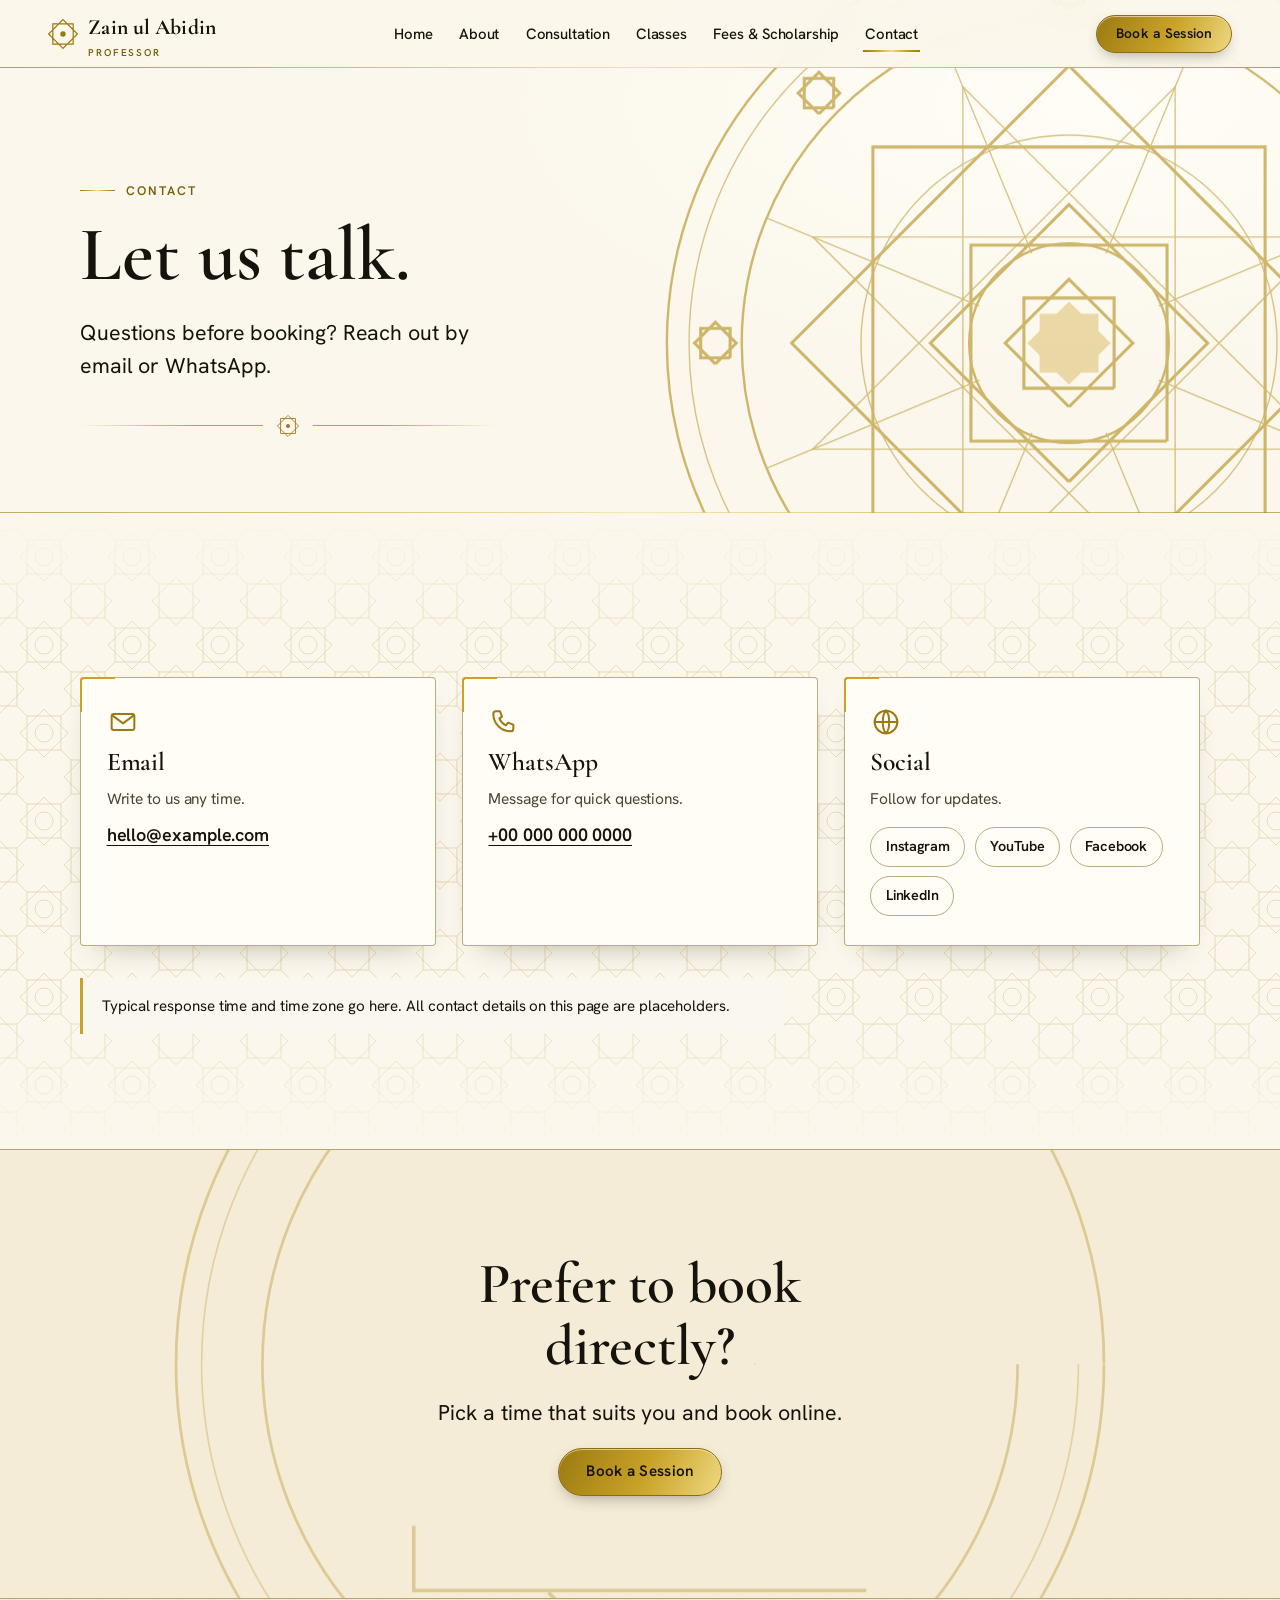
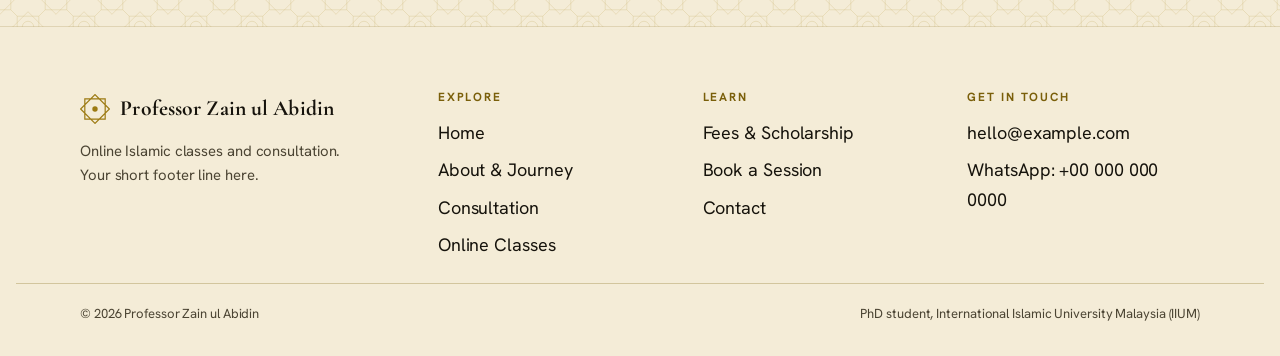
<file: contact.html>
<!doctype html>
<html lang="en">
<head>
<meta charset="utf-8">
<meta name="viewport" content="width=device-width, initial-scale=1, viewport-fit=cover">
<title>Contact | Professor Zain ul Abidin</title>
<meta name="description" content="Contact Professor Zain ul Abidin by email, WhatsApp or social media.">
<meta name="theme-color" content="#FBF7EC">
<meta property="og:title" content="Contact | Professor Zain ul Abidin"><meta property="og:description" content="Contact Professor Zain ul Abidin by email, WhatsApp or social media."><meta property="og:type" content="website">
<link rel="icon" href="data:image/svg+xml,%3Csvg xmlns='http://www.w3.org/2000/svg' viewBox='0 0 100 100'%3E%3Crect width='100' height='100' rx='22' fill='%2316130C'/%3E%3Cpath d='M75.46 75.46 L24.54 75.46 L24.54 24.54 L75.46 24.54 Z M50 86 L14 50 L50 14 L86 50 Z' fill='none' stroke='%23C9A227' stroke-width='5'/%3E%3C/svg%3E">
<link rel="preconnect" href="https://fonts.googleapis.com"><link rel="preconnect" href="https://fonts.gstatic.com" crossorigin>
<link rel="stylesheet" href="https://fonts.googleapis.com/css2?family=Amiri:wght@400;700&family=Cormorant+Garamond:ital,wght@0,500;0,600;0,700;1,500;1,600&family=Hanken+Grotesk:wght@400;500;600;700&display=swap">
<link rel="stylesheet" href="assets/scrollcraft.css">
<link rel="stylesheet" href="assets/site.css">
<style>:root{--geo:url("data:image/svg+xml,%3Csvg%20xmlns%3D%27http%3A%2F%2Fwww.w3.org%2F2000%2Fsvg%27%20width%3D%2788%27%20height%3D%2788%27%20viewBox%3D%270%200%2088%2088%27%20fill%3D%27none%27%20stroke%3D%27%23A8841A%27%20stroke-width%3D%271%27%20stroke-opacity%3D%27.42%27%3E%3Cpath%20d%3D%27M60.97%2060.97%20L27.03%2060.97%20L27.03%2027.03%20L60.97%2027.03%20Z%20M44%2068%20L20%2044%20L44%2020%20L68%2044%20Z%27%2F%3E%3Cpath%20d%3D%27M16.97%2016.97%20L-16.97%2016.97%20L-16.97%20-16.97%20L16.97%20-16.97%20Z%20M0%2024%20L-24%200%20L0%20-24%20L24%200%20Z%27%2F%3E%3Cpath%20d%3D%27M104.97%2016.97%20L71.03%2016.97%20L71.03%20-16.97%20L104.97%20-16.97%20Z%20M88%2024%20L64%200%20L88%20-24%20L112%200%20Z%27%2F%3E%3Cpath%20d%3D%27M16.97%20104.97%20L-16.97%20104.97%20L-16.97%2071.03%20L16.97%2071.03%20Z%20M0%20112%20L-24%2088%20L0%2064%20L24%2088%20Z%27%2F%3E%3Cpath%20d%3D%27M104.97%20104.97%20L71.03%20104.97%20L71.03%2071.03%20L104.97%2071.03%20Z%20M88%20112%20L64%2088%20L88%2064%20L112%2088%20Z%27%2F%3E%3Cpath%20d%3D%27M17%2017%20L27%2027%20M71%2017%20L61%2027%20M17%2071%20L27%2061%20M71%2071%20L61%2061%27%2F%3E%3Ccircle%20cx%3D%2744%27%20cy%3D%2744%27%20r%3D%279%27%2F%3E%3C%2Fsvg%3E")}</style>
<noscript><style>[data-sc-in],[data-sc-stagger]>*,[data-sc-cue]{opacity:1!important;transform:none!important}[data-sc-reveal]{clip-path:none!important}</style></noscript>
</head>
<body>
<a class="skip" href="#main">Skip to content</a>
<svg width="0" height="0" style="position:absolute" aria-hidden="true" focusable="false"><defs>
<linearGradient id="gArch" x1="0" y1="0" x2="0" y2="1"><stop offset="0" stop-color="#FFFBEA"/><stop offset="1" stop-color="#EFE0AE"/></linearGradient>
<linearGradient id="gLant" x1="0" y1="0" x2="1" y2="1"><stop offset="0" stop-color="#F3DE8E"/><stop offset=".5" stop-color="#C9A227"/><stop offset="1" stop-color="#8C6D10"/></linearGradient>
<pattern id="pGeo" width="88" height="88" patternUnits="userSpaceOnUse"><g fill="none" stroke="#A8841A" stroke-width="1" stroke-opacity=".5"><path d="M60.97 60.97 L27.03 60.97 L27.03 27.03 L60.97 27.03 Z M44 68 L20 44 L44 20 L68 44 Z"/><path d="M16.97 16.97 L-16.97 16.97 L-16.97 -16.97 L16.97 -16.97 Z M0 24 L-24 0 L0 -24 L24 0 Z"/><path d="M104.97 16.97 L71.03 16.97 L71.03 -16.97 L104.97 -16.97 Z M88 24 L64 0 L88 -24 L112 0 Z"/><path d="M16.97 104.97 L-16.97 104.97 L-16.97 71.03 L16.97 71.03 Z M0 112 L-24 88 L0 64 L24 88 Z"/><path d="M104.97 104.97 L71.03 104.97 L71.03 71.03 L104.97 71.03 Z M88 112 L64 88 L88 64 L112 88 Z"/></g></pattern>
</defs>
<symbol id="star8" viewBox="0 0 100 100"><path d="M83.94 83.94 L16.06 83.94 L16.06 16.06 L83.94 16.06 Z M50 98 L2 50 L50 2 L98 50 Z" fill="none" stroke="currentColor" stroke-width="4" stroke-linejoin="miter"/><circle cx="50" cy="50" r="9" fill="currentColor"/></symbol>
<symbol id="star8f" viewBox="0 0 100 100"><polygon points="98,50 83.94,64.06 83.94,83.94 64.06,83.94 50,98 35.94,83.94 16.06,83.94 16.06,64.06 2,50 16.06,35.94 16.06,16.06 35.94,16.06 50,2 64.06,16.06 83.94,16.06 83.94,35.94" fill="currentColor"/></symbol>
<symbol id="crescent" viewBox="0 0 100 70"><path d="M6 30 A44 44 0 0 0 94 30 A44 28 0 0 1 6 30 Z" fill="url(#gLant)" stroke="#8C6D10" stroke-width="1.5" stroke-linejoin="round"/></symbol>
<symbol id="lantern" viewBox="0 0 120 262">
 <path d="M60 0 V40" stroke="#9C7A12" stroke-width="2" fill="none"/><circle cx="60" cy="44" r="6" fill="none" stroke="#9C7A12" stroke-width="2.5"/>
 <path d="M60 52 L36 80 H84 Z" fill="url(#gLant)" stroke="#8C6D10" stroke-width="1.5" stroke-linejoin="round"/>
 <path d="M34 80 H86 L98 140 L86 200 H34 L22 140 Z" fill="#FFF3C4" fill-opacity=".72" stroke="#8C6D10" stroke-width="2.5" stroke-linejoin="round"/>
 <path d="M34 80 L46 140 L34 200 M86 80 L74 140 L86 200 M60 80 V200" fill="none" stroke="#B8921B" stroke-width="1.6"/>
 <path d="M75.56 155.56 L44.44 155.56 L44.44 124.44 L75.56 124.44 Z M60 162 L38 140 L60 118 L82 140 Z" fill="#C9A227" fill-opacity=".55" stroke="#8C6D10" stroke-width="1.4"/>
 <circle cx="60" cy="140" r="6" fill="#FFF8DC"/>
 <path d="M30 200 H90 L80 220 H40 Z" fill="url(#gLant)" stroke="#8C6D10" stroke-width="1.5" stroke-linejoin="round"/>
 <path d="M60 220 V244" stroke="#9C7A12" stroke-width="2"/><polygon points="69,252 66.36,254.64 66.36,258.36 62.64,258.36 60,261 57.36,258.36 53.64,258.36 53.64,254.64 51,252 53.64,249.36 53.64,245.64 57.36,245.64 60,243 62.64,245.64 66.36,245.64 66.36,249.36" fill="#C9A227"/>
</symbol>
<symbol id="i-book" viewBox="0 0 24 24" fill="none" stroke="currentColor" stroke-width="1.5" stroke-linecap="round" stroke-linejoin="round"><path d="M4 5.5C4 4.7 4.7 4 5.5 4H11v15H5.5c-.8 0-1.5-.7-1.5-1.5zM20 5.5c0-.8-.7-1.5-1.5-1.5H13v15h5.5c.8 0 1.5-.7 1.5-1.5z"/></symbol>
<symbol id="i-chat" viewBox="0 0 24 24" fill="none" stroke="currentColor" stroke-width="1.5" stroke-linecap="round" stroke-linejoin="round"><path d="M4 5h16v11H9l-5 4z"/><path d="M8 9.5h8M8 12.5h5"/></symbol>
<symbol id="i-heart" viewBox="0 0 24 24" fill="none" stroke="currentColor" stroke-width="1.5" stroke-linecap="round" stroke-linejoin="round"><path d="M12 20s-7-4.5-7-10a4 4 0 0 1 7-2.5A4 4 0 0 1 19 10c0 5.5-7 10-7 10z"/></symbol>
<symbol id="i-globe" viewBox="0 0 24 24" fill="none" stroke="currentColor" stroke-width="1.5" stroke-linecap="round" stroke-linejoin="round"><circle cx="12" cy="12" r="8.5"/><path d="M3.5 12h17M12 3.5c3.2 3 3.2 14 0 17M12 3.5c-3.2 3-3.2 14 0 17"/></symbol>
<symbol id="i-clock" viewBox="0 0 24 24" fill="none" stroke="currentColor" stroke-width="1.5" stroke-linecap="round" stroke-linejoin="round"><circle cx="12" cy="12" r="8.5"/><path d="M12 7v5l3.2 2"/></symbol>
<symbol id="i-mail" viewBox="0 0 24 24" fill="none" stroke="currentColor" stroke-width="1.5" stroke-linecap="round" stroke-linejoin="round"><rect x="3.5" y="6" width="17" height="12" rx="1.5"/><path d="M4 7l8 6 8-6"/></symbol>
<symbol id="i-phone" viewBox="0 0 24 24" fill="none" stroke="currentColor" stroke-width="1.5" stroke-linecap="round" stroke-linejoin="round"><path d="M6 4h3l1.5 4-2 1.5a10 10 0 0 0 5 5l1.5-2 4 1.5v3a2 2 0 0 1-2 2A13 13 0 0 1 4 6a2 2 0 0 1 2-2z"/></symbol>
<symbol id="i-check" viewBox="0 0 24 24" fill="none" stroke="currentColor" stroke-width="1.5" stroke-linecap="round" stroke-linejoin="round"><path d="M5 12.5l4.5 4.5L19 7.5"/></symbol>
<symbol id="i-quote" viewBox="0 0 24 24" fill="none" stroke="currentColor" stroke-width="1.5" stroke-linecap="round" stroke-linejoin="round"><path d="M6 17c0-4 1-7 4-9M14 17c0-4 1-7 4-9" stroke-width="2.4"/></symbol>
<symbol id="i-cap" viewBox="0 0 24 24" fill="none" stroke="currentColor" stroke-width="1.5" stroke-linecap="round" stroke-linejoin="round"><path d="M2 9l10-5 10 5-10 5z"/><path d="M6 11.5V16c0 1.5 3 3 6 3s6-1.5 6-3v-4.5"/></symbol>
<symbol id="i-shield" viewBox="0 0 24 24" fill="none" stroke="currentColor" stroke-width="1.5" stroke-linecap="round" stroke-linejoin="round"><path d="M12 3l7 3v5c0 5-3 8-7 10-4-2-7-5-7-10V6z"/><path d="M9 12l2.2 2.2L15.5 10"/></symbol>
<symbol id="i-compass" viewBox="0 0 24 24" fill="none" stroke="currentColor" stroke-width="1.5" stroke-linecap="round" stroke-linejoin="round"><circle cx="12" cy="12" r="8.5"/><path d="M15.5 8.5l-2 5-5 2 2-5z"/></symbol>
<symbol id="i-pen" viewBox="0 0 24 24" fill="none" stroke="currentColor" stroke-width="1.5" stroke-linecap="round" stroke-linejoin="round"><path d="M4 20l1-4L16.5 4.5a2 2 0 0 1 3 3L8 19z"/><path d="M14.5 6.5l3 3"/></symbol>
</svg>
<span data-sc-progress aria-hidden="true"></span>
<header class="site-header"><div class="site-header__in">
<a class="brand" href="index.html" aria-label="Professor Zain ul Abidin, home"><svg aria-hidden="true"><use href="#star8"/></svg><span><b>Zain ul Abidin</b><small>Professor</small></span></a>
<nav class="nav" id="site-nav" aria-label="Main"><a href="index.html">Home</a><a href="about.html">About</a><a href="consultation.html">Consultation</a><a href="classes.html">Classes</a><a href="fees.html">Fees & Scholarship</a><a href="contact.html" aria-current="page">Contact</a></nav>
<a class="btn btn--sm" href="book.html">Book a Session</a>
<button class="nav-toggle" type="button" aria-expanded="false" aria-controls="site-nav" aria-label="Open menu"><span></span></button>
</div></header>
<main id="main">
<section class="phero" data-sc-act="flow">
<div class="phero__orn" data-sc-parallax="-1.6" aria-hidden="true"><svg viewBox="-300 -300 600 600" aria-hidden="true" focusable="false"><circle r="290" pathLength="1" class="draw " style="--a:0;--b:0.22"/><circle r="274" pathLength="1" class="draw t2" style="--a:0.03;--b:0.22"/><circle r="236" pathLength="1" class="draw " style="--a:0.07;--b:0.24"/><path d="M141.42 141.42 L-141.42 141.42 L-141.42 -141.42 L141.42 -141.42 Z" pathLength="1" class="draw t3" style="--a:0.14;--b:0.28"/><path d="M0 200 L-200 0 L0 -200 L200 0 Z" pathLength="1" class="draw t3" style="--a:0.2;--b:0.28"/><path d="M184.78 76.54 L-184.78 76.54 L76.54 -184.78 L76.54 184.78 L-184.78 -76.54 L184.78 -76.54 L-76.54 184.78 L-76.54 -184.78 Z" pathLength="1" class="draw t2" style="--a:0.3;--b:0.34"/><circle r="150" pathLength="1" class="draw t2" style="--a:0.34;--b:0.24"/><path d="M64.67 26.79 L218.04 90.31 M26.79 64.67 L90.31 218.04 M-26.79 64.67 L-90.31 218.04 M-64.67 26.79 L-218.04 90.31 M-64.67 -26.79 L-218.04 -90.31 M-26.79 -64.67 L-90.31 -218.04 M26.79 -64.67 L90.31 -218.04 M64.67 -26.79 L218.04 -90.31 " pathLength="1" class="draw t2" style="--a:0.4;--b:0.26"/><path d="M265.61 10.61 L244.39 10.61 L244.39 -10.61 L265.61 -10.61 Z M255 15 L240 0 L255 -15 L270 0 Z M190.92 190.92 L169.7 190.92 L169.7 169.7 L190.92 169.7 Z M180.31 195.31 L165.31 180.31 L180.31 165.31 L195.31 180.31 Z M10.61 265.61 L-10.61 265.61 L-10.61 244.39 L10.61 244.39 Z M0 270 L-15 255 L0 240 L15 255 Z M-169.7 190.92 L-190.92 190.92 L-190.92 169.7 L-169.7 169.7 Z M-180.31 195.31 L-195.31 180.31 L-180.31 165.31 L-165.31 180.31 Z M-244.39 10.61 L-265.61 10.61 L-265.61 -10.61 L-244.39 -10.61 Z M-255 15 L-270 0 L-255 -15 L-240 0 Z M-169.7 -169.7 L-190.92 -169.7 L-190.92 -190.92 L-169.7 -190.92 Z M-180.31 -165.31 L-195.31 -180.31 L-180.31 -195.31 L-165.31 -180.31 Z M10.61 -244.39 L-10.61 -244.39 L-10.61 -265.61 L10.61 -265.61 Z M0 -240 L-15 -255 L0 -270 L15 -255 Z M190.92 -169.7 L169.7 -169.7 L169.7 -190.92 L190.92 -190.92 Z M180.31 -165.31 L165.31 -180.31 L180.31 -195.31 L195.31 -180.31 Z " pathLength="1" class="draw t3" style="--a:0.5;--b:0.24"/><path d="M70.71 70.71 L-70.71 70.71 L-70.71 -70.71 L70.71 -70.71 Z M0 100 L-100 0 L0 -100 L100 0 Z" pathLength="1" class="draw t3" style="--a:0.5;--b:0.3"/><circle r="72" pathLength="1" class="draw " style="--a:0.56;--b:0.22"/><path d="M32.53 32.53 L-32.53 32.53 L-32.53 -32.53 L32.53 -32.53 Z M0 46 L-46 0 L0 -46 L46 0 Z" pathLength="1" class="draw t3" style="--a:0.62;--b:0.26"/><polygon class="fillstar" points="30,0 21.21,8.79 21.21,21.21 8.79,21.21 0,30 -8.79,21.21 -21.21,21.21 -21.21,8.79 -30,0 -21.21,-8.79 -21.21,-21.21 -8.79,-21.21 0,-30 8.79,-21.21 21.21,-21.21 21.21,-8.79"/></svg></div>
<div class="wrap"><div class="stack" data-sc-in data-sc-stagger="80"><span class="eyebrow">Contact</span><h1>Let us talk.</h1><p class="lede" data-dummy>Questions before booking? Reach out by email or WhatsApp.</p><div class="divider divider--left" aria-hidden="true"><svg><use href="#star8"/></svg></div></div></div></section>
<section class="band geo-bg" data-sc-act="flow"><div class="wrap">
  <div class="contact-grid" data-sc-in data-sc-stagger="80" data-dummy>
    <div class="card"><svg aria-hidden="true"><use href="#i-mail"/></svg><h3>Email</h3><p>Write to us any time.</p><a href="mailto:hello@example.com">hello@example.com</a></div>
    <div class="card"><svg aria-hidden="true"><use href="#i-phone"/></svg><h3>WhatsApp</h3><p>Message for quick questions.</p><a href="https://wa.me/0000000000">+00 000 000 0000</a></div>
    <div class="card"><svg aria-hidden="true"><use href="#i-globe"/></svg><h3>Social</h3><p>Follow for updates.</p><div class="socials"><a href="#">Instagram</a><a href="#">YouTube</a><a href="#">Facebook</a><a href="#">LinkedIn</a></div></div>
  </div>
  <p class="note" style="margin-top:2rem;max-width:44rem" data-sc-in data-dummy>Typical response time and time zone go here. All contact details on this page are placeholders.</p>
</div></section>
<section class="ctastrip" data-sc-act="flow"><div class="ctastrip__orn" data-sc-parallax="-1" aria-hidden="true"><svg viewBox="-300 -300 600 600" aria-hidden="true" focusable="false"><circle r="290" pathLength="1" class="draw " style="--a:0;--b:0.22"/><circle r="274" pathLength="1" class="draw t2" style="--a:0.03;--b:0.22"/><circle r="236" pathLength="1" class="draw " style="--a:0.07;--b:0.24"/><path d="M141.42 141.42 L-141.42 141.42 L-141.42 -141.42 L141.42 -141.42 Z" pathLength="1" class="draw t3" style="--a:0.14;--b:0.28"/><path d="M0 200 L-200 0 L0 -200 L200 0 Z" pathLength="1" class="draw t3" style="--a:0.2;--b:0.28"/><path d="M184.78 76.54 L-184.78 76.54 L76.54 -184.78 L76.54 184.78 L-184.78 -76.54 L184.78 -76.54 L-76.54 184.78 L-76.54 -184.78 Z" pathLength="1" class="draw t2" style="--a:0.3;--b:0.34"/><circle r="150" pathLength="1" class="draw t2" style="--a:0.34;--b:0.24"/><path d="M64.67 26.79 L218.04 90.31 M26.79 64.67 L90.31 218.04 M-26.79 64.67 L-90.31 218.04 M-64.67 26.79 L-218.04 90.31 M-64.67 -26.79 L-218.04 -90.31 M-26.79 -64.67 L-90.31 -218.04 M26.79 -64.67 L90.31 -218.04 M64.67 -26.79 L218.04 -90.31 " pathLength="1" class="draw t2" style="--a:0.4;--b:0.26"/><path d="M265.61 10.61 L244.39 10.61 L244.39 -10.61 L265.61 -10.61 Z M255 15 L240 0 L255 -15 L270 0 Z M190.92 190.92 L169.7 190.92 L169.7 169.7 L190.92 169.7 Z M180.31 195.31 L165.31 180.31 L180.31 165.31 L195.31 180.31 Z M10.61 265.61 L-10.61 265.61 L-10.61 244.39 L10.61 244.39 Z M0 270 L-15 255 L0 240 L15 255 Z M-169.7 190.92 L-190.92 190.92 L-190.92 169.7 L-169.7 169.7 Z M-180.31 195.31 L-195.31 180.31 L-180.31 165.31 L-165.31 180.31 Z M-244.39 10.61 L-265.61 10.61 L-265.61 -10.61 L-244.39 -10.61 Z M-255 15 L-270 0 L-255 -15 L-240 0 Z M-169.7 -169.7 L-190.92 -169.7 L-190.92 -190.92 L-169.7 -190.92 Z M-180.31 -165.31 L-195.31 -180.31 L-180.31 -195.31 L-165.31 -180.31 Z M10.61 -244.39 L-10.61 -244.39 L-10.61 -265.61 L10.61 -265.61 Z M0 -240 L-15 -255 L0 -270 L15 -255 Z M190.92 -169.7 L169.7 -169.7 L169.7 -190.92 L190.92 -190.92 Z M180.31 -165.31 L165.31 -180.31 L180.31 -195.31 L195.31 -180.31 Z " pathLength="1" class="draw t3" style="--a:0.5;--b:0.24"/><path d="M70.71 70.71 L-70.71 70.71 L-70.71 -70.71 L70.71 -70.71 Z M0 100 L-100 0 L0 -100 L100 0 Z" pathLength="1" class="draw t3" style="--a:0.5;--b:0.3"/><circle r="72" pathLength="1" class="draw " style="--a:0.56;--b:0.22"/><path d="M32.53 32.53 L-32.53 32.53 L-32.53 -32.53 L32.53 -32.53 Z M0 46 L-46 0 L0 -46 L46 0 Z" pathLength="1" class="draw t3" style="--a:0.62;--b:0.26"/><polygon class="fillstar" points="30,0 21.21,8.79 21.21,21.21 8.79,21.21 0,30 -8.79,21.21 -21.21,21.21 -21.21,8.79 -30,0 -21.21,-8.79 -21.21,-21.21 -8.79,-21.21 0,-30 8.79,-21.21 21.21,-21.21 21.21,-8.79"/></svg></div>
<div class="wrap" data-sc-in data-sc-stagger="80"><h2 data-dummy>Prefer to book directly?</h2><p class="lede" data-dummy>Pick a time that suits you and book online.</p><a class="btn btn--lg" href="book.html">Book a Session</a></div></section>
</main>
<footer class="site-footer"><div class="site-footer__band" aria-hidden="true"></div>
<div class="site-footer__in">
<div><a class="brand" href="index.html"><svg aria-hidden="true"><use href="#star8"/></svg><span><b>Professor Zain ul Abidin</b></span></a>
<p data-dummy>Online Islamic classes and consultation. Your short footer line here.</p></div>
<div><h4>Explore</h4><ul><li><a href="index.html">Home</a></li><li><a href="about.html">About &amp; Journey</a></li><li><a href="consultation.html">Consultation</a></li><li><a href="classes.html">Online Classes</a></li></ul></div>
<div><h4>Learn</h4><ul><li><a href="fees.html">Fees &amp; Scholarship</a></li><li><a href="book.html">Book a Session</a></li><li><a href="contact.html">Contact</a></li></ul></div>
<div><h4>Get in touch</h4><ul><li><a href="mailto:hello@example.com" data-dummy>hello@example.com</a></li><li><a href="https://wa.me/0000000000" data-dummy>WhatsApp: +00 000 000 0000</a></li></ul></div>
</div>
<div class="site-footer__base"><span>&copy; 2026 Professor Zain ul Abidin</span><span>PhD student, International Islamic University Malaysia (IIUM)</span></div></footer>

<script src="assets/scrollcraft.js"></script>
<script src="assets/site.js"></script>
</body>
</html>
</file>
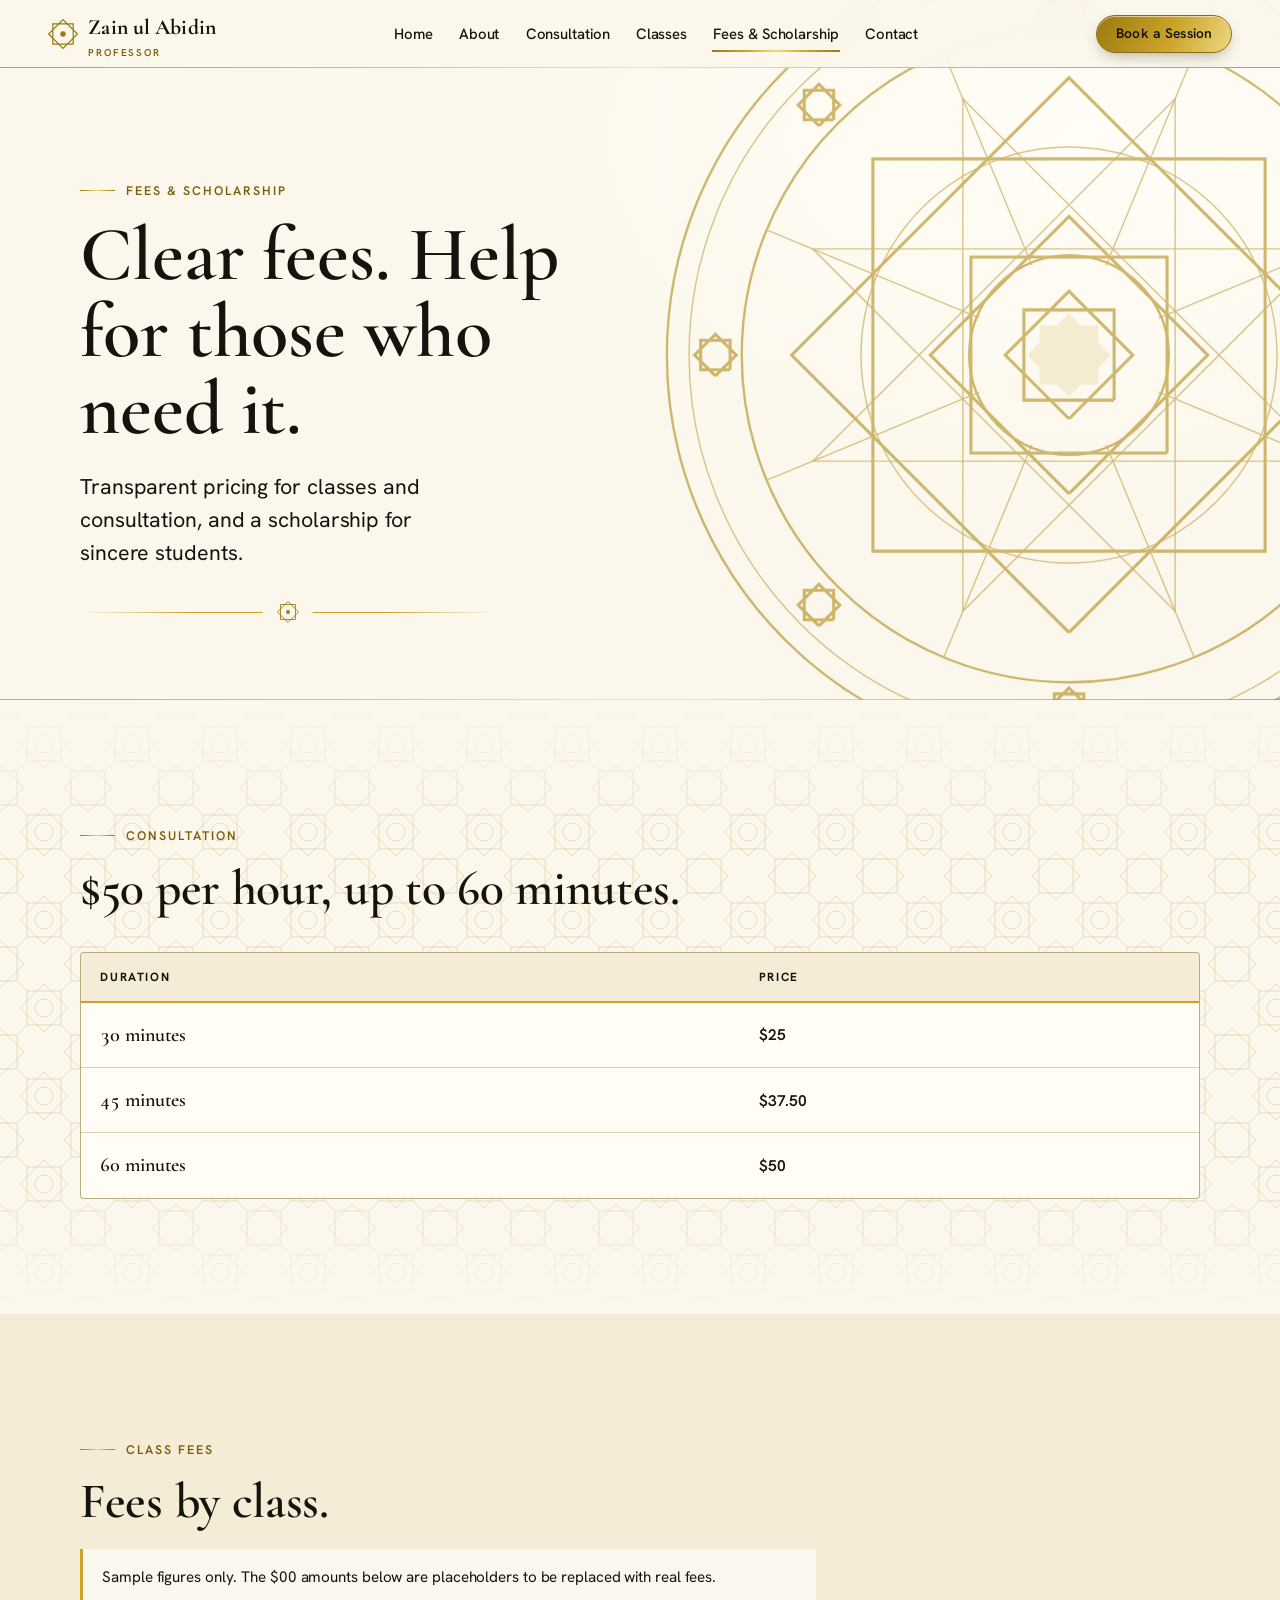
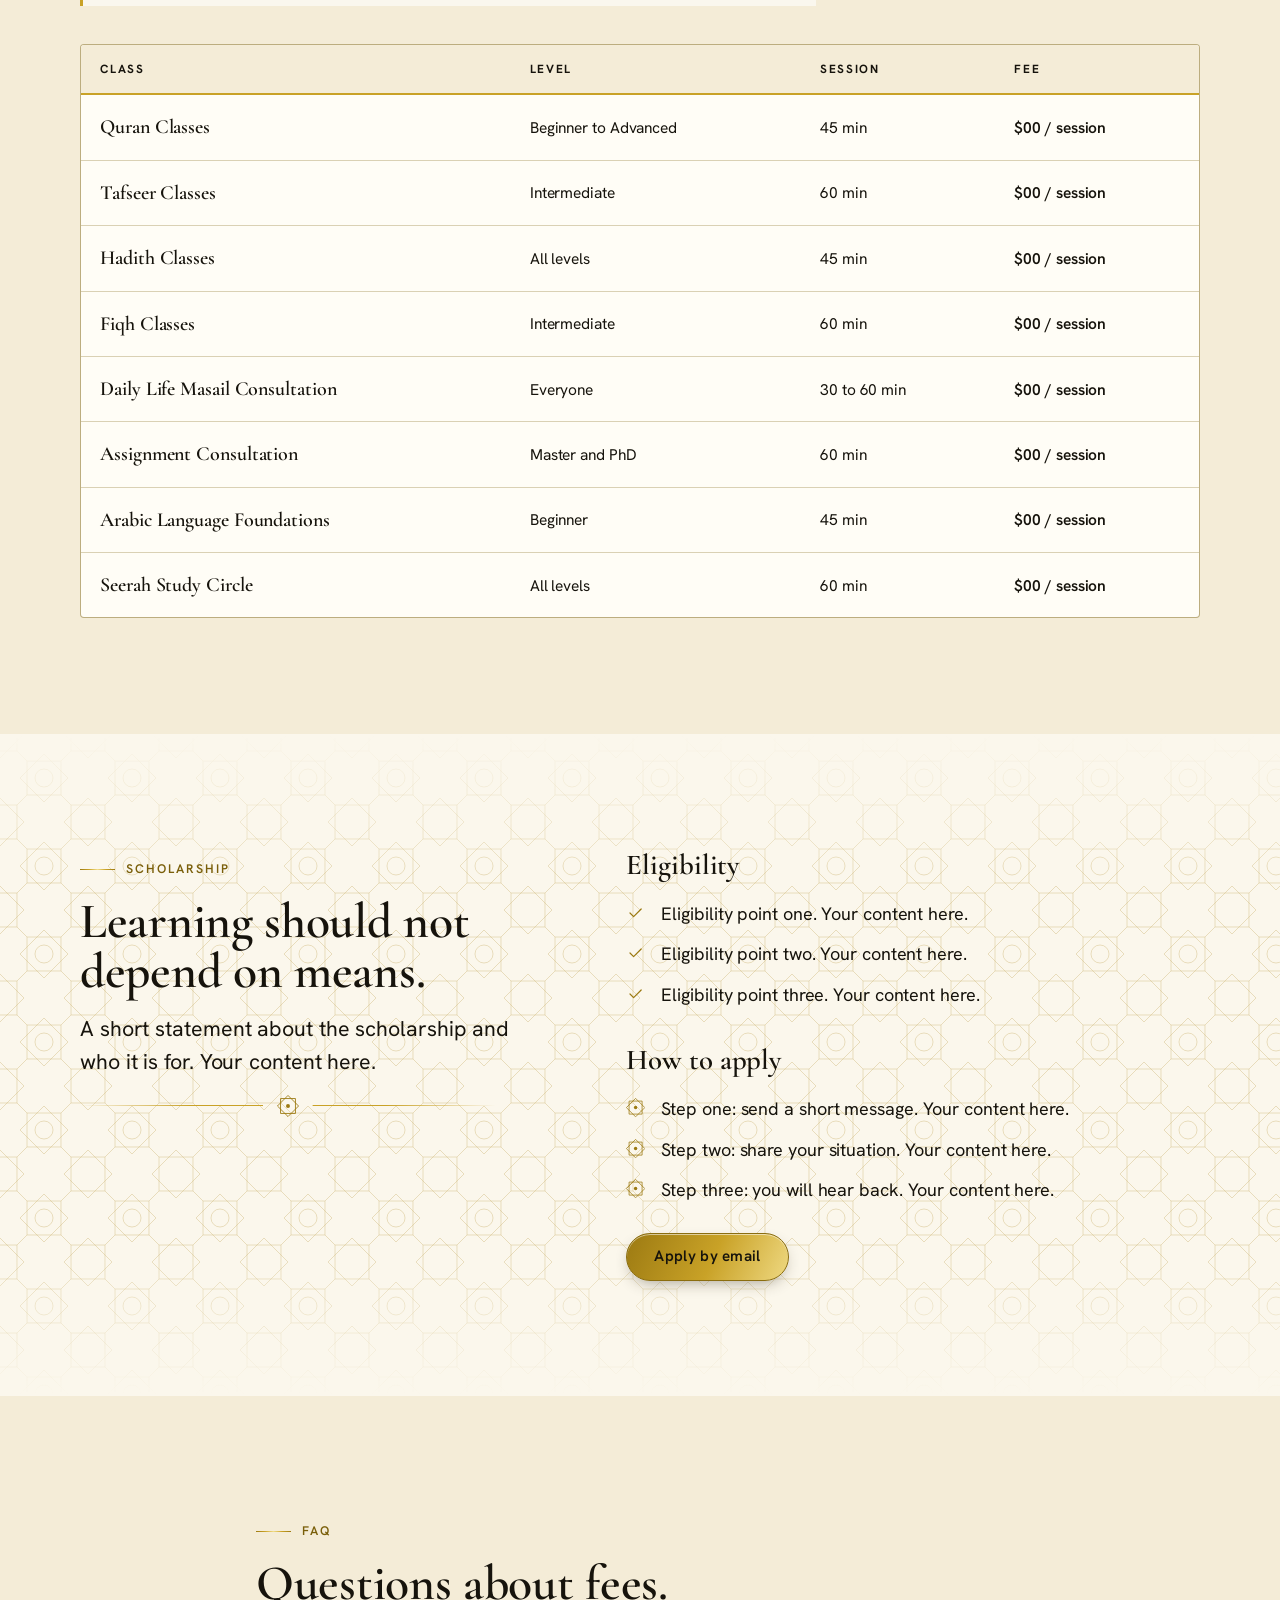
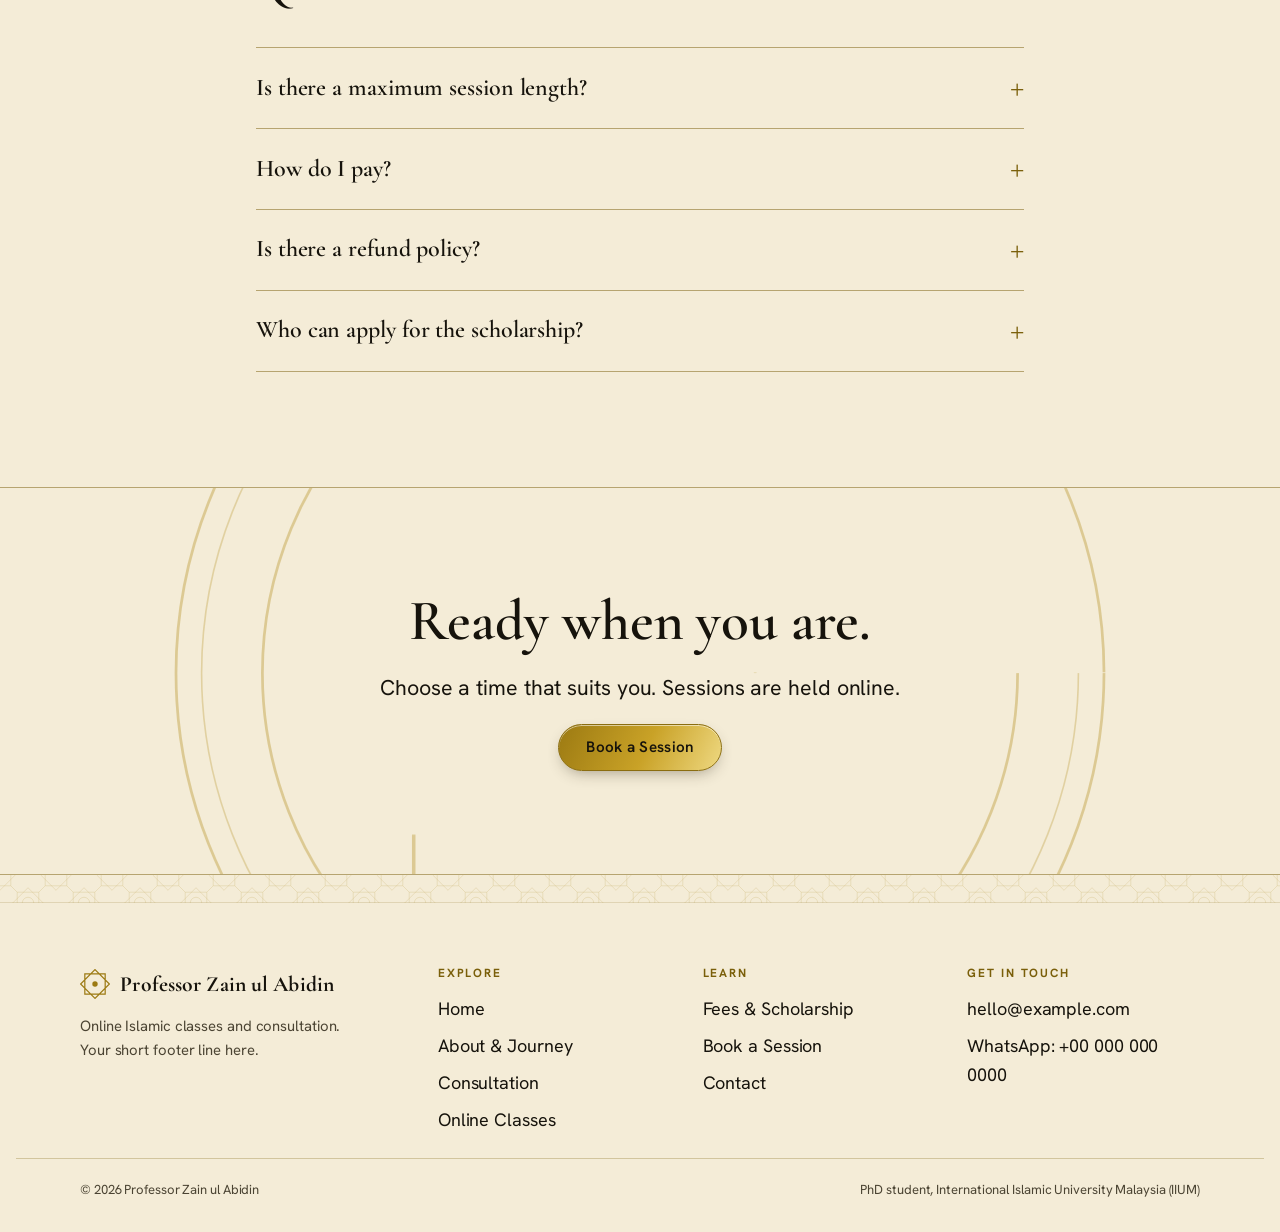
<file: fees.html>
<!doctype html>
<html lang="en">
<head>
<meta charset="utf-8">
<meta name="viewport" content="width=device-width, initial-scale=1, viewport-fit=cover">
<title>Fees & Scholarship | Professor Zain ul Abidin</title>
<meta name="description" content="Fees for online Islamic classes and consultation, plus scholarship details. Consultation is $50 per hour, up to 60 minutes.">
<meta name="theme-color" content="#FBF7EC">
<meta property="og:title" content="Fees & Scholarship | Professor Zain ul Abidin"><meta property="og:description" content="Fees for online Islamic classes and consultation, plus scholarship details. Consultation is $50 per hour, up to 60 minutes."><meta property="og:type" content="website">
<link rel="icon" href="data:image/svg+xml,%3Csvg xmlns='http://www.w3.org/2000/svg' viewBox='0 0 100 100'%3E%3Crect width='100' height='100' rx='22' fill='%2316130C'/%3E%3Cpath d='M75.46 75.46 L24.54 75.46 L24.54 24.54 L75.46 24.54 Z M50 86 L14 50 L50 14 L86 50 Z' fill='none' stroke='%23C9A227' stroke-width='5'/%3E%3C/svg%3E">
<link rel="preconnect" href="https://fonts.googleapis.com"><link rel="preconnect" href="https://fonts.gstatic.com" crossorigin>
<link rel="stylesheet" href="https://fonts.googleapis.com/css2?family=Amiri:wght@400;700&family=Cormorant+Garamond:ital,wght@0,500;0,600;0,700;1,500;1,600&family=Hanken+Grotesk:wght@400;500;600;700&display=swap">
<link rel="stylesheet" href="assets/scrollcraft.css">
<link rel="stylesheet" href="assets/site.css">
<style>:root{--geo:url("data:image/svg+xml,%3Csvg%20xmlns%3D%27http%3A%2F%2Fwww.w3.org%2F2000%2Fsvg%27%20width%3D%2788%27%20height%3D%2788%27%20viewBox%3D%270%200%2088%2088%27%20fill%3D%27none%27%20stroke%3D%27%23A8841A%27%20stroke-width%3D%271%27%20stroke-opacity%3D%27.42%27%3E%3Cpath%20d%3D%27M60.97%2060.97%20L27.03%2060.97%20L27.03%2027.03%20L60.97%2027.03%20Z%20M44%2068%20L20%2044%20L44%2020%20L68%2044%20Z%27%2F%3E%3Cpath%20d%3D%27M16.97%2016.97%20L-16.97%2016.97%20L-16.97%20-16.97%20L16.97%20-16.97%20Z%20M0%2024%20L-24%200%20L0%20-24%20L24%200%20Z%27%2F%3E%3Cpath%20d%3D%27M104.97%2016.97%20L71.03%2016.97%20L71.03%20-16.97%20L104.97%20-16.97%20Z%20M88%2024%20L64%200%20L88%20-24%20L112%200%20Z%27%2F%3E%3Cpath%20d%3D%27M16.97%20104.97%20L-16.97%20104.97%20L-16.97%2071.03%20L16.97%2071.03%20Z%20M0%20112%20L-24%2088%20L0%2064%20L24%2088%20Z%27%2F%3E%3Cpath%20d%3D%27M104.97%20104.97%20L71.03%20104.97%20L71.03%2071.03%20L104.97%2071.03%20Z%20M88%20112%20L64%2088%20L88%2064%20L112%2088%20Z%27%2F%3E%3Cpath%20d%3D%27M17%2017%20L27%2027%20M71%2017%20L61%2027%20M17%2071%20L27%2061%20M71%2071%20L61%2061%27%2F%3E%3Ccircle%20cx%3D%2744%27%20cy%3D%2744%27%20r%3D%279%27%2F%3E%3C%2Fsvg%3E")}</style>
<noscript><style>[data-sc-in],[data-sc-stagger]>*,[data-sc-cue]{opacity:1!important;transform:none!important}[data-sc-reveal]{clip-path:none!important}</style></noscript>
</head>
<body>
<a class="skip" href="#main">Skip to content</a>
<svg width="0" height="0" style="position:absolute" aria-hidden="true" focusable="false"><defs>
<linearGradient id="gArch" x1="0" y1="0" x2="0" y2="1"><stop offset="0" stop-color="#FFFBEA"/><stop offset="1" stop-color="#EFE0AE"/></linearGradient>
<linearGradient id="gLant" x1="0" y1="0" x2="1" y2="1"><stop offset="0" stop-color="#F3DE8E"/><stop offset=".5" stop-color="#C9A227"/><stop offset="1" stop-color="#8C6D10"/></linearGradient>
<pattern id="pGeo" width="88" height="88" patternUnits="userSpaceOnUse"><g fill="none" stroke="#A8841A" stroke-width="1" stroke-opacity=".5"><path d="M60.97 60.97 L27.03 60.97 L27.03 27.03 L60.97 27.03 Z M44 68 L20 44 L44 20 L68 44 Z"/><path d="M16.97 16.97 L-16.97 16.97 L-16.97 -16.97 L16.97 -16.97 Z M0 24 L-24 0 L0 -24 L24 0 Z"/><path d="M104.97 16.97 L71.03 16.97 L71.03 -16.97 L104.97 -16.97 Z M88 24 L64 0 L88 -24 L112 0 Z"/><path d="M16.97 104.97 L-16.97 104.97 L-16.97 71.03 L16.97 71.03 Z M0 112 L-24 88 L0 64 L24 88 Z"/><path d="M104.97 104.97 L71.03 104.97 L71.03 71.03 L104.97 71.03 Z M88 112 L64 88 L88 64 L112 88 Z"/></g></pattern>
</defs>
<symbol id="star8" viewBox="0 0 100 100"><path d="M83.94 83.94 L16.06 83.94 L16.06 16.06 L83.94 16.06 Z M50 98 L2 50 L50 2 L98 50 Z" fill="none" stroke="currentColor" stroke-width="4" stroke-linejoin="miter"/><circle cx="50" cy="50" r="9" fill="currentColor"/></symbol>
<symbol id="star8f" viewBox="0 0 100 100"><polygon points="98,50 83.94,64.06 83.94,83.94 64.06,83.94 50,98 35.94,83.94 16.06,83.94 16.06,64.06 2,50 16.06,35.94 16.06,16.06 35.94,16.06 50,2 64.06,16.06 83.94,16.06 83.94,35.94" fill="currentColor"/></symbol>
<symbol id="crescent" viewBox="0 0 100 70"><path d="M6 30 A44 44 0 0 0 94 30 A44 28 0 0 1 6 30 Z" fill="url(#gLant)" stroke="#8C6D10" stroke-width="1.5" stroke-linejoin="round"/></symbol>
<symbol id="lantern" viewBox="0 0 120 262">
 <path d="M60 0 V40" stroke="#9C7A12" stroke-width="2" fill="none"/><circle cx="60" cy="44" r="6" fill="none" stroke="#9C7A12" stroke-width="2.5"/>
 <path d="M60 52 L36 80 H84 Z" fill="url(#gLant)" stroke="#8C6D10" stroke-width="1.5" stroke-linejoin="round"/>
 <path d="M34 80 H86 L98 140 L86 200 H34 L22 140 Z" fill="#FFF3C4" fill-opacity=".72" stroke="#8C6D10" stroke-width="2.5" stroke-linejoin="round"/>
 <path d="M34 80 L46 140 L34 200 M86 80 L74 140 L86 200 M60 80 V200" fill="none" stroke="#B8921B" stroke-width="1.6"/>
 <path d="M75.56 155.56 L44.44 155.56 L44.44 124.44 L75.56 124.44 Z M60 162 L38 140 L60 118 L82 140 Z" fill="#C9A227" fill-opacity=".55" stroke="#8C6D10" stroke-width="1.4"/>
 <circle cx="60" cy="140" r="6" fill="#FFF8DC"/>
 <path d="M30 200 H90 L80 220 H40 Z" fill="url(#gLant)" stroke="#8C6D10" stroke-width="1.5" stroke-linejoin="round"/>
 <path d="M60 220 V244" stroke="#9C7A12" stroke-width="2"/><polygon points="69,252 66.36,254.64 66.36,258.36 62.64,258.36 60,261 57.36,258.36 53.64,258.36 53.64,254.64 51,252 53.64,249.36 53.64,245.64 57.36,245.64 60,243 62.64,245.64 66.36,245.64 66.36,249.36" fill="#C9A227"/>
</symbol>
<symbol id="i-book" viewBox="0 0 24 24" fill="none" stroke="currentColor" stroke-width="1.5" stroke-linecap="round" stroke-linejoin="round"><path d="M4 5.5C4 4.7 4.7 4 5.5 4H11v15H5.5c-.8 0-1.5-.7-1.5-1.5zM20 5.5c0-.8-.7-1.5-1.5-1.5H13v15h5.5c.8 0 1.5-.7 1.5-1.5z"/></symbol>
<symbol id="i-chat" viewBox="0 0 24 24" fill="none" stroke="currentColor" stroke-width="1.5" stroke-linecap="round" stroke-linejoin="round"><path d="M4 5h16v11H9l-5 4z"/><path d="M8 9.5h8M8 12.5h5"/></symbol>
<symbol id="i-heart" viewBox="0 0 24 24" fill="none" stroke="currentColor" stroke-width="1.5" stroke-linecap="round" stroke-linejoin="round"><path d="M12 20s-7-4.5-7-10a4 4 0 0 1 7-2.5A4 4 0 0 1 19 10c0 5.5-7 10-7 10z"/></symbol>
<symbol id="i-globe" viewBox="0 0 24 24" fill="none" stroke="currentColor" stroke-width="1.5" stroke-linecap="round" stroke-linejoin="round"><circle cx="12" cy="12" r="8.5"/><path d="M3.5 12h17M12 3.5c3.2 3 3.2 14 0 17M12 3.5c-3.2 3-3.2 14 0 17"/></symbol>
<symbol id="i-clock" viewBox="0 0 24 24" fill="none" stroke="currentColor" stroke-width="1.5" stroke-linecap="round" stroke-linejoin="round"><circle cx="12" cy="12" r="8.5"/><path d="M12 7v5l3.2 2"/></symbol>
<symbol id="i-mail" viewBox="0 0 24 24" fill="none" stroke="currentColor" stroke-width="1.5" stroke-linecap="round" stroke-linejoin="round"><rect x="3.5" y="6" width="17" height="12" rx="1.5"/><path d="M4 7l8 6 8-6"/></symbol>
<symbol id="i-phone" viewBox="0 0 24 24" fill="none" stroke="currentColor" stroke-width="1.5" stroke-linecap="round" stroke-linejoin="round"><path d="M6 4h3l1.5 4-2 1.5a10 10 0 0 0 5 5l1.5-2 4 1.5v3a2 2 0 0 1-2 2A13 13 0 0 1 4 6a2 2 0 0 1 2-2z"/></symbol>
<symbol id="i-check" viewBox="0 0 24 24" fill="none" stroke="currentColor" stroke-width="1.5" stroke-linecap="round" stroke-linejoin="round"><path d="M5 12.5l4.5 4.5L19 7.5"/></symbol>
<symbol id="i-quote" viewBox="0 0 24 24" fill="none" stroke="currentColor" stroke-width="1.5" stroke-linecap="round" stroke-linejoin="round"><path d="M6 17c0-4 1-7 4-9M14 17c0-4 1-7 4-9" stroke-width="2.4"/></symbol>
<symbol id="i-cap" viewBox="0 0 24 24" fill="none" stroke="currentColor" stroke-width="1.5" stroke-linecap="round" stroke-linejoin="round"><path d="M2 9l10-5 10 5-10 5z"/><path d="M6 11.5V16c0 1.5 3 3 6 3s6-1.5 6-3v-4.5"/></symbol>
<symbol id="i-shield" viewBox="0 0 24 24" fill="none" stroke="currentColor" stroke-width="1.5" stroke-linecap="round" stroke-linejoin="round"><path d="M12 3l7 3v5c0 5-3 8-7 10-4-2-7-5-7-10V6z"/><path d="M9 12l2.2 2.2L15.5 10"/></symbol>
<symbol id="i-compass" viewBox="0 0 24 24" fill="none" stroke="currentColor" stroke-width="1.5" stroke-linecap="round" stroke-linejoin="round"><circle cx="12" cy="12" r="8.5"/><path d="M15.5 8.5l-2 5-5 2 2-5z"/></symbol>
<symbol id="i-pen" viewBox="0 0 24 24" fill="none" stroke="currentColor" stroke-width="1.5" stroke-linecap="round" stroke-linejoin="round"><path d="M4 20l1-4L16.5 4.5a2 2 0 0 1 3 3L8 19z"/><path d="M14.5 6.5l3 3"/></symbol>
</svg>
<span data-sc-progress aria-hidden="true"></span>
<header class="site-header"><div class="site-header__in">
<a class="brand" href="index.html" aria-label="Professor Zain ul Abidin, home"><svg aria-hidden="true"><use href="#star8"/></svg><span><b>Zain ul Abidin</b><small>Professor</small></span></a>
<nav class="nav" id="site-nav" aria-label="Main"><a href="index.html">Home</a><a href="about.html">About</a><a href="consultation.html">Consultation</a><a href="classes.html">Classes</a><a href="fees.html" aria-current="page">Fees & Scholarship</a><a href="contact.html">Contact</a></nav>
<a class="btn btn--sm" href="book.html">Book a Session</a>
<button class="nav-toggle" type="button" aria-expanded="false" aria-controls="site-nav" aria-label="Open menu"><span></span></button>
</div></header>
<main id="main">
<section class="phero" data-sc-act="flow">
<div class="phero__orn" data-sc-parallax="-1.6" aria-hidden="true"><svg viewBox="-300 -300 600 600" aria-hidden="true" focusable="false"><circle r="290" pathLength="1" class="draw " style="--a:0;--b:0.22"/><circle r="274" pathLength="1" class="draw t2" style="--a:0.03;--b:0.22"/><circle r="236" pathLength="1" class="draw " style="--a:0.07;--b:0.24"/><path d="M141.42 141.42 L-141.42 141.42 L-141.42 -141.42 L141.42 -141.42 Z" pathLength="1" class="draw t3" style="--a:0.14;--b:0.28"/><path d="M0 200 L-200 0 L0 -200 L200 0 Z" pathLength="1" class="draw t3" style="--a:0.2;--b:0.28"/><path d="M184.78 76.54 L-184.78 76.54 L76.54 -184.78 L76.54 184.78 L-184.78 -76.54 L184.78 -76.54 L-76.54 184.78 L-76.54 -184.78 Z" pathLength="1" class="draw t2" style="--a:0.3;--b:0.34"/><circle r="150" pathLength="1" class="draw t2" style="--a:0.34;--b:0.24"/><path d="M64.67 26.79 L218.04 90.31 M26.79 64.67 L90.31 218.04 M-26.79 64.67 L-90.31 218.04 M-64.67 26.79 L-218.04 90.31 M-64.67 -26.79 L-218.04 -90.31 M-26.79 -64.67 L-90.31 -218.04 M26.79 -64.67 L90.31 -218.04 M64.67 -26.79 L218.04 -90.31 " pathLength="1" class="draw t2" style="--a:0.4;--b:0.26"/><path d="M265.61 10.61 L244.39 10.61 L244.39 -10.61 L265.61 -10.61 Z M255 15 L240 0 L255 -15 L270 0 Z M190.92 190.92 L169.7 190.92 L169.7 169.7 L190.92 169.7 Z M180.31 195.31 L165.31 180.31 L180.31 165.31 L195.31 180.31 Z M10.61 265.61 L-10.61 265.61 L-10.61 244.39 L10.61 244.39 Z M0 270 L-15 255 L0 240 L15 255 Z M-169.7 190.92 L-190.92 190.92 L-190.92 169.7 L-169.7 169.7 Z M-180.31 195.31 L-195.31 180.31 L-180.31 165.31 L-165.31 180.31 Z M-244.39 10.61 L-265.61 10.61 L-265.61 -10.61 L-244.39 -10.61 Z M-255 15 L-270 0 L-255 -15 L-240 0 Z M-169.7 -169.7 L-190.92 -169.7 L-190.92 -190.92 L-169.7 -190.92 Z M-180.31 -165.31 L-195.31 -180.31 L-180.31 -195.31 L-165.31 -180.31 Z M10.61 -244.39 L-10.61 -244.39 L-10.61 -265.61 L10.61 -265.61 Z M0 -240 L-15 -255 L0 -270 L15 -255 Z M190.92 -169.7 L169.7 -169.7 L169.7 -190.92 L190.92 -190.92 Z M180.31 -165.31 L165.31 -180.31 L180.31 -195.31 L195.31 -180.31 Z " pathLength="1" class="draw t3" style="--a:0.5;--b:0.24"/><path d="M70.71 70.71 L-70.71 70.71 L-70.71 -70.71 L70.71 -70.71 Z M0 100 L-100 0 L0 -100 L100 0 Z" pathLength="1" class="draw t3" style="--a:0.5;--b:0.3"/><circle r="72" pathLength="1" class="draw " style="--a:0.56;--b:0.22"/><path d="M32.53 32.53 L-32.53 32.53 L-32.53 -32.53 L32.53 -32.53 Z M0 46 L-46 0 L0 -46 L46 0 Z" pathLength="1" class="draw t3" style="--a:0.62;--b:0.26"/><polygon class="fillstar" points="30,0 21.21,8.79 21.21,21.21 8.79,21.21 0,30 -8.79,21.21 -21.21,21.21 -21.21,8.79 -30,0 -21.21,-8.79 -21.21,-21.21 -8.79,-21.21 0,-30 8.79,-21.21 21.21,-21.21 21.21,-8.79"/></svg></div>
<div class="wrap"><div class="stack" data-sc-in data-sc-stagger="80"><span class="eyebrow">Fees &amp; Scholarship</span><h1>Clear fees. Help for those who need it.</h1><p class="lede" data-dummy>Transparent pricing for classes and consultation, and a scholarship for sincere students.</p><div class="divider divider--left" aria-hidden="true"><svg><use href="#star8"/></svg></div></div></div></section>
<section class="band geo-bg" data-sc-act="flow"><div class="wrap">
  <div class="head" data-sc-in data-sc-stagger="80"><span class="eyebrow">Consultation</span><h2 class="sc-display sc-display--md" style="margin-top:1.1rem">$50 per hour, up to 60 minutes.</h2></div>
  <div class="tablewrap" data-sc-in><table class="fees"><thead><tr><th scope="col">Duration</th><th scope="col">Price</th></tr></thead><tbody>
    <tr><th scope="row">30 minutes</th><td class="price">$25</td></tr><tr><th scope="row">45 minutes</th><td class="price">$37.50</td></tr><tr><th scope="row">60 minutes</th><td class="price">$50</td></tr></tbody></table></div>
</div></section>

<section class="band band--surface" data-sc-act="flow"><div class="wrap">
  <div class="head" data-sc-in data-sc-stagger="80"><span class="eyebrow">Class fees</span><h2 class="sc-display sc-display--md" style="margin-top:1.1rem">Fees by class.</h2><p class="note" style="margin-top:1.4rem" data-dummy>Sample figures only. The $00 amounts below are placeholders to be replaced with real fees.</p></div>
  <div class="tablewrap" data-sc-in data-dummy><table class="fees"><thead><tr><th scope="col">Class</th><th scope="col">Level</th><th scope="col">Session</th><th scope="col">Fee</th></tr></thead><tbody><tr><th scope="row">Quran Classes</th><td>Beginner to Advanced</td><td>45 min</td><td class="price">$00 / session</td></tr><tr><th scope="row">Tafseer Classes</th><td>Intermediate</td><td>60 min</td><td class="price">$00 / session</td></tr><tr><th scope="row">Hadith Classes</th><td>All levels</td><td>45 min</td><td class="price">$00 / session</td></tr><tr><th scope="row">Fiqh Classes</th><td>Intermediate</td><td>60 min</td><td class="price">$00 / session</td></tr><tr><th scope="row">Daily Life Masail Consultation</th><td>Everyone</td><td>30 to 60 min</td><td class="price">$00 / session</td></tr><tr><th scope="row">Assignment Consultation</th><td>Master and PhD</td><td>60 min</td><td class="price">$00 / session</td></tr><tr><th scope="row">Arabic Language Foundations</th><td>Beginner</td><td>45 min</td><td class="price">$00 / session</td></tr><tr><th scope="row">Seerah Study Circle</th><td>All levels</td><td>60 min</td><td class="price">$00 / session</td></tr></tbody></table></div>
</div></section>

<section class="band geo-bg" data-sc-act="flow" id="scholarship"><div class="wrap split" style="align-items:start">
  <div class="stack" data-sc-in data-sc-stagger="80"><span class="eyebrow">Scholarship</span><h2 class="sc-display sc-display--md" style="margin-top:1.1rem" data-dummy>Learning should not depend on means.</h2><p class="lede" data-dummy>A short statement about the scholarship and who it is for. Your content here.</p><div class="divider divider--left" aria-hidden="true"><svg><use href="#star8"/></svg></div></div>
  <div data-sc-in data-sc-stagger="80" data-dummy>
    <h3 style="font-size:1.8rem">Eligibility</h3>
    <ul class="check"><li><svg aria-hidden="true"><use href="#i-check"/></svg><span>Eligibility point one. Your content here.</span></li><li><svg aria-hidden="true"><use href="#i-check"/></svg><span>Eligibility point two. Your content here.</span></li><li><svg aria-hidden="true"><use href="#i-check"/></svg><span>Eligibility point three. Your content here.</span></li></ul>
    <h3 style="font-size:1.8rem;margin-top:2.2rem">How to apply</h3>
    <ol class="check" style="padding-left:0"><li><svg aria-hidden="true"><use href="#star8"/></svg><span>Step one: send a short message. Your content here.</span></li><li><svg aria-hidden="true"><use href="#star8"/></svg><span>Step two: share your situation. Your content here.</span></li><li><svg aria-hidden="true"><use href="#star8"/></svg><span>Step three: you will hear back. Your content here.</span></li></ol>
    <p style="margin-top:1.8rem"><a class="btn" href="mailto:hello@example.com?subject=Scholarship%20application">Apply by email</a></p>
  </div>
</div></section>

<section class="band band--surface" data-sc-act="flow"><div class="wrap wrap--narrow">
  <div class="head" data-sc-in data-sc-stagger="80"><span class="eyebrow">FAQ</span><h2 class="sc-display sc-display--md" style="margin-top:1.1rem">Questions about fees.</h2></div>
  <div class="faq" data-sc-in>
    <details><summary>Is there a maximum session length?</summary><div>Consultation sessions are capped at 60 minutes.</div></details>
    <details data-dummy><summary>How do I pay?</summary><div>Placeholder answer about payment methods. Edit this answer.</div></details>
    <details data-dummy><summary>Is there a refund policy?</summary><div>Placeholder answer about refunds and cancellations. Edit this answer.</div></details>
    <details data-dummy><summary>Who can apply for the scholarship?</summary><div>Placeholder answer about scholarship eligibility. Edit this answer.</div></details>
  </div>
</div></section>
<section class="ctastrip" data-sc-act="flow"><div class="ctastrip__orn" data-sc-parallax="-1" aria-hidden="true"><svg viewBox="-300 -300 600 600" aria-hidden="true" focusable="false"><circle r="290" pathLength="1" class="draw " style="--a:0;--b:0.22"/><circle r="274" pathLength="1" class="draw t2" style="--a:0.03;--b:0.22"/><circle r="236" pathLength="1" class="draw " style="--a:0.07;--b:0.24"/><path d="M141.42 141.42 L-141.42 141.42 L-141.42 -141.42 L141.42 -141.42 Z" pathLength="1" class="draw t3" style="--a:0.14;--b:0.28"/><path d="M0 200 L-200 0 L0 -200 L200 0 Z" pathLength="1" class="draw t3" style="--a:0.2;--b:0.28"/><path d="M184.78 76.54 L-184.78 76.54 L76.54 -184.78 L76.54 184.78 L-184.78 -76.54 L184.78 -76.54 L-76.54 184.78 L-76.54 -184.78 Z" pathLength="1" class="draw t2" style="--a:0.3;--b:0.34"/><circle r="150" pathLength="1" class="draw t2" style="--a:0.34;--b:0.24"/><path d="M64.67 26.79 L218.04 90.31 M26.79 64.67 L90.31 218.04 M-26.79 64.67 L-90.31 218.04 M-64.67 26.79 L-218.04 90.31 M-64.67 -26.79 L-218.04 -90.31 M-26.79 -64.67 L-90.31 -218.04 M26.79 -64.67 L90.31 -218.04 M64.67 -26.79 L218.04 -90.31 " pathLength="1" class="draw t2" style="--a:0.4;--b:0.26"/><path d="M265.61 10.61 L244.39 10.61 L244.39 -10.61 L265.61 -10.61 Z M255 15 L240 0 L255 -15 L270 0 Z M190.92 190.92 L169.7 190.92 L169.7 169.7 L190.92 169.7 Z M180.31 195.31 L165.31 180.31 L180.31 165.31 L195.31 180.31 Z M10.61 265.61 L-10.61 265.61 L-10.61 244.39 L10.61 244.39 Z M0 270 L-15 255 L0 240 L15 255 Z M-169.7 190.92 L-190.92 190.92 L-190.92 169.7 L-169.7 169.7 Z M-180.31 195.31 L-195.31 180.31 L-180.31 165.31 L-165.31 180.31 Z M-244.39 10.61 L-265.61 10.61 L-265.61 -10.61 L-244.39 -10.61 Z M-255 15 L-270 0 L-255 -15 L-240 0 Z M-169.7 -169.7 L-190.92 -169.7 L-190.92 -190.92 L-169.7 -190.92 Z M-180.31 -165.31 L-195.31 -180.31 L-180.31 -195.31 L-165.31 -180.31 Z M10.61 -244.39 L-10.61 -244.39 L-10.61 -265.61 L10.61 -265.61 Z M0 -240 L-15 -255 L0 -270 L15 -255 Z M190.92 -169.7 L169.7 -169.7 L169.7 -190.92 L190.92 -190.92 Z M180.31 -165.31 L165.31 -180.31 L180.31 -195.31 L195.31 -180.31 Z " pathLength="1" class="draw t3" style="--a:0.5;--b:0.24"/><path d="M70.71 70.71 L-70.71 70.71 L-70.71 -70.71 L70.71 -70.71 Z M0 100 L-100 0 L0 -100 L100 0 Z" pathLength="1" class="draw t3" style="--a:0.5;--b:0.3"/><circle r="72" pathLength="1" class="draw " style="--a:0.56;--b:0.22"/><path d="M32.53 32.53 L-32.53 32.53 L-32.53 -32.53 L32.53 -32.53 Z M0 46 L-46 0 L0 -46 L46 0 Z" pathLength="1" class="draw t3" style="--a:0.62;--b:0.26"/><polygon class="fillstar" points="30,0 21.21,8.79 21.21,21.21 8.79,21.21 0,30 -8.79,21.21 -21.21,21.21 -21.21,8.79 -30,0 -21.21,-8.79 -21.21,-21.21 -8.79,-21.21 0,-30 8.79,-21.21 21.21,-21.21 21.21,-8.79"/></svg></div>
<div class="wrap" data-sc-in data-sc-stagger="80"><h2 data-dummy>Ready when you are.</h2><p class="lede" data-dummy>Choose a time that suits you. Sessions are held online.</p><a class="btn btn--lg" href="book.html">Book a Session</a></div></section>
</main>
<footer class="site-footer"><div class="site-footer__band" aria-hidden="true"></div>
<div class="site-footer__in">
<div><a class="brand" href="index.html"><svg aria-hidden="true"><use href="#star8"/></svg><span><b>Professor Zain ul Abidin</b></span></a>
<p data-dummy>Online Islamic classes and consultation. Your short footer line here.</p></div>
<div><h4>Explore</h4><ul><li><a href="index.html">Home</a></li><li><a href="about.html">About &amp; Journey</a></li><li><a href="consultation.html">Consultation</a></li><li><a href="classes.html">Online Classes</a></li></ul></div>
<div><h4>Learn</h4><ul><li><a href="fees.html">Fees &amp; Scholarship</a></li><li><a href="book.html">Book a Session</a></li><li><a href="contact.html">Contact</a></li></ul></div>
<div><h4>Get in touch</h4><ul><li><a href="mailto:hello@example.com" data-dummy>hello@example.com</a></li><li><a href="https://wa.me/0000000000" data-dummy>WhatsApp: +00 000 000 0000</a></li></ul></div>
</div>
<div class="site-footer__base"><span>&copy; 2026 Professor Zain ul Abidin</span><span>PhD student, International Islamic University Malaysia (IIUM)</span></div></footer>

<script src="assets/scrollcraft.js"></script>
<script src="assets/site.js"></script>
</body>
</html>
</file>
<file: assets/scrollcraft.css>
/* ============================================================================
   scrollcraft.css: the taste floor
   ----------------------------------------------------------------------------
   Two layers, and the split matters:

     TOKENS   what you override per brand. Colour roles, the type ramp, the
              spacing scale, elevation, motion. A brand is ~12 values.
     DEVICES  what the engine drives. Do not restyle these to taste; they are
              the mechanism. Style your own markup instead.

   Nothing here draws a "component". There are no card, badge, or pill classes,
   because a stylesheet that ships those is how every page built on it ends up
   with the same shapes. You get a floor and a vocabulary; the composition is
   yours.
   ========================================================================== */

/* ---------------------------------------------------------------- tokens -- */
:root {
  /* --- colour roles. Override these six and the page is rebranded. -------- */
  --sc-canvas:      #08090b;   /* the page ground. Drift interpolates this.   */
  --sc-surface:     #101217;   /* anything raised off the ground             */
  --sc-ink:         #f4f2ef;   /* primary text                               */
  --sc-ink-soft:    #9a9ba1;   /* secondary text. Tinted, never flat gray.   */
  --sc-accent:      #d8ff3e;   /* ONE accent. It owns a region, not confetti. */
  --sc-accent-ink:  #08090b;   /* text that sits on the accent               */

  --sc-hairline:    color-mix(in oklab, var(--sc-ink) 12%, transparent);
  --sc-hairline-strong: color-mix(in oklab, var(--sc-ink) 22%, transparent);

  /* --- type. Two families max. Display carries voice, text carries prose. - */
  --sc-font-display: "Instrument Sans", "Geist", system-ui, sans-serif;
  --sc-font-text:    "Geist", system-ui, sans-serif;
  --sc-font-mono:    "Geist Mono", ui-monospace, monospace;

  /* Fluid ramp. Tracking tightens as size grows because a face set at 6rem
     with 0 tracking reads loose; this is optical correction, not decoration. */
  --sc-t-xs:   clamp(0.75rem, 0.72rem + 0.15vw, 0.82rem);
  --sc-t-sm:   clamp(0.875rem, 0.84rem + 0.18vw, 0.95rem);
  --sc-t-base: clamp(1rem, 0.96rem + 0.22vw, 1.125rem);
  --sc-t-lg:   clamp(1.2rem, 1.1rem + 0.5vw, 1.5rem);
  --sc-t-xl:   clamp(1.6rem, 1.35rem + 1.2vw, 2.25rem);
  --sc-t-2xl:  clamp(2.1rem, 1.6rem + 2.4vw, 3.4rem);
  --sc-t-3xl:  clamp(2.8rem, 1.9rem + 4.2vw, 5rem);
  --sc-t-4xl:  clamp(3.4rem, 1.9rem + 6.6vw, 7.5rem);

  --sc-track-tight:  -0.035em;
  --sc-track-snug:   -0.02em;
  --sc-track-normal: -0.005em;
  --sc-track-wide:    0.08em;

  --sc-leading-none: 0.94;
  --sc-leading-tight: 1.06;
  --sc-leading-body: 1.62;

  --sc-measure: 62ch;

  /* --- space. 4px base: the useful middle steps an 8-only scale misses. --- */
  --sc-1: 0.25rem;  --sc-2: 0.5rem;   --sc-3: 0.75rem;  --sc-4: 1rem;
  --sc-5: 1.5rem;   --sc-6: 2rem;     --sc-7: 3rem;     --sc-8: 4rem;
  --sc-9: 6rem;     --sc-10: 8rem;    --sc-11: 12rem;

  /* Section rhythm is fluid so a phone doesn't inherit desktop air. */
  --sc-section: clamp(4.5rem, 9vw, 11rem);
  --sc-gutter:  clamp(1.25rem, 5vw, 5.5rem);
  --sc-maxw:    82rem;

  /* --- radius. Pick one scale for the page and hold it. ------------------- */
  --sc-r-sm: 6px;  --sc-r-md: 12px;  --sc-r-lg: 20px;  --sc-r-pill: 999px;

  /* --- elevation. Every shadow has an offset AND a soft blur, and is tinted
         to the canvas hue. A zero-offset coloured halo is decoration, not
         depth, so there isn't one here. ---------------------------------- */
  --sc-shadow-color: 220 40% 2%;
  --sc-e1: 0 1px 2px hsl(var(--sc-shadow-color) / 0.28),
           0 2px 6px -1px hsl(var(--sc-shadow-color) / 0.20);
  --sc-e2: 0 2px 4px hsl(var(--sc-shadow-color) / 0.24),
           0 8px 18px -4px hsl(var(--sc-shadow-color) / 0.30);
  --sc-e3: 0 4px 8px hsl(var(--sc-shadow-color) / 0.22),
           0 18px 40px -8px hsl(var(--sc-shadow-color) / 0.38),
           0 48px 90px -24px hsl(var(--sc-shadow-color) / 0.30);

  /* Edge light: a 1px top highlight sells a raised surface better than any
     amount of blur, because real raised things catch light on their lip. */
  --sc-edge: inset 0 1px 0 color-mix(in oklab, var(--sc-ink) 10%, transparent);

  /* --- motion. Built-in CSS easings are too weak for UI. ------------------ */
  --sc-ease-out:    cubic-bezier(0.23, 1, 0.32, 1);
  --sc-ease-in-out: cubic-bezier(0.77, 0, 0.175, 1);
  --sc-ease-drawer: cubic-bezier(0.32, 0.72, 0, 1);
  --sc-d-fast: 160ms;  --sc-d-base: 240ms;  --sc-d-slow: 420ms;

  --sc-z-stage: 1; --sc-z-copy: 20; --sc-z-chrome: 60;
}

/* --------------------------------------------------------------- reset -- */
*, *::before, *::after { box-sizing: border-box; }
html { -webkit-text-size-adjust: 100%; scroll-behavior: smooth; }
@media (prefers-reduced-motion: reduce) { html { scroll-behavior: auto; } }

body {
  margin: 0;
  background: var(--sc-canvas);
  color: var(--sc-ink);
  font-family: var(--sc-font-text);
  font-size: var(--sc-t-base);
  line-height: var(--sc-leading-body);
  letter-spacing: var(--sc-track-normal);
  -webkit-font-smoothing: antialiased;
  text-rendering: optimizeLegibility;
  font-synthesis-weight: none;
  overflow-x: clip;
}
img, video, canvas, svg { display: block; max-width: 100%; }
button, input, select, textarea { font: inherit; color: inherit; }

/* ------------------------------------------------- the browser surfaces --
   The parts you did not draw still carry the design. Selection, caret, focus
   ring, scrollbar and tabular numerals all ship with defaults that belong to no
   design system. Theming them is the cheapest signal that a page was built
   rather than assembled, and it is the step that gets skipped most reliably. */
::selection { background: var(--sc-accent); color: var(--sc-accent-ink); }
:root { caret-color: var(--sc-accent); accent-color: var(--sc-accent); }
:focus-visible {
  outline: 2px solid var(--sc-accent);
  outline-offset: 3px;
  border-radius: var(--sc-r-sm);
}
:where(a) { color: inherit; text-decoration-thickness: 1px; text-underline-offset: 0.22em; }
@supports (scrollbar-color: auto) {
  html { scrollbar-color: color-mix(in oklab, var(--sc-ink) 26%, transparent) transparent; scrollbar-width: thin; }
}
:where(table, .sc-nums, [data-sc-count]) { font-variant-numeric: tabular-nums; }

/* ----------------------------------------------------------- typography -- */
.sc-display {
  font-family: var(--sc-font-display);
  font-weight: 500;
  line-height: var(--sc-leading-none);
  letter-spacing: var(--sc-track-tight);
  text-wrap: balance;
  margin: 0;
}
.sc-display--xl { font-size: var(--sc-t-4xl); }
.sc-display--lg { font-size: var(--sc-t-3xl); }
.sc-display--md { font-size: var(--sc-t-2xl); letter-spacing: var(--sc-track-snug); }
.sc-lede {
  font-size: var(--sc-t-lg);
  line-height: 1.44;
  letter-spacing: var(--sc-track-snug);
  color: var(--sc-ink);
  max-width: 46ch;
  text-wrap: pretty;
  margin: 0;
}
.sc-body { max-width: var(--sc-measure); color: var(--sc-ink-soft); text-wrap: pretty; margin: 0; }
.sc-label {
  font-family: var(--sc-font-mono);
  font-size: var(--sc-t-xs);
  letter-spacing: var(--sc-track-wide);
  text-transform: uppercase;
  color: var(--sc-ink-soft);
}

/* ---------------------------------------------------------------- layout -- */
.sc-wrap { width: 100%; max-width: var(--sc-maxw); margin-inline: auto; padding-inline: var(--sc-gutter); }
.sc-section { padding-block: var(--sc-section); }
/* More space above a heading than below it: the gap belongs to the boundary,
   not to the pair. */
.sc-stack > * + * { margin-top: var(--sc-4); }
.sc-stack > :is(h1,h2,h3) { margin-top: var(--sc-7); }
.sc-stack > :is(h1,h2,h3):first-child { margin-top: 0; }
.sc-rule { height: 1px; border: 0; background: var(--sc-hairline); margin: 0; }

/* =============================================================== DEVICES ==
   Driven by the engine. Restyle your own markup, not these.                */

.sc-act--pinned { position: relative; }
.sc-stage {
  position: sticky; top: 0;
  height: 100vh; height: 100svh;
  overflow: clip;
  z-index: var(--sc-z-stage);
}

/* scrub / sequence media */
.sc-stage :is(video[data-sc-scrub], canvas[data-sc-sequence], .sc-stage__poster) {
  position: absolute; inset: 0;
  width: 100%; height: 100%;
  object-fit: cover;
}
video[data-sc-scrub] { opacity: 0; transition: opacity 380ms var(--sc-ease-out); }
.sc-has-clip video[data-sc-scrub] { opacity: 1; }
/* The poster is a live frame-holder, not a placeholder: it stays up until a
   real video frame has painted, which is what stops the blank-stage flash. */
.sc-stage__poster { z-index: 0; transition: opacity 380ms var(--sc-ease-out); }
.sc-has-clip .sc-stage__poster { opacity: 0; }

/* A scrim only where text sits. A full-frame darkening layer flattens the
   image everywhere to fix contrast in one corner. */
.sc-scrim {
  position: absolute; inset: 0; pointer-events: none; z-index: 1;
  background: linear-gradient(
    var(--sc-scrim-angle, 180deg),
    color-mix(in oklab, var(--sc-canvas) var(--sc-scrim-a, 78%), transparent) 0%,
    color-mix(in oklab, var(--sc-canvas) 30%, transparent) 42%,
    transparent 68%);
}
/* Point the scrim at the copy. A scrim gradient that darkens the top while the
   copy sits at the bottom fixes contrast nowhere and flattens the image
   everywhere, which is the most common way text-over-video goes wrong. */
.sc-scrim--bottom { --sc-scrim-angle: 0deg; }
.sc-scrim--left   { --sc-scrim-angle: 90deg; }
.sc-scrim--right  { --sc-scrim-angle: 270deg; }

/* Corner scrims, for copy anchored to a corner. An edge gradient has to darken
   a whole band across the frame to cover one corner; a corner gradient puts the
   density where the text is and leaves the rest of the image alone. Pair with
   .sc-copy--lead / .sc-copy--trail. */
.sc-scrim--lead {
  background: linear-gradient(to top right,
    color-mix(in oklab, var(--sc-canvas) 94%, transparent) 0%,
    color-mix(in oklab, var(--sc-canvas) 72%, transparent) 30%,
    color-mix(in oklab, var(--sc-canvas) 30%, transparent) 52%,
    transparent 72%);
}
.sc-scrim--trail {
  background: linear-gradient(to top left,
    color-mix(in oklab, var(--sc-canvas) 94%, transparent) 0%,
    color-mix(in oklab, var(--sc-canvas) 72%, transparent) 30%,
    color-mix(in oklab, var(--sc-canvas) 30%, transparent) 52%,
    transparent 72%);
}
/* A band across the bottom, for copy that spans the full width of the frame.
   That is what both corner anchors become below 860px, and it is also the right
   shape whenever the copy block is wider than a corner. */
.sc-scrim--band {
  background: linear-gradient(to top,
    color-mix(in oklab, var(--sc-canvas) 94%, transparent) 0%,
    color-mix(in oklab, var(--sc-canvas) 74%, transparent) 22%,
    color-mix(in oklab, var(--sc-canvas) 30%, transparent) 42%,
    transparent 58%);
}
.sc-scrim--vignette {
  background: radial-gradient(120% 90% at 50% 45%, transparent 40%,
              color-mix(in oklab, var(--sc-canvas) 70%, transparent) 100%);
}

/* copy over a stage.
   max-width is in rem, never ch. A `ch` on this container resolves against the
   CONTAINER's font-size (body size), not the display size of the heading inside
   it, so `max-width: 20ch` here silently produces a ~180px column and wraps a
   hero headline to six lines. Set a ch measure on the text element itself. */
.sc-copy {
  position: absolute; z-index: var(--sc-z-copy);
  inset-inline: var(--sc-gutter);
  max-width: min(46rem, 76vw);
  will-change: opacity, transform;
}
.sc-copy--lead   { left: var(--sc-gutter); bottom: clamp(3rem, 12vh, 9rem); }
/* inset-inline FIRST. It is the shorthand for left+right, so declaring it after
   `left: 50%` resets left to auto and the block drifts off the left edge. */
.sc-copy--center { inset-inline: auto; left: 50%; top: 50%; translate: -50% -50%; text-align: center; }
.sc-copy--trail  { inset-inline: auto; right: var(--sc-gutter); bottom: clamp(3rem, 12vh, 9rem); text-align: right; }

/* cue defaults: the engine writes opacity/transform inline, these are the
   pre-paint state so nothing flashes before the first read() */
[data-sc-cue] { opacity: 0; will-change: opacity, transform; }
.sc-ready [data-sc-cue] { transition: none; }

/* kinetic split */
.sc-split { display: inline-block; overflow: hidden; vertical-align: top; }
/* Descenders live below the baseline; a line mask clipped to the line box eats
   the tails off g, y, p, j. The padding buys them room back. */
.sc-split--line { display: block; padding-bottom: 0.14em; margin-bottom: -0.14em; }
.sc-split__i { display: inline-block; will-change: transform, opacity; }
.sc-is-split { opacity: 1 !important; }

/* horizontal rail */
[data-sc-pan] { display: flex; will-change: transform; }

/* reveal + parallax */
[data-sc-reveal] { will-change: clip-path; }
[data-sc-parallax] { will-change: transform; }

/* flow reveal (fires once) */
[data-sc-in], [data-sc-stagger] > * {
  opacity: 0;
  transform: translate3d(0, 14px, 0);
  transition: opacity 620ms var(--sc-ease-out), transform 620ms var(--sc-ease-out);
}
[data-sc-in].sc-in, [data-sc-stagger] > .sc-in { opacity: 1; transform: none; }

/* pointer devices */
[data-sc-tilt] { transform-style: preserve-3d; will-change: transform; }
[data-sc-magnet] { will-change: transform; }
/* isolation always; position only if nothing more specific already set it.
   Written with :where() (zero specificity) on purpose: a plain `position:
   relative` here has the same weight as `.sc-stage` and, being later in the
   file, silently wins. A stage carrying both attributes then stops being
   sticky and the whole act scrolls away instead of pinning. */
[data-sc-spotlight] { isolation: isolate; }
:where([data-sc-spotlight]) { position: relative; }
[data-sc-spotlight]::after {
  content: ""; position: absolute; inset: 0; pointer-events: none; z-index: 2;
  background: radial-gradient(
    28rem 28rem at calc(var(--sc-mx, 0.5) * 100%) calc(var(--sc-my, 0.5) * 100%),
    color-mix(in oklab, var(--sc-accent) 16%, transparent), transparent 70%);
  opacity: 0; transition: opacity var(--sc-d-slow) var(--sc-ease-out);
}
[data-sc-spotlight]:hover::after { opacity: 1; }

/* =========================================================== WORLDFLIGHT ==
   One fixed stage for the whole page. The only thing in document flow is the
   spacer, and it is empty. If you find yourself adding a section here, you want
   act mode instead: the moment a real block scrolls past the fixed stage, the
   page has a seam again and the whole point is gone.                        */

[data-sc-mode="worldflight"] { position: relative; }

.sc-world {
  position: fixed; inset: 0;
  overflow: clip;
  z-index: var(--sc-z-stage);
  background: var(--sc-canvas);
}

/* Every leg is mounted for the life of the page and stacked in the same box.
   The engine owns opacity, visibility and z-index here; do not set them. */
.sc-world__seg {
  position: absolute; inset: 0;
  opacity: 0;
  will-change: opacity;
}
.sc-world__seg > :is(video, img, canvas) {
  position: absolute; inset: 0;
  width: 100%; height: 100%;
  object-fit: cover;
}
/* The poster is the frame-holder AND the first camera move: the engine pushes
   it in slowly until a real decoded frame is available to replace it. */
.sc-world__poster {
  z-index: 0;
  transform-origin: 50% 50%;
  transition: opacity 420ms var(--sc-ease-out);
}
.sc-world__seg > video { z-index: 1; }
.sc-world__seg.sc-has-clip .sc-world__poster { opacity: 0; }
/* The act stylesheet lights a clip through its ancestor act. A worldflight leg
   has no act, so match the class the engine also writes on the clip itself. */
video[data-sc-scrub].sc-has-clip { opacity: 1; }

/* The copy layer is fixed too, and inert by default: the engine hands
   pointer-events back to a block only while it is actually legible. */
.sc-world__copy {
  position: fixed; inset: 0;
  z-index: var(--sc-z-copy);
  pointer-events: none;
}
.sc-world__scrim { position: absolute; inset: 0; pointer-events: none; z-index: 0; }
[data-sc-copy] {
  opacity: 0;
  pointer-events: none;
  will-change: opacity, transform;
}
.sc-ready [data-sc-copy] { transition: none; }

/* The track. Empty on purpose. */
.sc-world__spacer { pointer-events: none; }

/* scroll progress */
[data-sc-progress] {
  position: fixed; inset: 0 0 auto 0; height: 2px; z-index: var(--sc-z-chrome);
  background: var(--sc-accent); transform-origin: 0 50%; transform: scaleX(0);
  will-change: transform;
}

/* ----------------------------------------------------------- atmosphere --
   Depth is not only shadow. Grain keeps a flat dark ground from banding, and
   it is the difference between "a dark page" and "a lit room". */
.sc-grain { position: fixed; inset: 0; pointer-events: none; z-index: 3; opacity: 0.045; }
.sc-grain::before {
  content: ""; position: absolute; inset: -50%;
  background-image: url("data:image/svg+xml;utf8,<svg xmlns='http://www.w3.org/2000/svg' width='140' height='140'><filter id='n'><feTurbulence type='fractalNoise' baseFrequency='0.85' numOctaves='3'/></filter><rect width='140' height='140' filter='url(%23n)'/></svg>");
}

/* -------------------------------------------------------- reduced motion -- */
@media (prefers-reduced-motion: reduce) {
  /* Fewer and gentler, not zero. Opacity still carries the reveal so the page
     is comprehensible; every position change is dropped. */
  [data-sc-in], [data-sc-stagger] > * { transform: none; transition-duration: 220ms; }
  [data-sc-parallax], [data-sc-pan], .sc-split__i { transform: none !important; }
  /* A wipe is a position change too. Show reveal content settled. */
  [data-sc-reveal] { clip-path: none !important; }
  /* A rail's transform IS its navigation, not decoration. Zeroing it the way
     parallax and kinetic type are zeroed parks the act on its first screenful
     and makes everything past the fold unreachable: a device degrading into
     missing content. Hand the travel back to the reader as an ordinary scroll
     region instead, so the same items are all still gettable without motion.
     A build that would rather re-lay the rail out as a grid can still do that;
     this is the floor, not the ceiling. */
  [data-sc-act="pan"] .sc-stage,
  [data-sc-act="pan"] [data-sc-stage] {
    overflow-x: auto; overflow-y: hidden;
    overscroll-behavior-x: contain;
    scroll-snap-type: x proximity;
  }
  [data-sc-pan] > * { scroll-snap-align: center; }
  [data-sc-spotlight]::after { display: none; }
  /* A worldflight keeps its whole story here. No clip is ever fetched, so the
     posters are the film, and they cross-dissolve through exactly the same
     seams at exactly the same scroll positions. The push-in and the copy drift
     are the only things that go. */
  .sc-world__poster, [data-sc-copy] { transform: none !important; }
}

/* --------------------------------------------------------------- mobile -- */
@media (max-width: 860px) {
  .sc-copy { inset-inline: var(--sc-gutter); max-width: none; }
  .sc-copy--trail { text-align: left; }
  .sc-stage { height: 100svh; }
  /* .sc-copy--trail re-anchors to the left and spans the full width here, so a
     bottom-RIGHT corner gradient darkens the one corner the copy just left and
     guarantees a contrast failure over any bright clip. Point the density at
     the copy: the same band .sc-scrim--band paints. */
  .sc-scrim--trail {
    background: linear-gradient(to top,
      color-mix(in oklab, var(--sc-canvas) 94%, transparent) 0%,
      color-mix(in oklab, var(--sc-canvas) 74%, transparent) 22%,
      color-mix(in oklab, var(--sc-canvas) 30%, transparent) 42%,
      transparent 58%);
  }
}
</file>
<file: assets/site.css>
/* Professor Zain ul Abidin: site styles.
   Theme tokens first (the ScrollCraft engine derives everything from them),
   then page components. Gold is ornament and fills; readable text stays black. */

:root {
  --sc-canvas: #FBF7EC;
  --sc-surface: #F4ECD7;
  --sc-ink: #16130C;
  --sc-ink-soft: #4B4433;
  --sc-accent: #C9A227;
  --sc-accent-ink: #16130C;
  --sc-font-display: "Cormorant Garamond", "Cormorant", Georgia, "Times New Roman", serif;
  --sc-font-text: "Hanken Grotesk", system-ui, -apple-system, "Segoe UI", sans-serif;
  --sc-shadow-color: 40 45% 12%;
  --sc-hairline: color-mix(in oklab, #7A5F0A 28%, transparent);
  --sc-hairline-strong: color-mix(in oklab, #7A5F0A 50%, transparent);
  --sc-track-tight: -0.012em;
  --sc-track-snug: -0.006em;
  --sc-leading-none: 1;
  --sc-leading-tight: 1.06;

  --gold: #C9A227;
  --gold-hi: #EBD37C;
  --gold-lo: #9C7A12;
  --gold-deep: #7A5F0A;           /* readable gold: 5:1 on ivory */
  --gold-grad: linear-gradient(115deg, #9C7A12 0%, #C9A227 26%, #F1DC87 50%, #C9A227 74%, #9C7A12 100%);
  --font-ar: "Amiri", "Scheherazade New", "Noto Naskh Arabic", serif;
  --header-h: 68px;
  --focus: #16130C;
}

html { scroll-padding-top: calc(var(--header-h) + 12px); }
body { background: var(--sc-canvas); font-weight: 400; }
:focus-visible { outline: 2px solid var(--focus); outline-offset: 3px; }
::selection { background: var(--gold); color: var(--sc-ink); }

h1, h2, h3, h4 { font-family: var(--sc-font-display); font-weight: 600; margin: 0; color: var(--sc-ink); line-height: 1.08; }
.sc-display { font-weight: 600; }
.sc-display--xl { font-size: clamp(3rem, 1.6rem + 5.2vw, 6rem); }
.sc-display--lg { font-size: clamp(2.5rem, 1.7rem + 3.4vw, 4.6rem); }
.sc-display--md { font-size: clamp(2rem, 1.5rem + 2vw, 3.2rem); }
.sc-body { color: var(--sc-ink-soft); }
p { margin: 0; }
.lede { font-size: clamp(1.1rem, 1.02rem + 0.4vw, 1.35rem); line-height: 1.55; color: var(--sc-ink); max-width: 44ch; text-wrap: pretty; }
.eyebrow {
  font-family: var(--sc-font-text); font-size: 0.78rem; font-weight: 600;
  letter-spacing: 0.16em; text-transform: uppercase; color: var(--gold-deep);
  display: inline-flex; align-items: center; gap: 0.7rem;
}
.eyebrow::before { content: ""; width: 2.2rem; height: 1px; background: var(--gold-grad); }
.ar { font-family: var(--font-ar); direction: rtl; }
.goldtext { color: var(--gold-deep); }

/* ---------------------------------------------------------------- header */
.site-header {
  position: fixed; inset: 0 0 auto 0; z-index: 70; height: var(--header-h);
  background: color-mix(in oklab, var(--sc-canvas) 90%, transparent);
  -webkit-backdrop-filter: blur(14px) saturate(1.2); backdrop-filter: blur(14px) saturate(1.2);
}
.site-header::after { content: ""; position: absolute; inset: auto 0 0 0; height: 1px; background: var(--gold-grad); opacity: 0.7; }
.site-header__in { height: 100%; max-width: 88rem; margin: 0 auto; padding-inline: clamp(1rem, 4vw, 3rem); display: flex; align-items: center; gap: 1.5rem; }
.brand { display: flex; align-items: center; gap: 0.65rem; text-decoration: none; color: var(--sc-ink); }
.brand svg { width: 30px; height: 30px; color: var(--gold-lo); flex: none; }
.brand b { font-family: var(--sc-font-display); font-size: 1.35rem; font-weight: 700; letter-spacing: 0.005em; white-space: nowrap; }
.brand small { display: block; font: 600 0.62rem/1 var(--sc-font-text); letter-spacing: 0.18em; text-transform: uppercase; color: var(--gold-deep); margin-top: 3px; }
.nav { margin-inline: auto; display: flex; gap: clamp(0.8rem, 1.8vw, 2rem); }
.nav a { position: relative; text-decoration: none; font-size: 0.93rem; font-weight: 500; color: var(--sc-ink); padding: 0.4rem 0.1rem; }
.nav a::after { content: ""; position: absolute; left: 0; right: 0; bottom: 0; height: 2px; background: var(--gold-grad); transform: scaleX(0); transform-origin: 0 50%; transition: transform 320ms var(--sc-ease-out); }
.nav a:hover::after, .nav a[aria-current="page"]::after { transform: scaleX(1); }
.nav-toggle { display: none; width: 44px; height: 44px; border: 1px solid var(--sc-hairline-strong); background: transparent; border-radius: 50%; cursor: pointer; margin-left: auto; position: relative; }
.nav-toggle span, .nav-toggle span::before, .nav-toggle span::after { position: absolute; left: 13px; width: 16px; height: 1.5px; background: var(--sc-ink); content: ""; transition: transform 240ms var(--sc-ease-out), opacity 160ms; }
.nav-toggle span { top: 21px; } .nav-toggle span::before { left: 0; top: -5px; } .nav-toggle span::after { left: 0; top: 5px; }
.nav-toggle[aria-expanded="true"] span { background: transparent; }
.nav-toggle[aria-expanded="true"] span::before { transform: translateY(5px) rotate(45deg); }
.nav-toggle[aria-expanded="true"] span::after { transform: translateY(-5px) rotate(-45deg); }

/* ---------------------------------------------------------------- buttons */
.btn {
  --pad: 0.95rem 1.7rem;
  display: inline-flex; align-items: center; justify-content: center; gap: 0.6rem;
  padding: var(--pad); border-radius: 999px; border: 1px solid #8A6D10;
  background: var(--gold-grad); background-size: 220% 100%; background-position: 0% 0;
  color: var(--sc-ink); font: 600 0.95rem/1 var(--sc-font-text); letter-spacing: 0.02em; text-decoration: none; cursor: pointer;
  box-shadow: 0 1px 0 rgb(255 255 255 / 0.55) inset, 0 6px 16px -6px hsl(var(--sc-shadow-color) / 0.45);
  transition: background-position 700ms var(--sc-ease-out), transform 240ms var(--sc-ease-out), box-shadow 240ms var(--sc-ease-out);
  white-space: nowrap;
}
.btn:hover { background-position: 100% 0; transform: translateY(-1px); box-shadow: 0 1px 0 rgb(255 255 255 / 0.55) inset, 0 12px 22px -8px hsl(var(--sc-shadow-color) / 0.5); }
.btn:active { transform: translateY(0); }
.btn--sm { --pad: 0.7rem 1.15rem; font-size: 0.86rem; }
.btn--ghost { background: transparent; border-color: var(--sc-ink); box-shadow: none; }
.btn--ghost:hover { background: var(--sc-ink); color: var(--sc-canvas); box-shadow: none; }
.btn svg { width: 1em; height: 1em; }
.btn[aria-disabled="true"] { opacity: 0.5; pointer-events: none; }
.link-arrow { font-weight: 600; text-decoration: none; border-bottom: 1px solid var(--gold); padding-bottom: 2px; }
.link-arrow:hover { border-bottom-width: 2px; }

/* ---------------------------------------------------------------- ornaments */
.orn { width: 100%; height: auto; overflow: visible; }
.divider { display: flex; align-items: center; justify-content: center; gap: 0.9rem; color: var(--gold-lo); max-width: 26rem; margin-inline: auto; }
.divider::before, .divider::after { content: ""; flex: 1; height: 1px; background: linear-gradient(90deg, transparent, var(--gold) 60%); }
.divider::after { transform: scaleX(-1); }
.divider svg { width: 22px; height: 22px; flex: none; }
.divider--left { margin-inline: 0; }
.geo-bg { position: relative; isolation: isolate; }
.geo-bg::before { content: ""; position: absolute; inset: 0; z-index: -1; background: var(--geo) 0 0 / 88px 88px; opacity: 0.55; -webkit-mask-image: linear-gradient(180deg, transparent, #000 22%, #000 78%, transparent); mask-image: linear-gradient(180deg, transparent, #000 22%, #000 78%, transparent); }
.shimmer { background: var(--gold-grad); background-size: 220% 100%; animation: shimmer 7s ease-in-out infinite alternate; }
@keyframes shimmer { to { background-position: 100% 0; } }

/* ---------------------------------------------------------------- hero (home) */
.hero { background: radial-gradient(90% 70% at 72% 46%, #FFFDF6 0%, var(--sc-canvas) 62%, #F6EEDA 100%); }
.hero .sc-stage { background: transparent; }
.hero__plane { position: absolute; pointer-events: none; }
.hero__rosette { right: -7vw; top: calc(var(--header-h) + 2vh); width: min(100svh, 62vw); aspect-ratio: 1; }
.hero__rosette > div { width: 100%; height: 100%; }
.hero__rosette svg { width: 100%; height: 100%; overflow: visible; }
.hero__arch { right: calc(min(100svh, 62vw) / 2 - 7vw - var(--aw) / 2 + 0px); top: calc(var(--header-h) + 5svh); --ah: min(76svh, 44rem); --aw: calc(var(--ah) * 0.52); height: var(--ah); width: var(--aw); }
.hero__arch svg { width: 100%; height: 100%; overflow: visible; }
.hero__lantern { right: calc(min(100svh, 62vw) / 2 - 7vw - 52px); top: calc(var(--header-h) + 5svh + 14svh); width: 104px; }
.hero__lantern .sway { transform-origin: 50% 0; animation: sway 7s ease-in-out infinite alternate; }
@keyframes sway { from { transform: rotate(-2.2deg); } to { transform: rotate(2.2deg); } }
.hero__glow { right: calc(min(100svh, 62vw) / 2 - 7vw - 24svh); top: calc(var(--header-h) + 10svh); width: 48svh; height: 48svh; border-radius: 50%; background: radial-gradient(closest-side, rgb(240 214 120 / 0.55), rgb(240 214 120 / 0)); animation: breathe 6s ease-in-out infinite alternate; }
@keyframes breathe { from { opacity: 0.65; transform: scale(0.96); } to { opacity: 1; transform: scale(1.04); } }
.hero__fg { left: 0; right: 0; bottom: 0; height: 17svh; background: linear-gradient(180deg, transparent, var(--sc-canvas) 78%), var(--geo) 0 0 / 88px 88px; opacity: 0.95; }
.hero__fg::after { content: ""; position: absolute; inset: auto 0 0 0; height: 40%; background: linear-gradient(180deg, transparent, var(--sc-canvas)); }
.hero__dust { inset: 0; }
.hero__dust i { position: absolute; width: 5px; height: 5px; background: var(--gold); transform: rotate(45deg); opacity: 0.55; animation: float 9s ease-in-out infinite alternate; }
@keyframes float { to { transform: translateY(-18px) rotate(45deg); opacity: 0.2; } }
.hero__copy { top: var(--header-h); bottom: 0; display: flex; flex-direction: column; justify-content: center; max-width: min(40rem, 52vw); padding-bottom: 4svh; }
.hero__copy > * + * { margin-top: 1.1rem; }
.hero__copy .bismillah { font-family: var(--font-ar); font-size: clamp(1.6rem, 1.3rem + 1vw, 2.2rem); color: var(--gold-deep); line-height: 1.5; direction: rtl; text-align: left; }
.hero__copy h1 { font-size: clamp(3.1rem, 1.6rem + 5.4vw, 6.4rem); line-height: 0.96; }
.hero__copy h1 em { font-style: italic; font-weight: 500; display: block; color: var(--sc-ink); }
.hero__copy .tagline { font-size: clamp(1.05rem, 0.98rem + 0.4vw, 1.3rem); line-height: 1.5; max-width: 34ch; color: var(--sc-ink); }
.hero__copy .affil { font-size: 0.86rem; color: var(--sc-ink-soft); letter-spacing: 0.02em; }
.hero__actions { display: flex; flex-wrap: wrap; gap: 0.8rem; margin-top: 1.6rem !important; }
.hero__copy::before { content: ""; position: absolute; z-index: -1; inset: 6% -12% 4% -8%; background: radial-gradient(closest-side, color-mix(in oklab, var(--sc-canvas) 94%, transparent), transparent); }
.hero__copy2 { top: var(--header-h); bottom: 0; display: flex; flex-direction: column; justify-content: center; max-width: min(34rem, 52vw); }
.hero__copy2 p.big { font-family: var(--sc-font-display); font-size: clamp(2rem, 1.4rem + 2.4vw, 3.6rem); line-height: 1.04; font-weight: 600; }
.hero__copy2 p.big em { font-style: italic; font-weight: 500; }
.hero__copy2::before { content: ""; position: absolute; z-index: -1; inset: -10% -14%; background: radial-gradient(closest-side, color-mix(in oklab, var(--sc-canvas) 92%, transparent), transparent); }

/* rosette drawing: scroll draws the star */
.draw { fill: none; stroke: #B08A14; stroke-width: 1.7; stroke-dasharray: 1 1; stroke-linecap: butt;
  stroke-dashoffset: calc(1 - clamp(0, (var(--sc-p, 1) * 1.25 + 0.22 - var(--a, 0)) / var(--b, 0.3), 1)); }
.draw.t2 { stroke-width: 1; opacity: 0.8; }
.draw.t3 { stroke-width: 2.2; }
.fillstar { fill: #C9A227; opacity: calc(clamp(0, (var(--sc-p, 1) * 1.25 + 0.22 - 0.85) / 0.25, 1) * 0.9); }

/* ---------------------------------------------------------------- sections */
.band { padding-block: var(--sc-section); }
.band--tight { padding-block: clamp(3rem, 6vw, 6rem); }
.band--surface { background: var(--sc-surface); }
.wrap { width: 100%; max-width: 78rem; margin-inline: auto; padding-inline: var(--sc-gutter); }
.wrap--narrow { max-width: 56rem; }
.stack > * + * { margin-top: 1rem; }
.stack > h2 { margin-top: 1.1rem; }
.head { max-width: 46rem; }
.head > .divider { margin-top: 1.4rem; }
.head .lede { margin-top: 1.2rem; }

.trust { display: grid; grid-template-columns: 1fr 1fr; gap: clamp(1.5rem, 3vw, 3rem) clamp(2rem, 5vw, 5rem); margin-top: clamp(2.5rem, 5vw, 4rem); }
.trust article { display: grid; grid-template-columns: 2.6rem 1fr; gap: 1.1rem; padding-top: 1.4rem; border-top: 1px solid var(--sc-hairline-strong); }
.trust svg { width: 2.4rem; height: 2.4rem; color: var(--gold-lo); }
.trust h3 { font-size: 1.55rem; }
.trust p { color: var(--sc-ink-soft); margin-top: 0.4rem; max-width: 40ch; }

/* services rail */
.rail-act { background: var(--sc-surface); }
.rail-act .sc-stage { display: flex; align-items: center; }
.rail { gap: clamp(1.25rem, 2.4vw, 2.2rem); padding: calc(var(--header-h) + 1rem) var(--sc-gutter) 2rem; align-items: stretch; }
.rail__lead { flex: 0 0 min(26rem, 78vw); display: flex; flex-direction: column; justify-content: center; gap: 1rem; padding-right: 1.5rem; }
.rail__end { flex: 0 0 min(22rem, 78vw); display: flex; flex-direction: column; justify-content: center; align-items: flex-start; gap: 1.2rem; padding-inline: 1rem; }
.arch-card {
  flex: 0 0 clamp(15.5rem, 24vw, 19rem); position: relative; display: flex; flex-direction: column; gap: 0.7rem;
  padding: clamp(3.6rem, 9vh, 5.4rem) 1.5rem 1.6rem; text-align: center; align-items: center;
  background: linear-gradient(180deg, #FFFDF6, #F8F0DC);
  border: 1px solid var(--gold-lo); border-radius: 999px 999px 14px 14px;
  box-shadow: 0 2px 4px hsl(var(--sc-shadow-color) / 0.1), 0 18px 34px -14px hsl(var(--sc-shadow-color) / 0.35);
  outline: 1px solid color-mix(in oklab, var(--gold) 55%, transparent); outline-offset: -9px;
}
.arch-card > svg { position: absolute; top: clamp(1.3rem, 4vh, 2.1rem); left: 50%; width: 2rem; height: 2rem; margin-left: -1rem; color: var(--gold-lo); }
.arch-card h3 { font-size: 1.6rem; line-height: 1.05; }
.arch-card p { font-size: 0.93rem; color: var(--sc-ink-soft); max-width: 24ch; }
.arch-card .meta { font-size: 0.74rem; font-weight: 600; letter-spacing: 0.12em; text-transform: uppercase; color: var(--gold-deep); }
.arch-card .btn { margin-top: auto; }

/* about teaser */
.split { display: grid; grid-template-columns: minmax(0, 0.9fr) minmax(0, 1.1fr); gap: clamp(2rem, 6vw, 6rem); align-items: center; }
.portrait { position: relative; max-width: 26rem; margin-inline: auto; width: 100%; }
.portrait__frame { position: relative; aspect-ratio: 400 / 520; }
.portrait__frame svg.frame { position: absolute; inset: -4% -6%; width: 112%; height: 108%; overflow: visible; }
.portrait__img { position: absolute; inset: 0; border-radius: 999px 999px 4px 4px; border: 1px solid var(--gold-lo); outline: 1px solid color-mix(in oklab, var(--gold) 60%, transparent); outline-offset: 10px; background: linear-gradient(170deg, #F8EDC9, #E9D8A2 60%, #D9C37B), var(--geo); display: grid; place-items: center; text-align: center; padding: 2rem; color: var(--sc-ink); align-content: center; box-shadow: 0 30px 50px -30px hsl(var(--sc-shadow-color) / 0.5); }
.portrait__img span { font-size: 0.82rem; letter-spacing: 0.1em; text-transform: uppercase; font-weight: 600; max-width: 14ch; line-height: 1.5; }
.portrait__img svg { width: 4.4rem; margin: 0 auto 1rem; color: var(--gold-deep); opacity: 0.8; }
.facts { display: flex; flex-wrap: wrap; gap: 0.6rem; margin-top: 1.6rem; }
.chip { display: inline-flex; align-items: center; gap: 0.5rem; padding: 0.5rem 0.95rem; border: 1px solid var(--sc-hairline-strong); border-radius: 999px; font-size: 0.88rem; background: color-mix(in oklab, #fff 55%, transparent); }
.chip svg { width: 0.85rem; height: 0.85rem; color: var(--gold-lo); }

/* testimonials */
.quotes { display: grid; grid-template-columns: repeat(3, 1fr); gap: clamp(1rem, 2vw, 1.8rem); margin-top: clamp(2.2rem, 4vw, 3.4rem); }
.quote { position: relative; padding: 2rem 1.7rem 1.6rem; background: #FFFDF6; border: 1px solid var(--sc-hairline-strong); border-radius: 4px; box-shadow: 0 14px 30px -18px hsl(var(--sc-shadow-color) / 0.4); }
.quote::before { content: ""; position: absolute; left: 1.7rem; top: -0.7rem; width: 1.4rem; height: 1.4rem; background: var(--sc-canvas); }
.quote > svg { position: absolute; left: 1.7rem; top: -0.8rem; width: 1.6rem; height: 1.6rem; color: var(--gold-lo); background: #FFFDF6; padding: 0 2px; }
.quote blockquote { margin: 0; font-family: var(--sc-font-display); font-size: 1.4rem; line-height: 1.3; font-style: italic; }
.quote footer { margin-top: 1.2rem; font-size: 0.86rem; color: var(--sc-ink-soft); }
.quote footer b { display: block; color: var(--sc-ink); font-weight: 600; }
.tag-dummy { display: inline-block; margin-top: 0.7rem; font-size: 0.68rem; letter-spacing: 0.14em; text-transform: uppercase; font-weight: 600; color: var(--gold-deep); border: 1px dashed var(--gold-lo); padding: 0.18rem 0.5rem; border-radius: 2px; }

/* closing cta */
.close { background: radial-gradient(80% 70% at 50% 50%, #FFFDF6, var(--sc-canvas) 70%); display: grid; place-items: center; text-align: center; }
.close__rosette { position: absolute; inset: 50% auto auto 50%; width: min(130svh, 120vw); translate: -50% -50%; opacity: 0.5; }
.close__inner { position: relative; z-index: 3; max-width: 46rem; padding-inline: var(--sc-gutter); display: grid; justify-items: center; gap: 1.4rem; }
.close__inner .lede { margin-inline: auto; }
.close__inner::before { content: ""; position: absolute; z-index: -1; inset: -20% -30%; background: radial-gradient(closest-side, color-mix(in oklab, var(--sc-canvas) 95%, transparent), transparent); }

/* ---------------------------------------------------------------- footer */
.site-footer { background: var(--sc-surface); border-top: 1px solid var(--sc-hairline-strong); position: relative; z-index: 2; }
.site-footer__band { height: 28px; background: var(--geo) 0 0 / 56px 56px; opacity: 0.6; border-bottom: 1px solid var(--sc-hairline); }
.site-footer__in { max-width: 78rem; margin: 0 auto; padding: clamp(2.5rem, 5vw, 4rem) var(--sc-gutter) 1.5rem; display: grid; grid-template-columns: 1.4fr 1fr 1fr 1fr; gap: 2rem; }
.site-footer h4 { font-family: var(--sc-font-text); font-size: 0.74rem; letter-spacing: 0.16em; text-transform: uppercase; color: var(--gold-deep); font-weight: 700; margin-bottom: 0.9rem; }
.site-footer ul { list-style: none; margin: 0; padding: 0; display: grid; gap: 0.5rem; }
.site-footer a { text-decoration: none; }
.site-footer a:hover { text-decoration: underline; text-decoration-color: var(--gold); }
.site-footer p { color: var(--sc-ink-soft); font-size: 0.93rem; max-width: 34ch; margin-top: 0.8rem; }
.site-footer__base { max-width: 78rem; margin: 0 auto; padding: 1.2rem var(--sc-gutter) 2rem; border-top: 1px solid var(--sc-hairline); font-size: 0.82rem; color: var(--sc-ink-soft); display: flex; justify-content: space-between; flex-wrap: wrap; gap: 0.5rem; }

/* ---------------------------------------------------------------- inner page hero */
.phero { position: relative; padding: calc(var(--header-h) + clamp(3rem, 8vw, 7rem)) 0 clamp(3rem, 6vw, 5rem); overflow: clip; background: radial-gradient(80% 90% at 85% 20%, #FFFDF6, var(--sc-canvas) 60%); }
.phero__orn { position: absolute; right: -16vw; top: -4vw; width: min(52rem, 70vw); opacity: 0.6; pointer-events: none; }
.phero__orn svg { width: 100%; height: auto; }
.phero .wrap { position: relative; z-index: 2; }
.phero h1 { font-size: clamp(2.7rem, 1.6rem + 4vw, 5rem); line-height: 1; margin-top: 1rem; max-width: 13ch; }
.phero .lede { margin-top: 1.4rem; max-width: 34ch; }
.phero .divider { margin-top: 2rem; }
.phero::after { content: ""; position: absolute; inset: auto 0 0 0; height: 1px; background: var(--gold-grad); opacity: 0.6; }

/* timeline */
.timeline { position: relative; margin-top: clamp(2.5rem, 5vw, 4rem); padding-left: clamp(2.6rem, 6vw, 4.4rem); }
.timeline::before, .timeline::after { content: ""; position: absolute; left: 0.9rem; top: 0.6rem; bottom: 0.6rem; width: 1px; }
.timeline::before { background: var(--sc-hairline); }
.timeline::after { background: var(--gold-grad); width: 2px; left: calc(0.9rem - 0.5px); transform-origin: 50% 0; transform: scaleY(clamp(0, (var(--sc-p, 1) - 0.18) * 1.9, 1)); }
.tl-item { position: relative; padding-bottom: clamp(2rem, 4vw, 3.2rem); }
.tl-item:last-child { padding-bottom: 0; }
.tl-item > svg { position: absolute; left: calc(-1 * clamp(2.6rem, 6vw, 4.4rem) + 0.9rem - 13px); top: 0.15rem; width: 27px; height: 27px; color: var(--gold-lo); background: var(--sc-canvas); }
.tl-item .when { font-size: 0.78rem; font-weight: 700; letter-spacing: 0.16em; text-transform: uppercase; color: var(--gold-deep); }
.tl-item h3 { font-size: clamp(1.6rem, 1.3rem + 1vw, 2.1rem); margin-top: 0.3rem; }
.tl-item p { margin-top: 0.5rem; color: var(--sc-ink-soft); max-width: 56ch; }

.cards { display: grid; grid-template-columns: repeat(var(--cols, 3), 1fr); gap: clamp(1rem, 2vw, 1.6rem); margin-top: clamp(2rem, 4vw, 3rem); }
.card { position: relative; padding: 1.8rem 1.6rem; background: #FFFDF6; border: 1px solid var(--sc-hairline-strong); border-radius: 4px; display: flex; flex-direction: column; gap: 0.6rem; box-shadow: 0 14px 30px -20px hsl(var(--sc-shadow-color) / 0.45); }
.card::before { content: ""; position: absolute; left: -1px; top: -1px; width: 2.2rem; height: 2.2rem; border-top: 2px solid var(--gold); border-left: 2px solid var(--gold); border-radius: 4px 0 0 0; }
.card > svg { width: 2rem; height: 2rem; color: var(--gold-lo); }
.card h3 { font-size: 1.6rem; line-height: 1.1; }
.card p { color: var(--sc-ink-soft); font-size: 0.97rem; }
.card .meta { margin-top: auto; padding-top: 0.8rem; display: flex; flex-wrap: wrap; gap: 0.4rem 1rem; font-size: 0.78rem; font-weight: 600; letter-spacing: 0.1em; text-transform: uppercase; color: var(--gold-deep); }
.card .btn { margin-top: 0.8rem; align-self: flex-start; }

.steps { counter-reset: s; display: grid; grid-template-columns: repeat(4, 1fr); gap: clamp(1rem, 2vw, 1.6rem); margin-top: clamp(2rem, 4vw, 3rem); list-style: none; padding: 0; }
.steps li { position: relative; padding-top: 4.2rem; border-top: 1px solid var(--sc-hairline-strong); }
.steps li::before { counter-increment: s; content: counter(s); position: absolute; top: 1rem; left: 0; width: 2.8rem; height: 2.8rem; display: grid; place-items: center; font: 600 1.3rem var(--sc-font-display); background: var(--gold-grad); border-radius: 50%; color: var(--sc-ink); }
.steps h3 { font-size: 1.4rem; }
.steps p { color: var(--sc-ink-soft); margin-top: 0.4rem; font-size: 0.96rem; }

.topics { display: flex; flex-wrap: wrap; gap: 0.7rem; margin-top: 1.8rem; }
.topics .chip { font-size: 0.97rem; padding: 0.65rem 1.1rem; }

/* faq */
.faq { margin-top: clamp(1.6rem, 3vw, 2.4rem); border-top: 1px solid var(--sc-hairline-strong); }
.faq details { border-bottom: 1px solid var(--sc-hairline-strong); }
.faq summary { list-style: none; cursor: pointer; display: flex; justify-content: space-between; align-items: center; gap: 1rem; padding: 1.2rem 0; font-family: var(--sc-font-display); font-size: clamp(1.25rem, 1.1rem + 0.5vw, 1.55rem); font-weight: 600; }
.faq summary::-webkit-details-marker { display: none; }
.faq summary::after { content: "+"; font-family: var(--sc-font-text); font-weight: 300; font-size: 1.6rem; color: var(--gold-deep); transition: transform 280ms var(--sc-ease-out); flex: none; }
.faq details[open] summary::after { transform: rotate(45deg); }
.faq details > div { padding: 0 0 1.4rem; color: var(--sc-ink-soft); max-width: 62ch; }

/* tables */
.tablewrap { overflow-x: auto; margin-top: clamp(1.6rem, 3vw, 2.4rem); border: 1px solid var(--sc-hairline-strong); background: #FFFDF6; border-radius: 4px; }
table.fees { width: 100%; border-collapse: collapse; min-width: 40rem; }
.fees th, .fees td { text-align: left; padding: 1rem 1.2rem; border-bottom: 1px solid var(--sc-hairline); font-size: 0.97rem; }
.fees thead th { font: 700 0.74rem var(--sc-font-text); letter-spacing: 0.14em; text-transform: uppercase; color: var(--sc-ink); background: var(--sc-surface); border-bottom: 2px solid var(--gold); }
.fees tbody th { font-family: var(--sc-font-display); font-size: 1.25rem; font-weight: 600; }
.fees tbody tr:last-child > * { border-bottom: 0; }
.fees td.price { font-weight: 600; white-space: nowrap; }

.check { list-style: none; padding: 0; margin: 1.2rem 0 0; display: grid; gap: 0.7rem; }
.check li { display: grid; grid-template-columns: 1.4rem 1fr; gap: 0.8rem; align-items: start; }
.check li svg { width: 1.2rem; height: 1.2rem; color: var(--gold-lo); margin-top: 0.25rem; }
.note { padding: 1rem 1.2rem; border-left: 3px solid var(--gold); background: color-mix(in oklab, var(--gold) 9%, #fff); font-size: 0.95rem; color: var(--sc-ink); }

/* booking */
.booking { display: grid; grid-template-columns: minmax(0, 0.8fr) minmax(0, 1.2fr); gap: clamp(1.5rem, 4vw, 4rem); align-items: start; }
.picker { display: grid; gap: 0.8rem; margin-top: 1.4rem; border: 0; padding: 0; min-width: 0; }
.picker legend { padding: 0; font: 700 0.78rem var(--sc-font-text); letter-spacing: 0.16em; text-transform: uppercase; color: var(--gold-deep); }
.dur { position: relative; }
.dur input { position: absolute; opacity: 0; inset: 0; width: 100%; height: 100%; margin: 0; cursor: pointer; }
.dur label { display: flex; justify-content: space-between; align-items: center; gap: 1rem; padding: 1.1rem 1.3rem; background: #FFFDF6; border: 1px solid var(--sc-hairline-strong); border-radius: 6px; transition: border-color 200ms, box-shadow 200ms, background 200ms; }
.dur label b { font-family: var(--sc-font-display); font-size: 1.7rem; font-weight: 600; line-height: 1; }
.dur label small { display: block; font-size: 0.82rem; color: var(--sc-ink-soft); margin-top: 0.2rem; }
.dur label span.p { font: 600 1.15rem var(--sc-font-text); }
.dur input:checked + label { border-color: var(--gold-lo); background: linear-gradient(180deg, #FFFDF6, #F9EFCB); box-shadow: 0 0 0 1px var(--gold-lo), 0 10px 22px -12px hsl(var(--sc-shadow-color) / 0.5); }
.dur input:focus-visible + label { outline: 2px solid var(--focus); outline-offset: 3px; }
.summary { margin-top: 1.6rem; padding: 1.4rem 1.4rem 1.2rem; border: 1px solid var(--gold-lo); border-radius: 6px; background: var(--sc-surface); }
.summary .row { display: flex; justify-content: space-between; gap: 1rem; padding: 0.35rem 0; font-size: 0.97rem; }
.summary .total { border-top: 1px solid var(--sc-hairline-strong); margin-top: 0.5rem; padding-top: 0.8rem; align-items: baseline; }
.summary .total b { font: 600 2.6rem var(--sc-font-display); line-height: 1; }
.embed { position: relative; min-height: 38rem; border: 1px solid var(--gold-lo); border-radius: 6px; background: #FFFDF6; overflow: hidden; box-shadow: 0 24px 50px -28px hsl(var(--sc-shadow-color) / 0.5); }
.embed iframe { width: 100%; height: 44rem; border: 0; display: block; }
.embed__pending { display: grid; place-items: center; text-align: center; min-height: 38rem; padding: 2.5rem 1.5rem; gap: 1rem; background: var(--geo) 0 0 / 88px 88px, #FFFDF6; }
.embed__pending > div { max-width: 28rem; background: color-mix(in oklab, #FFFDF6 94%, transparent); padding: 1.6rem; border: 1px dashed var(--gold-lo); border-radius: 6px; display: grid; gap: 0.8rem; justify-items: center; }
.embed__pending svg { width: 3rem; color: var(--gold-lo); }
.embed__pending h2 { font-size: 1.9rem; }
.embed[hidden], .embed__pending[hidden] { display: none; }

/* contact */
.contact-grid { display: grid; grid-template-columns: repeat(3, 1fr); gap: clamp(1rem, 2vw, 1.6rem); margin-top: clamp(2rem, 4vw, 3rem); }
.contact-grid .card a:not(.btn) { font-weight: 600; word-break: break-word; }
.socials { display: flex; flex-wrap: wrap; gap: 0.6rem; margin-top: 0.4rem; }
.socials a { text-decoration: none; padding: 0.45rem 0.9rem; border: 1px solid var(--sc-hairline-strong); border-radius: 999px; font-size: 0.9rem; font-weight: 500; }
.socials a:hover { background: var(--sc-ink); color: var(--sc-canvas); }

/* cta strip (inner pages) */
.ctastrip { position: relative; text-align: center; padding-block: clamp(4rem, 8vw, 7rem); background: var(--sc-surface); overflow: clip; border-top: 1px solid var(--sc-hairline-strong); }
.ctastrip .wrap { display: grid; justify-items: center; gap: 1.2rem; position: relative; z-index: 2; }
.ctastrip h2 { font-size: clamp(2.2rem, 1.5rem + 2.6vw, 3.8rem); max-width: 18ch; }
.ctastrip__orn { position: absolute; left: 50%; top: 50%; translate: -50% -50%; width: min(60rem, 140vw); opacity: 0.35; pointer-events: none; }

.skip { position: absolute; left: -999px; top: 0; z-index: 100; background: var(--sc-ink); color: var(--sc-canvas); padding: 0.7rem 1rem; }
.skip:focus { left: 0.5rem; top: 0.5rem; }

/* ---------------------------------------------------------------- responsive */
@media (max-width: 960px) {
  .nav-toggle { display: block; }
  .site-header .btn--sm { margin-left: auto; }
  .nav-toggle { margin-left: 0; }
  .nav { position: fixed; inset: var(--header-h) 0 auto 0; margin: 0; flex-direction: column; gap: 0; padding: 0.5rem var(--sc-gutter) 1.5rem; background: color-mix(in oklab, var(--sc-canvas) 98%, transparent); border-bottom: 1px solid var(--sc-hairline-strong); transform: translateY(-8px); opacity: 0; visibility: hidden; transition: opacity 220ms var(--sc-ease-out), transform 220ms var(--sc-ease-out), visibility 0s linear 220ms; box-shadow: 0 24px 40px -24px hsl(var(--sc-shadow-color) / 0.4); }
  .nav.is-open { opacity: 1; transform: none; visibility: visible; transition-delay: 0s; }
  .nav a { font-family: var(--sc-font-display); font-size: 1.7rem; font-weight: 600; padding: 0.85rem 0; border-bottom: 1px solid var(--sc-hairline); }
  .nav a::after { display: none; }
  .nav a[aria-current="page"] { color: var(--gold-deep); }
  .trust, .split, .booking { grid-template-columns: 1fr; }
  .quotes, .contact-grid { grid-template-columns: 1fr; }
  .cards { grid-template-columns: repeat(2, 1fr); }
  .steps { grid-template-columns: repeat(2, 1fr); }
  .site-footer__in { grid-template-columns: 1fr 1fr; }
}
@media (max-width: 860px) {
  .hero__rosette { right: 50%; translate: 50% 0; top: calc(var(--header-h) + 1svh); width: min(112vw, 62svh); }
  .hero__arch { --ah: 42svh; --aw: calc(var(--ah) * 0.52); right: 50%; translate: 50% 0; top: calc(var(--header-h) + 3svh); }
  .hero__lantern { right: 50%; translate: 50% 0; top: calc(var(--header-h) + 3svh + 7svh); width: 64px; }
  .hero__glow { right: 50%; translate: 50% 0; top: calc(var(--header-h) + 3svh); width: 40svh; height: 40svh; }
  .hero__copy, .hero__copy2 { max-width: none; justify-content: flex-end; padding-bottom: 2.2rem; }
  .hero__copy::before, .hero__copy2::before { inset: auto -10% -4% -10%; height: 62%; background: linear-gradient(180deg, transparent, color-mix(in oklab, var(--sc-canvas) 96%, transparent) 30%); }
  .hero__copy h1 { font-size: clamp(2.6rem, 11.5vw, 3.6rem); }
  .hero__copy .tagline { font-size: 1.02rem; }
  .hero__copy > * + * { margin-top: 0.7rem; }
  .hero__actions { margin-top: 1rem !important; }
  .hero__copy .bismillah { text-align: left; font-size: 1.5rem; }
  .hero__copy2 p.big { font-size: clamp(2rem, 9vw, 2.8rem); }
  .hero__fg { height: 10svh; }
  .rail__lead { flex-basis: 80vw; }
}
@media (max-width: 640px) {
  .cards, .steps { grid-template-columns: 1fr; }
  .brand small { display: none; }
  .site-footer__in { grid-template-columns: 1fr; }
  .dur label b { font-size: 1.45rem; }
  .embed iframe { height: 46rem; }
  .btn--lg { width: 100%; }
}
@media (max-width: 380px) { .brand b { font-size: 1.15rem; } .site-header .btn--sm { --pad: 0.6rem 0.85rem; font-size: 0.8rem; } }

@media (prefers-reduced-motion: reduce) {
  .shimmer, .hero__lantern .sway, .hero__glow, .hero__dust i { animation: none; }
  .draw { stroke-dashoffset: 0 !important; }
  .fillstar { opacity: 0.9; }
  .timeline::after { transform: none; }
  .btn, .nav a::after { transition: none; }
}

@media (max-width: 860px) { .phero__orn { right: -40vw; top: -2rem; opacity: 0.4; width: 120vw; } }
.summary .row[hidden] { display: none; }
</file>
